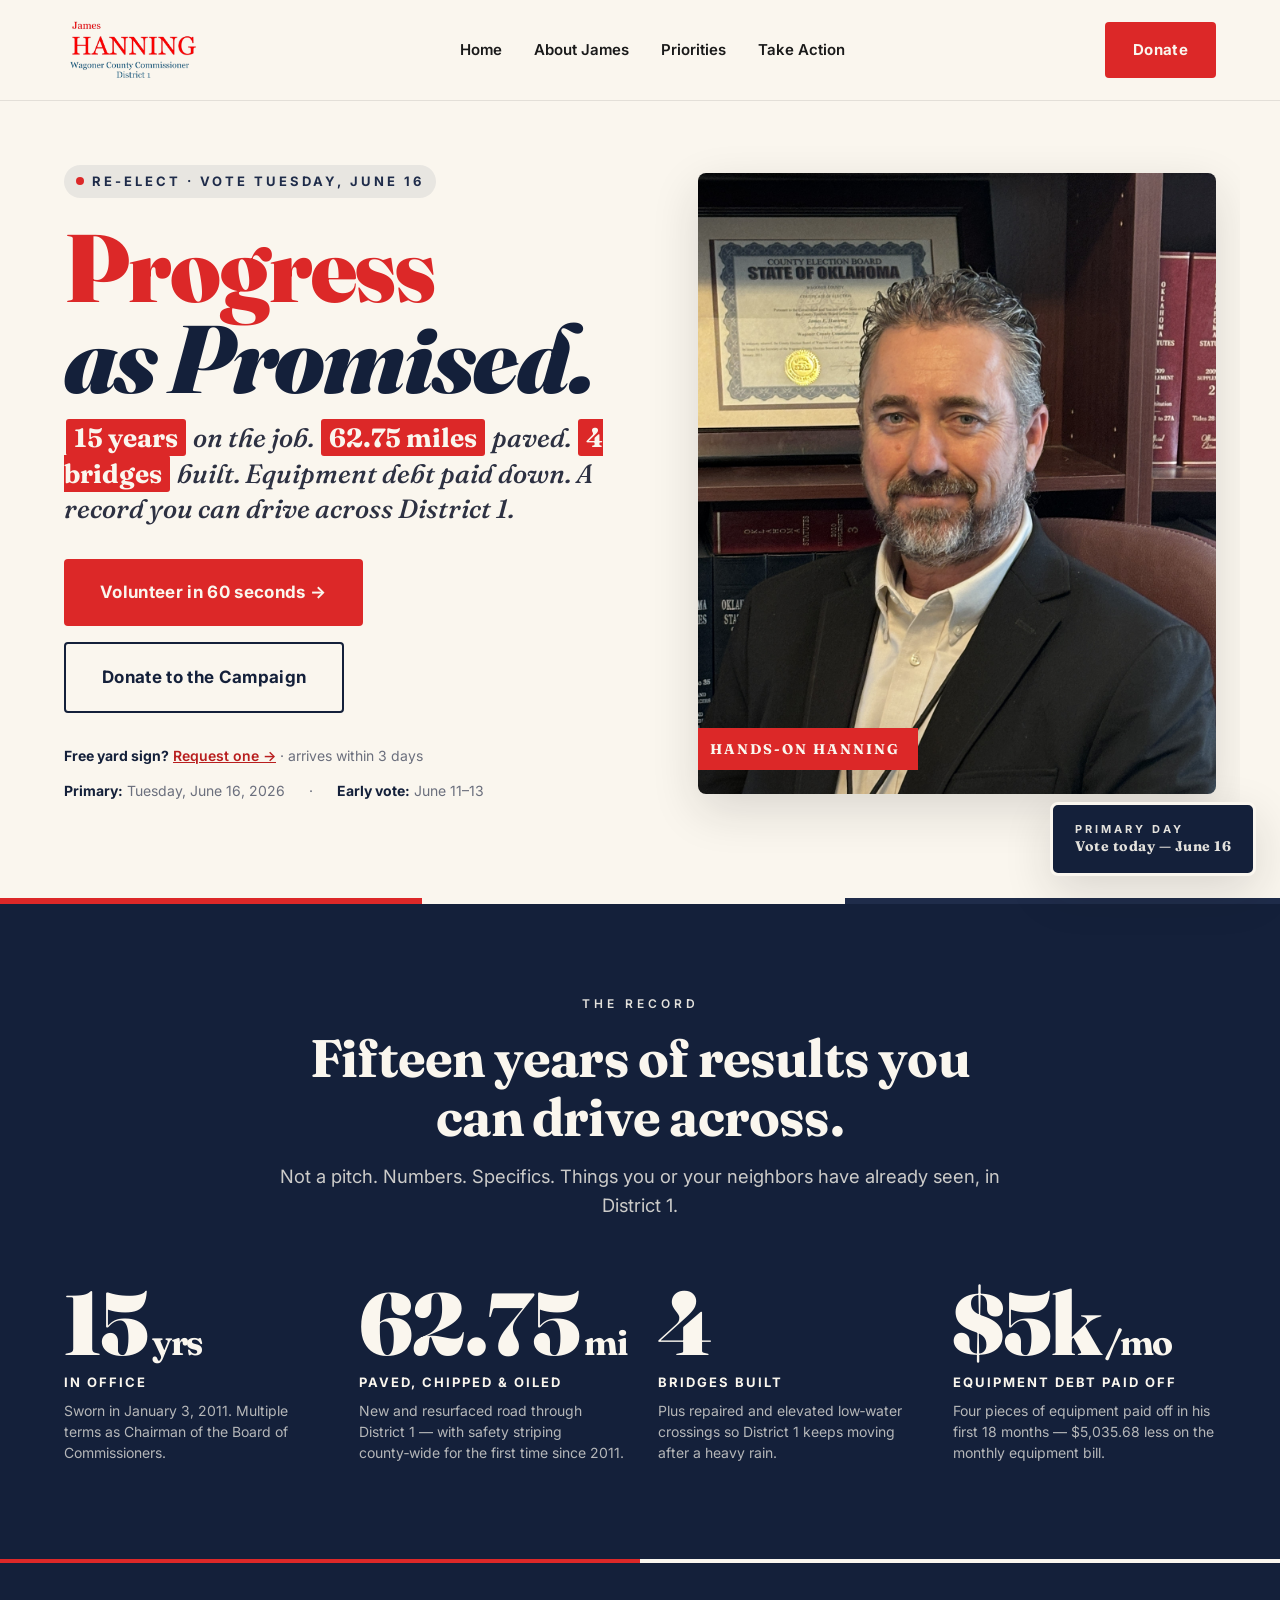
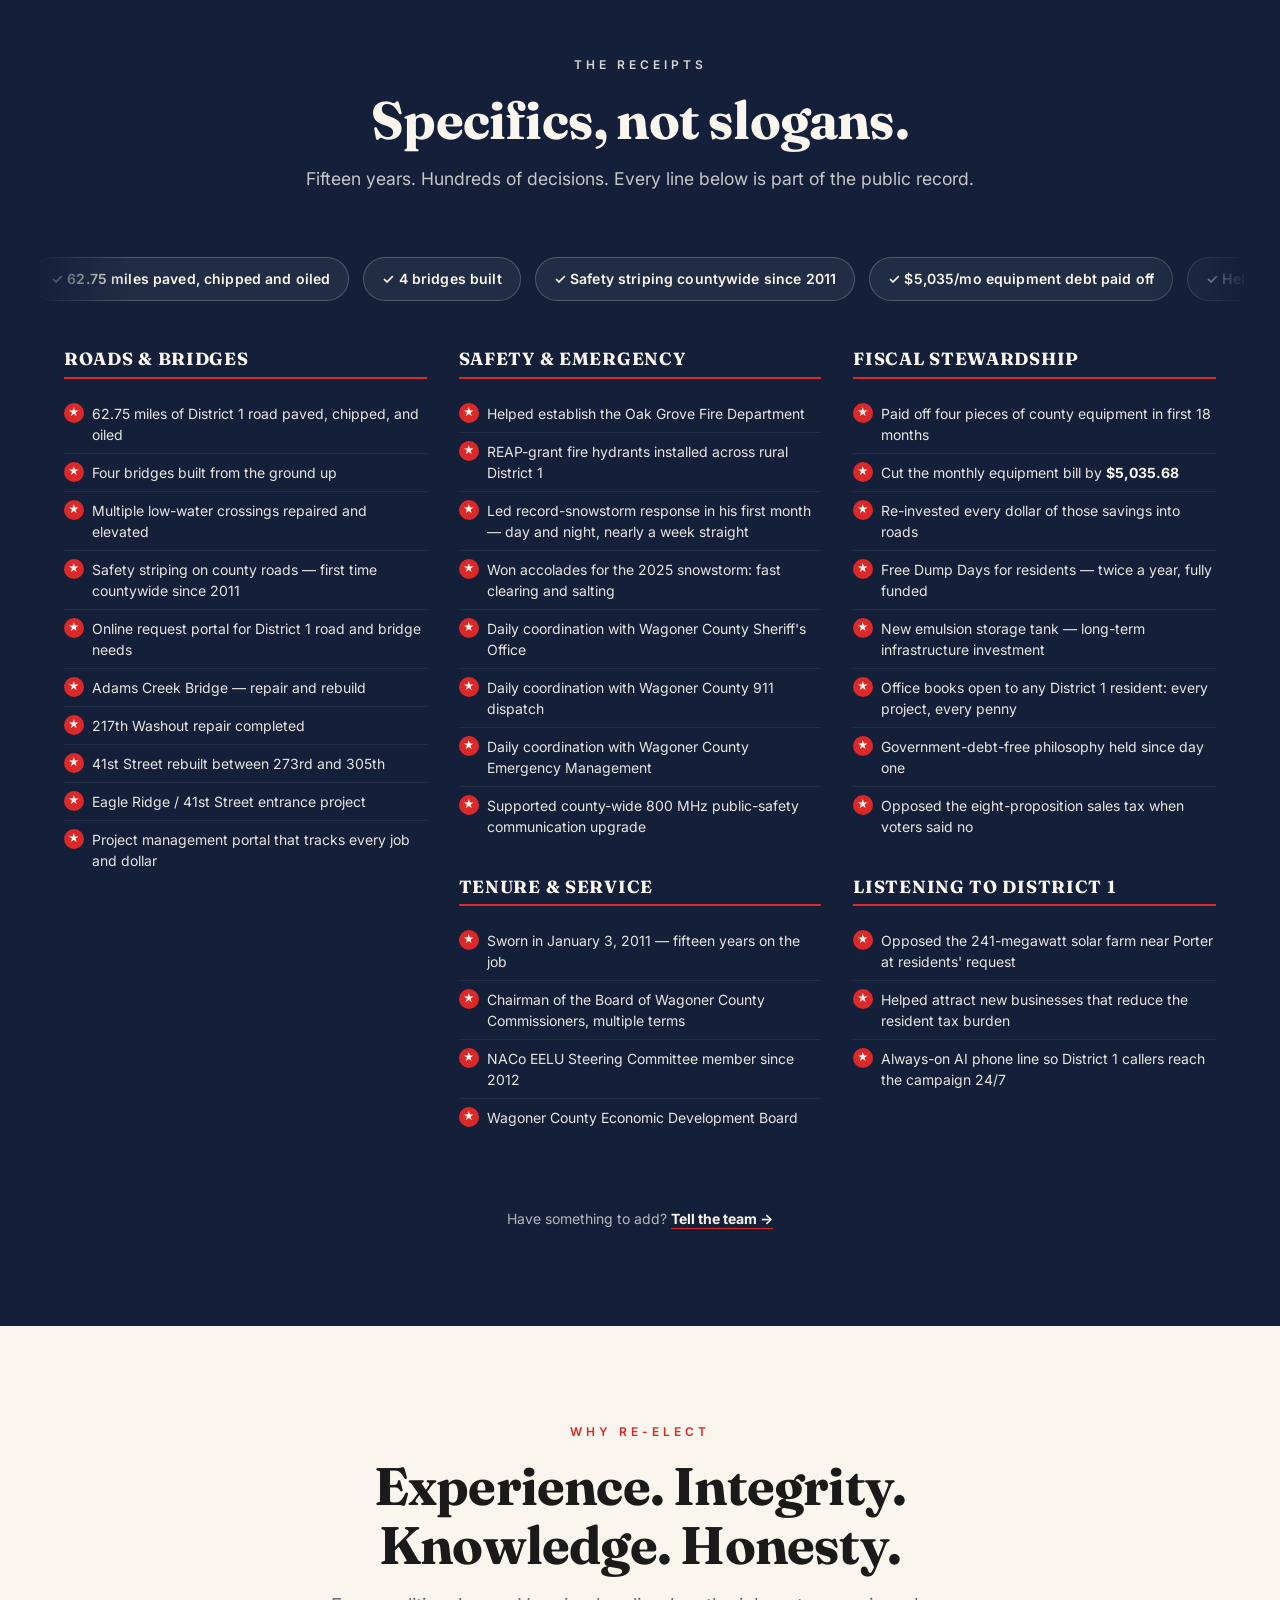
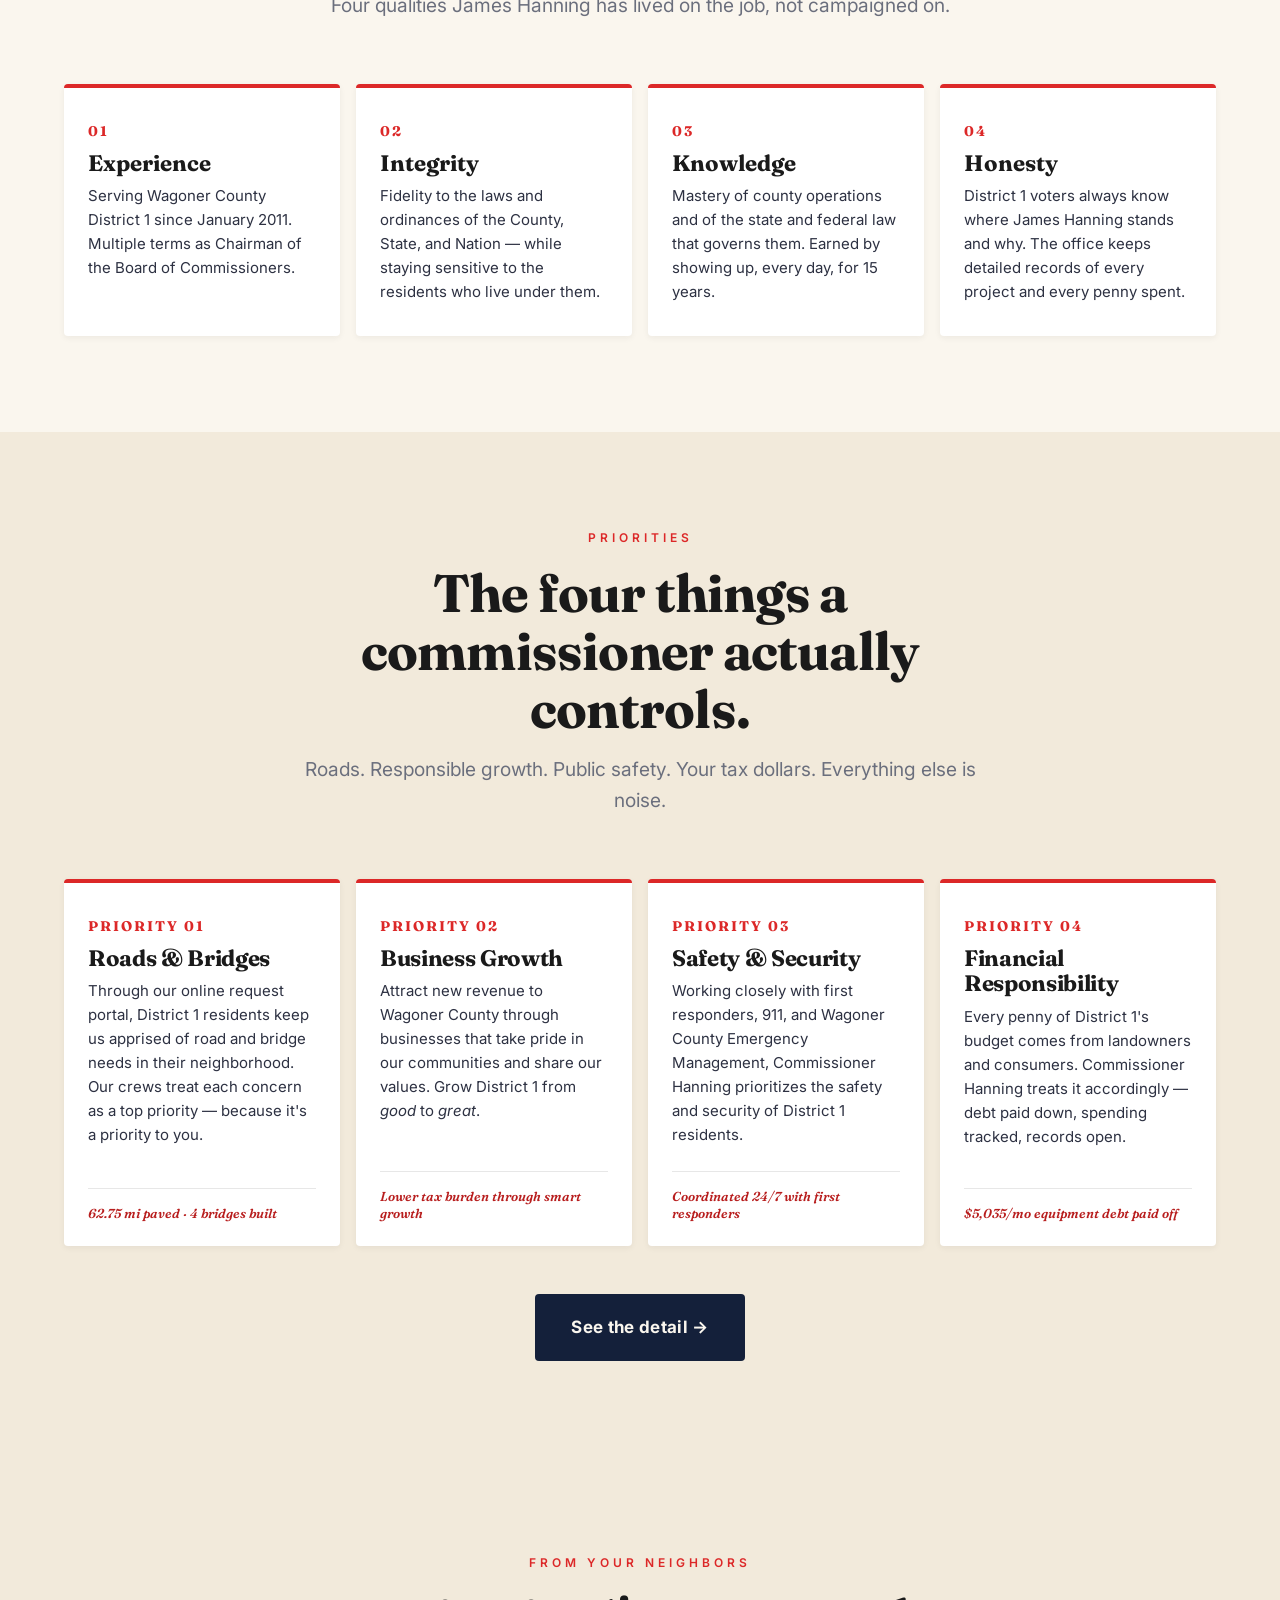
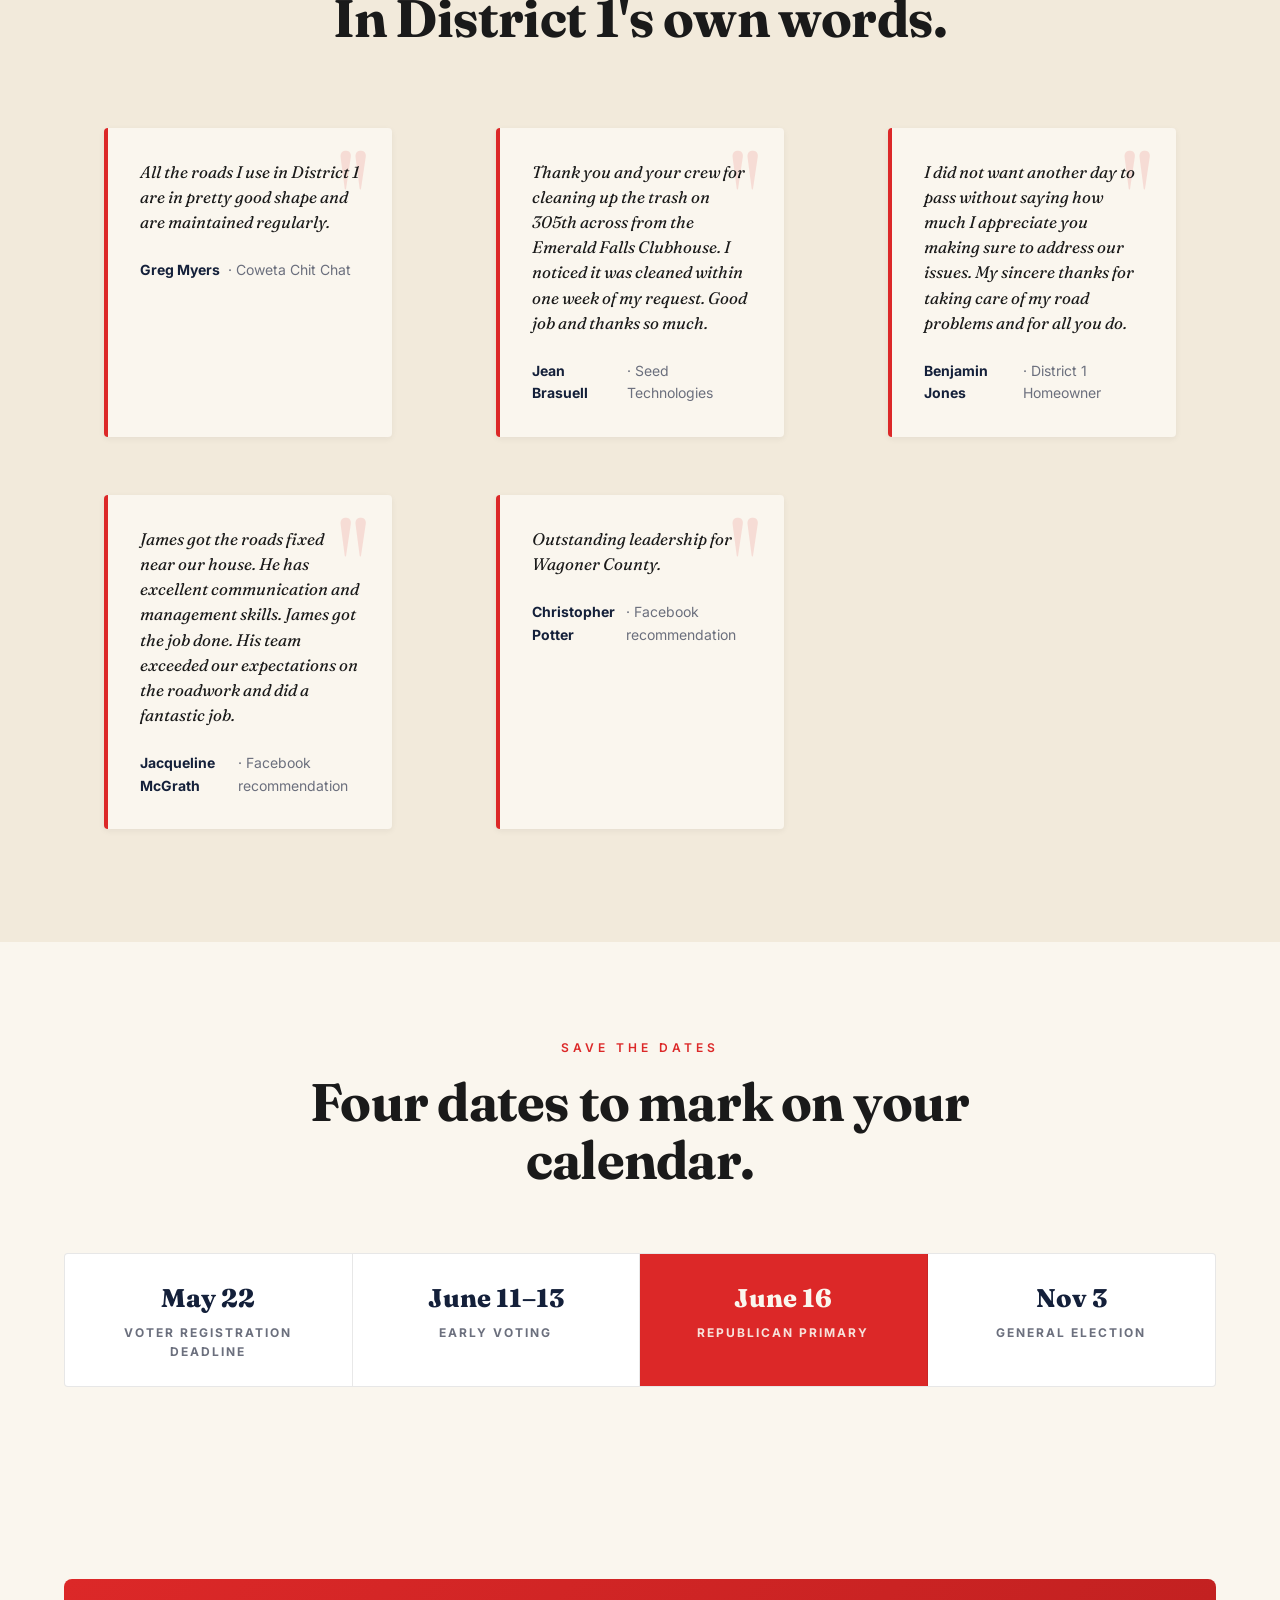
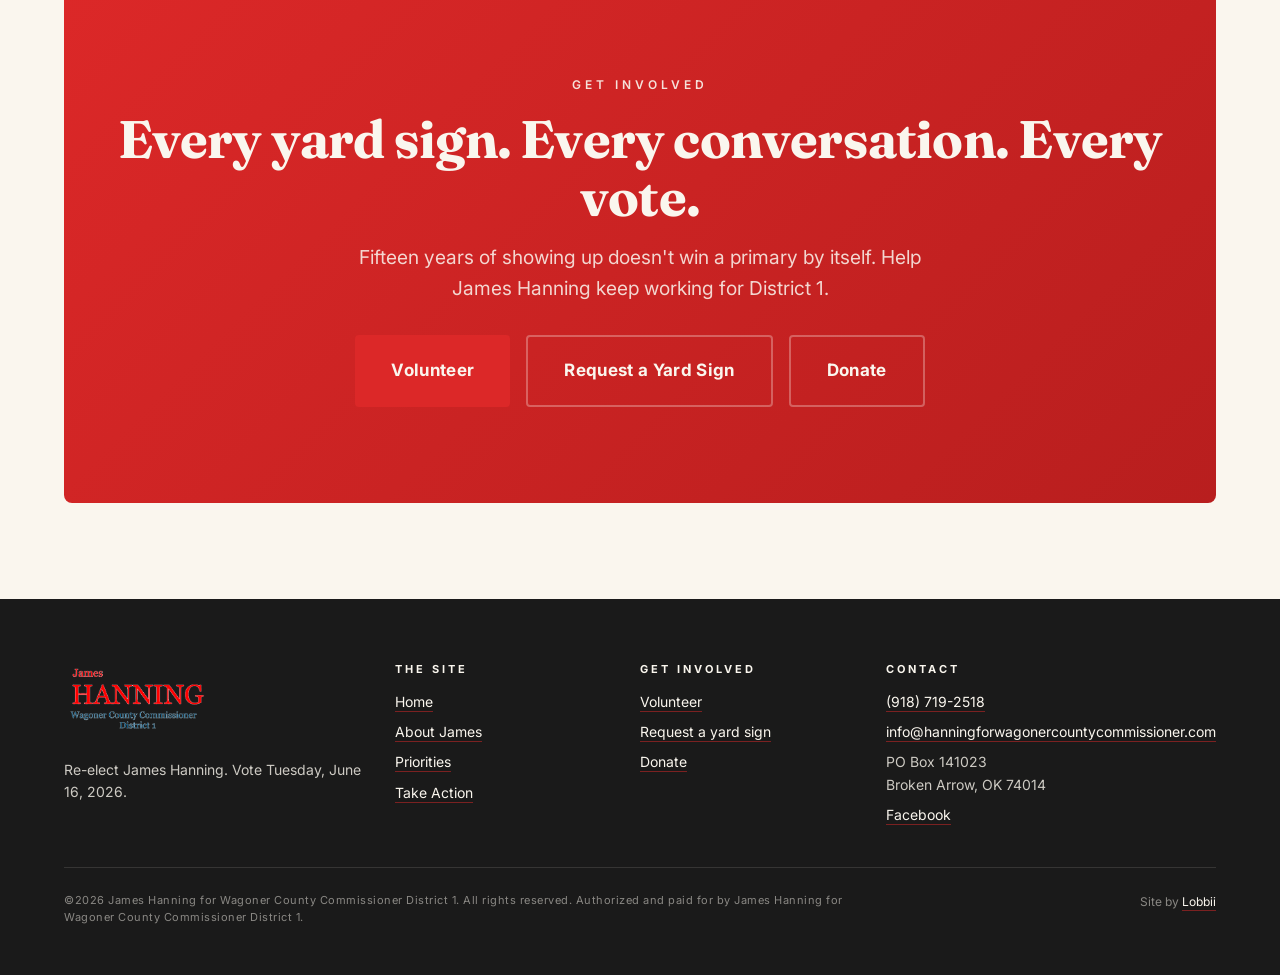
<file: index.html>
<!doctype html>
<html lang="en">
<head>
<meta charset="utf-8">
<meta name="viewport" content="width=device-width,initial-scale=1">
<title>Re-elect James Hanning · Wagoner County Commissioner, District 1</title>
<meta name="description" content="James Hanning has served Wagoner County District 1 since 2011 — 15 years of paved roads, finished bridges, and debt paid down. Vote Tuesday, June 16.">
<meta name="theme-color" content="#C1272D">

<!-- Open Graph / social -->
<meta property="og:type" content="website">
<meta property="og:site_name" content="Hanning for Wagoner County Commissioner, District 1">
<meta property="og:locale" content="en_US">
<meta property="og:title" content="Re-elect James Hanning · Wagoner County Commissioner, District 1">
<meta property="og:description" content="15 years on the job. 62.75 miles paved. 4 bridges built. Equipment debt paid down. Vote Tuesday, June 16, 2026.">
<meta property="og:url" content="https://hanningforwagonercountycommissioner.com/">
<meta property="og:image" content="https://hanningforwagonercountycommissioner.com/assets/img/hanning-portrait.jpg">
<meta property="og:image:alt" content="Commissioner James Hanning, Wagoner County District 1">
<meta property="og:image:width" content="1080">
<meta property="og:image:height" content="1080">
<meta name="twitter:card" content="summary_large_image">
<meta name="twitter:title" content="Re-elect James Hanning · Wagoner County Commissioner, District 1">
<meta name="twitter:description" content="15 years on the job. 62.75 miles paved. 4 bridges built. Vote Tuesday, June 16, 2026.">
<meta name="twitter:image" content="https://hanningforwagonercountycommissioner.com/assets/img/hanning-portrait.jpg">
<link rel="manifest" href="/manifest.json">

<link rel="canonical" href="https://hanningforwagonercountycommissioner.com/">
<meta name="keywords" content="James Hanning, Wagoner County Commissioner, District 1, Wagoner County, Broken Arrow, Coweta, Oklahoma commissioner, June 16 2026 primary, Republican primary Wagoner County, re-elect Hanning, Progress as Promised">
<meta name="author" content="James Hanning for Wagoner County Commissioner District 1">
<link rel="icon" type="image/png" href="/assets/img/logo-2026.png?v=transparent">
<link rel="apple-touch-icon" href="/assets/img/logo-2026.png?v=transparent">
<link rel="preconnect" href="https://fonts.googleapis.com">
<link rel="preconnect" href="https://fonts.gstatic.com" crossorigin>
<link rel="stylesheet" href="https://fonts.googleapis.com/css2?family=Fraunces:ital,opsz,wght@0,9..144,400;0,9..144,600;0,9..144,700;0,9..144,900;1,9..144,500&family=Inter:wght@400;500;600;700&family=Dancing+Script:wght@700&display=swap">
<link rel="stylesheet" href="/assets/css/styles.css?v=20260429f">

<!-- JSON-LD: Person + Organization + Election Event -->
<script type="application/ld+json">
{
  "@context": "https://schema.org",
  "@graph": [
    {
      "@type": "Person",
      "@id": "https://hanningforwagonercountycommissioner.com/#james-hanning",
      "name": "James Hanning",
      "honorificPrefix": "Commissioner",
      "jobTitle": "County Commissioner, District 1",
      "worksFor": {
        "@type": "GovernmentOrganization",
        "name": "Wagoner County, Oklahoma",
        "url": "https://www.wagonercounty.ok.gov/"
      },
      "image": "https://hanningforwagonercountycommissioner.com/assets/img/hanning-portrait.jpg",
      "url": "https://hanningforwagonercountycommissioner.com/",
      "sameAs": [
        "https://www.facebook.com/hanningforwagonerco1"
      ],
      "description": "James Hanning has served as Wagoner County Commissioner for District 1 since January 3, 2011. Multiple terms as Chairman of the Board. Member of the NACo EELU Steering Committee.",
      "address": {
        "@type": "PostalAddress",
        "postOfficeBoxNumber": "141023",
        "addressLocality": "Broken Arrow",
        "addressRegion": "OK",
        "postalCode": "74014",
        "addressCountry": "US"
      },
      "telephone": "+19187192518",
      "email": "info@hanningforwagonercountycommissioner.com"
    },
    {
      "@type": "Organization",
      "@id": "https://hanningforwagonercountycommissioner.com/#committee",
      "name": "James Hanning for Wagoner County Commissioner District 1",
      "alternateName": "Hanning Campaign",
      "url": "https://hanningforwagonercountycommissioner.com/",
      "logo": "https://hanningforwagonercountycommissioner.com/assets/img/logo.png",
      "telephone": "+19187192518",
      "email": "info@hanningforwagonercountycommissioner.com",
      "address": {
        "@type": "PostalAddress",
        "postOfficeBoxNumber": "141023",
        "addressLocality": "Broken Arrow",
        "addressRegion": "OK",
        "postalCode": "74014",
        "addressCountry": "US"
      },
      "sameAs": [
        "https://www.facebook.com/hanningforwagonerco1"
      ]
    },
    {
      "@type": "Event",
      "name": "Wagoner County Republican Primary — Commissioner District 1",
      "startDate": "2026-06-16T07:00:00-05:00",
      "endDate": "2026-06-16T19:00:00-05:00",
      "eventAttendanceMode": "https://schema.org/OfflineEventAttendanceMode",
      "eventStatus": "https://schema.org/EventScheduled",
      "location": {
        "@type": "Place",
        "name": "Wagoner County polling locations",
        "address": {
          "@type": "PostalAddress",
          "addressLocality": "Wagoner County",
          "addressRegion": "OK",
          "addressCountry": "US"
        }
      },
      "description": "Republican primary election for Wagoner County Commissioner, District 1. Polls open 7am to 7pm. Early voting June 11-13.",
      "organizer": {
        "@type": "Organization",
        "name": "Oklahoma State Election Board",
        "url": "https://oklahoma.gov/elections.html"
      }
    },
    {
      "@type": "WebSite",
      "@id": "https://hanningforwagonercountycommissioner.com/#website",
      "url": "https://hanningforwagonercountycommissioner.com/",
      "name": "Hanning for Wagoner County Commissioner, District 1",
      "publisher": { "@id": "https://hanningforwagonercountycommissioner.com/#committee" },
      "inLanguage": "en-US"
    },
    {
      "@type": "WebPage",
      "@id": "https://hanningforwagonercountycommissioner.com/#webpage",
      "url": "https://hanningforwagonercountycommissioner.com/",
      "name": "Re-elect James Hanning · Wagoner County Commissioner, District 1",
      "isPartOf": { "@id": "https://hanningforwagonercountycommissioner.com/#website" },
      "about": { "@id": "https://hanningforwagonercountycommissioner.com/#james-hanning" },
      "primaryImageOfPage": "https://hanningforwagonercountycommissioner.com/assets/img/hanning-portrait.jpg",
      "datePublished": "2026-04-23",
      "dateModified": "2026-04-28",
      "inLanguage": "en-US",
      "description": "Re-elect Commissioner James Hanning. 15 years serving Wagoner County District 1. 62.75 miles of road paved. 4 bridges built. Vote Tuesday, June 16, 2026."
    },
    {
      "@type": "Review",
      "itemReviewed": { "@id": "https://hanningforwagonercountycommissioner.com/#james-hanning" },
      "reviewBody": "All the roads I use in District 1 are in pretty good shape and are maintained regularly.",
      "author": { "@type": "Person", "name": "Greg Myers", "affiliation": "Coweta Chit Chat" }
    },
    {
      "@type": "Review",
      "itemReviewed": { "@id": "https://hanningforwagonercountycommissioner.com/#james-hanning" },
      "reviewBody": "Thank you and your crew for cleaning up the trash on 305th across from the Emerald Falls Clubhouse. I noticed it was cleaned within one week of my request. Good job and thanks so much.",
      "author": { "@type": "Person", "name": "Jean Brasuell", "affiliation": "Seed Technologies" }
    },
    {
      "@type": "Review",
      "itemReviewed": { "@id": "https://hanningforwagonercountycommissioner.com/#james-hanning" },
      "reviewBody": "I did not want another day to pass without saying how much I appreciate you making sure to address our issues. My sincere thanks for taking care of my road problems and for all you do.",
      "author": { "@type": "Person", "name": "Benjamin Jones", "affiliation": "District 1 Homeowner" }
    },
    {
      "@type": "Review",
      "itemReviewed": { "@id": "https://hanningforwagonercountycommissioner.com/#james-hanning" },
      "reviewBody": "James got the roads fixed near our house. He has excellent communication and management skills. James got the job done. His team exceeded our expectations on the roadwork and did a fantastic job.",
      "reviewRating": { "@type": "Rating", "ratingValue": "5", "bestRating": "5" },
      "author": { "@type": "Person", "name": "Jacqueline McGrath" }
    },
    {
      "@type": "Review",
      "itemReviewed": { "@id": "https://hanningforwagonercountycommissioner.com/#james-hanning" },
      "reviewBody": "Outstanding leadership for Wagoner County.",
      "reviewRating": { "@type": "Rating", "ratingValue": "5", "bestRating": "5" },
      "author": { "@type": "Person", "name": "Christopher Potter" }
    }
  ]
}
</script>
</head>
<body>

<!-- NAV -->
<nav class="nav" aria-label="Primary">
  <div class="nav-inner">
    <a class="nav-logo" href="/" aria-label="James Hanning for Wagoner County Commissioner, District 1"><img src="/assets/img/logo-2026.png?v=transparent" alt="James Hanning · Wagoner County Commissioner · District 1"></a>
    <div class="nav-links" id="nav-links">
      <a href="/">Home</a>
      <a href="/about.html">About James</a>
      <a href="/priorities.html">Priorities</a>
      <a href="/take-action.html">Take Action</a>
    </div>
    <div class="nav-cta">
      <a class="btn btn-primary" href="https://donate.stripe.com/aFa8wPct15Y5grP53143S00" rel="noopener">Donate</a>
      <button class="nav-toggle" aria-controls="nav-links" aria-expanded="false" aria-label="Open menu"><span></span></button>
    </div>
  </div>
</nav>

<!-- HERO -->
<header class="hero container">
  <div class="hero-grid">
    <div>
      <span class="hero-eyebrow"><span class="dot"></span>Re-elect · Vote Tuesday, June 16</span>
      <h1 class="hero-title">
        <span class="accent-red">Progress</span><br>
        <span class="accent-navy">as Promised.</span>
      </h1>
      <p class="hero-tagline">
        <strong>15 years</strong> on the job. <strong>62.75 miles</strong> paved. <strong>4 bridges</strong> built. Equipment debt paid down. A record you can drive across District 1.
      </p>
      <div class="hero-ctas">
        <a class="btn btn-primary btn-lg" href="/take-action.html#volunteer">Volunteer in 60 seconds →</a>
        <a class="btn btn-outline btn-lg" href="https://donate.stripe.com/aFa8wPct15Y5grP53143S00" rel="noopener">Donate to the Campaign</a>
      </div>
      <div class="hero-meta">
        <span><strong>Free yard sign?</strong> <a href="/take-action.html#yard-sign" style="color: var(--red-dark); font-weight: 600; text-decoration: underline;">Request one →</a> · arrives within 3 days</span>
      </div>
      <div class="hero-meta" style="margin-top: 12px;">
        <span><strong>Primary:</strong> Tuesday, June 16, 2026</span>
        <span>·</span>
        <span><strong>Early vote:</strong> June 11–13</span>
      </div>
    </div>
    <div class="hero-photo">
      <img src="/assets/img/hanning-portrait.jpg" alt="Commissioner James Hanning, with his certified Oklahoma County Election Board Certificate of Election framed behind him" loading="eager">
      <div class="hero-photo-badge">Hands-on Hanning</div>
    </div>
  </div>
</header>

<!-- RECORD / NUMBERS -->
<section class="record" id="record">
  <div class="container">
    <div class="record-head">
      <p class="eyebrow">The record</p>
      <h2>Fifteen years of results you can drive across.</h2>
      <p class="record-lead">Not a pitch. Numbers. Specifics. Things you or your neighbors have already seen, in District 1.</p>
    </div>
    <div class="record-grid">
      <div>
        <div class="stat-num">15<sub>yrs</sub></div>
        <div class="stat-label">In office</div>
        <div class="stat-detail">Sworn in January 3, 2011. Multiple terms as Chairman of the Board of Commissioners.</div>
      </div>
      <div>
        <div class="stat-num">62.75<sub>mi</sub></div>
        <div class="stat-label">Paved, chipped & oiled</div>
        <div class="stat-detail">New and resurfaced road through District 1 — with safety striping county‑wide for the first time since 2011.</div>
      </div>
      <div>
        <div class="stat-num">4</div>
        <div class="stat-label">Bridges built</div>
        <div class="stat-detail">Plus repaired and elevated low‑water crossings so District 1 keeps moving after a heavy rain.</div>
      </div>
      <div>
        <div class="stat-num">$5k<sub>/mo</sub></div>
        <div class="stat-label">Equipment debt paid off</div>
        <div class="stat-detail">Four pieces of equipment paid off in his first 18 months — $5,035.68 less on the monthly equipment bill.</div>
      </div>
    </div>
  </div>
</section>

<!-- THE RECEIPTS — overwhelming-with-proof scroll -->
<section class="receipts" id="receipts">
  <div class="container">
    <div class="record-head center">
      <p class="eyebrow">The receipts</p>
      <h2>Specifics, not slogans.</h2>
      <p class="record-lead">Fifteen years. Hundreds of decisions. Every line below is part of the public record.</p>
    </div>

    <!-- Auto-scrolling marquee at top — for the overwhelming first impression -->
    <div class="marquee" aria-hidden="true">
      <div class="marquee-track">
        <span class="receipt-pill">✓ 62.75 miles paved, chipped and oiled</span>
        <span class="receipt-pill">✓ 4 bridges built</span>
        <span class="receipt-pill">✓ Safety striping countywide since 2011</span>
        <span class="receipt-pill">✓ $5,035/mo equipment debt paid off</span>
        <span class="receipt-pill">✓ Helped found Oak Grove Fire Dept</span>
        <span class="receipt-pill">✓ Free Dump Days × 2 / yr</span>
        <span class="receipt-pill">✓ Online request portal for residents</span>
        <span class="receipt-pill">✓ NACo EELU committee since 2012</span>
        <span class="receipt-pill">✓ Wagoner Co. Econ Dev Board</span>
        <span class="receipt-pill">✓ Said no to 241-MW Porter solar farm</span>
        <span class="receipt-pill">✓ Said no to 8-prop tax measure</span>
        <span class="receipt-pill">✓ Adams Creek Bridge repair</span>
        <span class="receipt-pill">✓ 217th Washout repair</span>
        <span class="receipt-pill">✓ 41st St. (273rd to 305th)</span>
        <span class="receipt-pill">✓ Eagle Ridge entrance project</span>
        <span class="receipt-pill">✓ REAP-grant fire hydrants</span>
        <span class="receipt-pill">✓ 2025 snowstorm response</span>
        <span class="receipt-pill">✓ Project tracking portal</span>
        <!-- duplicate the set so the marquee loops seamlessly -->
        <span class="receipt-pill">✓ 62.75 miles paved, chipped and oiled</span>
        <span class="receipt-pill">✓ 4 bridges built</span>
        <span class="receipt-pill">✓ Safety striping countywide since 2011</span>
        <span class="receipt-pill">✓ $5,035/mo equipment debt paid off</span>
        <span class="receipt-pill">✓ Helped found Oak Grove Fire Dept</span>
        <span class="receipt-pill">✓ Free Dump Days × 2 / yr</span>
        <span class="receipt-pill">✓ Online request portal for residents</span>
        <span class="receipt-pill">✓ NACo EELU committee since 2012</span>
        <span class="receipt-pill">✓ Wagoner Co. Econ Dev Board</span>
        <span class="receipt-pill">✓ Said no to 241-MW Porter solar farm</span>
      </div>
    </div>

    <!-- Dense, readable list — three columns, every accomplishment we can verify -->
    <div class="receipts-grid">
      <div class="receipts-col">
        <h3 class="receipts-col-head">Roads &amp; Bridges</h3>
        <ul class="receipts-list">
          <li>62.75 miles of District 1 road paved, chipped, and oiled</li>
          <li>Four bridges built from the ground up</li>
          <li>Multiple low-water crossings repaired and elevated</li>
          <li>Safety striping on county roads — first time countywide since 2011</li>
          <li>Online request portal for District 1 road and bridge needs</li>
          <li>Adams Creek Bridge — repair and rebuild</li>
          <li>217th Washout repair completed</li>
          <li>41st Street rebuilt between 273rd and 305th</li>
          <li>Eagle Ridge / 41st Street entrance project</li>
          <li>Project management portal that tracks every job and dollar</li>
        </ul>
      </div>

      <div class="receipts-col">
        <h3 class="receipts-col-head">Safety &amp; Emergency</h3>
        <ul class="receipts-list">
          <li>Helped establish the Oak Grove Fire Department</li>
          <li>REAP-grant fire hydrants installed across rural District 1</li>
          <li>Led record-snowstorm response in his first month — day and night, nearly a week straight</li>
          <li>Won accolades for the 2025 snowstorm: fast clearing and salting</li>
          <li>Daily coordination with Wagoner County Sheriff's Office</li>
          <li>Daily coordination with Wagoner County 911 dispatch</li>
          <li>Daily coordination with Wagoner County Emergency Management</li>
          <li>Supported county-wide 800 MHz public-safety communication upgrade</li>
        </ul>

        <h3 class="receipts-col-head" style="margin-top: var(--s5);">Tenure &amp; Service</h3>
        <ul class="receipts-list">
          <li>Sworn in January 3, 2011 — fifteen years on the job</li>
          <li>Chairman of the Board of Wagoner County Commissioners, multiple terms</li>
          <li>NACo EELU Steering Committee member since 2012</li>
          <li>Wagoner County Economic Development Board</li>
        </ul>
      </div>

      <div class="receipts-col">
        <h3 class="receipts-col-head">Fiscal Stewardship</h3>
        <ul class="receipts-list">
          <li>Paid off four pieces of county equipment in first 18 months</li>
          <li>Cut the monthly equipment bill by <strong>$5,035.68</strong></li>
          <li>Re-invested every dollar of those savings into roads</li>
          <li>Free Dump Days for residents — twice a year, fully funded</li>
          <li>New emulsion storage tank — long-term infrastructure investment</li>
          <li>Office books open to any District 1 resident: every project, every penny</li>
          <li>Government-debt-free philosophy held since day one</li>
          <li>Opposed the eight-proposition sales tax when voters said no</li>
        </ul>

        <h3 class="receipts-col-head" style="margin-top: var(--s5);">Listening to District 1</h3>
        <ul class="receipts-list">
          <li>Opposed the 241-megawatt solar farm near Porter at residents' request</li>
          <li>Helped attract new businesses that reduce the resident tax burden</li>
          <li>Always-on AI phone line so District 1 callers reach the campaign 24/7</li>
        </ul>
      </div>
    </div>

    <p class="receipts-foot">Have something to add? <a href="/take-action.html#volunteer">Tell the team →</a></p>
  </div>
</section>

<!-- WHY RE-ELECT -->
<section class="section">
  <div class="container">
    <div class="record-head center">
      <p class="eyebrow">Why re-elect</p>
      <h2>Experience. Integrity. Knowledge. Honesty.</h2>
      <p class="lead" style="max-width:720px;margin:0 auto;color:var(--muted);">
        Four qualities James Hanning has lived on the job, not campaigned on.
      </p>
    </div>
    <div class="pillars-grid" style="margin-top: var(--s7);">
      <div class="pillar-card">
        <div class="pillar-num">01</div>
        <div class="pillar-title">Experience</div>
        <p class="pillar-body">Serving Wagoner County District 1 since January 2011. Multiple terms as Chairman of the Board of Commissioners.</p>
      </div>
      <div class="pillar-card">
        <div class="pillar-num">02</div>
        <div class="pillar-title">Integrity</div>
        <p class="pillar-body">Fidelity to the laws and ordinances of the County, State, and Nation — while staying sensitive to the residents who live under them.</p>
      </div>
      <div class="pillar-card">
        <div class="pillar-num">03</div>
        <div class="pillar-title">Knowledge</div>
        <p class="pillar-body">Mastery of county operations and of the state and federal law that governs them. Earned by showing up, every day, for 15 years.</p>
      </div>
      <div class="pillar-card">
        <div class="pillar-num">04</div>
        <div class="pillar-title">Honesty</div>
        <p class="pillar-body">District 1 voters always know where James Hanning stands and why. The office keeps detailed records of every project and every penny spent.</p>
      </div>
    </div>
  </div>
</section>

<!-- PRIORITIES -->
<section class="section bg-cream-deep">
  <div class="container">
    <div class="record-head center">
      <p class="eyebrow">Priorities</p>
      <h2>The four things a commissioner actually controls.</h2>
      <p class="lead" style="max-width:720px;margin:0 auto;color:var(--muted);">
        Roads. Responsible growth. Public safety. Your tax dollars. Everything else is noise.
      </p>
    </div>
    <div class="pillars-grid" style="margin-top: var(--s7);">
      <article class="pillar-card pillar-card-priority">
        <div class="pillar-num">PRIORITY 01</div>
        <h3 class="pillar-title">Roads & Bridges</h3>
        <p class="pillar-body">Through our online request portal, District 1 residents keep us apprised of road and bridge needs in their neighborhood. Our crews treat each concern as a top priority — because it's a priority to you.</p>
        <div class="pillar-stat">62.75 mi paved · 4 bridges built</div>
      </article>
      <article class="pillar-card pillar-card-priority">
        <div class="pillar-num">PRIORITY 02</div>
        <h3 class="pillar-title">Business Growth</h3>
        <p class="pillar-body">Attract new revenue to Wagoner County through businesses that take pride in our communities and share our values. Grow District 1 from <em>good</em> to <em>great</em>.</p>
        <div class="pillar-stat">Lower tax burden through smart growth</div>
      </article>
      <article class="pillar-card pillar-card-priority">
        <div class="pillar-num">PRIORITY 03</div>
        <h3 class="pillar-title">Safety & Security</h3>
        <p class="pillar-body">Working closely with first responders, 911, and Wagoner County Emergency Management, Commissioner Hanning prioritizes the safety and security of District 1 residents.</p>
        <div class="pillar-stat">Coordinated 24/7 with first responders</div>
      </article>
      <article class="pillar-card pillar-card-priority">
        <div class="pillar-num">PRIORITY 04</div>
        <h3 class="pillar-title">Financial Responsibility</h3>
        <p class="pillar-body">Every penny of District 1's budget comes from landowners and consumers. Commissioner Hanning treats it accordingly — debt paid down, spending tracked, records open.</p>
        <div class="pillar-stat">$5,035/mo equipment debt paid off</div>
      </article>
    </div>
    <div class="center" style="margin-top: var(--s6);">
      <a class="btn btn-navy btn-lg" href="/priorities.html">See the detail →</a>
    </div>
  </div>
</section>

<!-- TESTIMONIALS -->
<section class="section testimonials">
  <div class="container">
    <div class="record-head center">
      <p class="eyebrow">From your neighbors</p>
      <h2>In District 1's own words.</h2>
    </div>
    <div class="testimonials-grid">
      <figure class="quote">
        <blockquote class="quote-body">All the roads I use in District 1 are in pretty good shape and are maintained regularly.</blockquote>
        <figcaption class="quote-attr"><strong>Greg Myers</strong> · Coweta Chit Chat</figcaption>
      </figure>
      <figure class="quote">
        <blockquote class="quote-body">Thank you and your crew for cleaning up the trash on 305th across from the Emerald Falls Clubhouse. I noticed it was cleaned within one week of my request. Good job and thanks so much.</blockquote>
        <figcaption class="quote-attr"><strong>Jean Brasuell</strong> · Seed Technologies</figcaption>
      </figure>
      <figure class="quote">
        <blockquote class="quote-body">I did not want another day to pass without saying how much I appreciate you making sure to address our issues. My sincere thanks for taking care of my road problems and for all you do.</blockquote>
        <figcaption class="quote-attr"><strong>Benjamin Jones</strong> · District 1 Homeowner</figcaption>
      </figure>
      <figure class="quote">
        <blockquote class="quote-body">James got the roads fixed near our house. He has excellent communication and management skills. James got the job done. His team exceeded our expectations on the roadwork and did a fantastic job.</blockquote>
        <figcaption class="quote-attr"><strong>Jacqueline McGrath</strong> · Facebook recommendation</figcaption>
      </figure>
      <figure class="quote">
        <blockquote class="quote-body">Outstanding leadership for Wagoner County.</blockquote>
        <figcaption class="quote-attr"><strong>Christopher Potter</strong> · Facebook recommendation</figcaption>
      </figure>
    </div>
  </div>
</section>

<!-- IMPORTANT DATES -->
<section class="section">
  <div class="container">
    <div class="record-head center">
      <p class="eyebrow">Save the dates</p>
      <h2>Four dates to mark on your calendar.</h2>
    </div>
    <div class="dates-bar">
      <div class="date-slot">
        <div class="date-value">May 22</div>
        <div class="date-label">Voter registration deadline</div>
      </div>
      <div class="date-slot">
        <div class="date-value">June 11–13</div>
        <div class="date-label">Early voting</div>
      </div>
      <div class="date-slot is-primary">
        <div class="date-value">June 16</div>
        <div class="date-label">Republican primary</div>
      </div>
      <div class="date-slot">
        <div class="date-value">Nov 3</div>
        <div class="date-label">General election</div>
      </div>
    </div>
  </div>
</section>

<!-- CTA -->
<section class="section">
  <div class="container">
    <div class="cta-band">
      <p class="eyebrow" style="color: var(--cream); opacity: 0.9;">Get involved</p>
      <h2>Every yard sign. Every conversation. Every vote.</h2>
      <p class="lead">Fifteen years of showing up doesn't win a primary by itself. Help James Hanning keep working for District 1.</p>
      <div class="btn-row">
        <a class="btn btn-primary btn-lg" href="/take-action.html#volunteer">Volunteer</a>
        <a class="btn btn-ghost btn-lg" href="/take-action.html#yard-sign">Request a Yard Sign</a>
        <a class="btn btn-ghost btn-lg" href="https://donate.stripe.com/aFa8wPct15Y5grP53143S00" rel="noopener">Donate</a>
      </div>
    </div>
  </div>
</section>

<!-- FOOTER -->
<footer class="footer">
  <div class="container">
    <div class="footer-grid">
      <div>
        <img src="/assets/img/logo-2026.png?v=transparent" alt="James Hanning · Wagoner County Commissioner · District 1" class="footer-logo">
        <p style="margin-top: var(--s4);">Re-elect James Hanning. Vote Tuesday, June 16, 2026.</p>
      </div>
      <div>
        <h5>The site</h5>
        <ul>
          <li><a href="/">Home</a></li>
          <li><a href="/about.html">About James</a></li>
          <li><a href="/priorities.html">Priorities</a></li>
          <li><a href="/take-action.html">Take Action</a></li>
        </ul>
      </div>
      <div>
        <h5>Get involved</h5>
        <ul>
          <li><a href="/take-action.html#volunteer">Volunteer</a></li>
          <li><a href="/take-action.html#yard-sign">Request a yard sign</a></li>
          <li><a href="https://donate.stripe.com/aFa8wPct15Y5grP53143S00" rel="noopener">Donate</a></li>
        </ul>
      </div>
      <div>
        <h5>Contact</h5>
        <ul>
          <li><a href="tel:+19187192518">(918) 719-2518</a></li>
          <li><a href="mailto:info@hanningforwagonercountycommissioner.com">info@hanningforwagonercountycommissioner.com</a></li>
          <li>PO Box 141023<br>Broken Arrow, OK 74014</li>
          <li><a href="https://www.facebook.com/hanningforwagonerco1" rel="noopener">Facebook</a></li>
        </ul>
      </div>
    </div>
    <div class="footer-bottom">
      <p class="disclaimer">©2026 James Hanning for Wagoner County Commissioner District 1. All rights reserved. Authorized and paid for by James Hanning for Wagoner County Commissioner District 1.</p>
      <p>Site by <a href="https://lobbii.net" rel="noopener">Lobbii</a></p>
    </div>
  </div>
</footer>

<!-- MOBILE STICKY CTA BAR (visible on small screens only) -->
<nav class="mobile-cta" aria-label="Quick actions">
  <a class="cta-volunteer" href="/take-action.html#volunteer">Volunteer</a>
  <a class="cta-donate" href="https://donate.stripe.com/aFa8wPct15Y5grP53143S00" rel="noopener">Donate</a>
  <a class="cta-yard" href="/take-action.html#yard-sign">Yard Sign</a>
</nav>

<!-- COUNTDOWN (massive, corner) -->
<aside class="countdown" aria-label="Days until the Republican primary on June 16, 2026"></aside>

<script src="/assets/js/main.js?v=20260429c" defer></script>
</body>
</html>
</file>
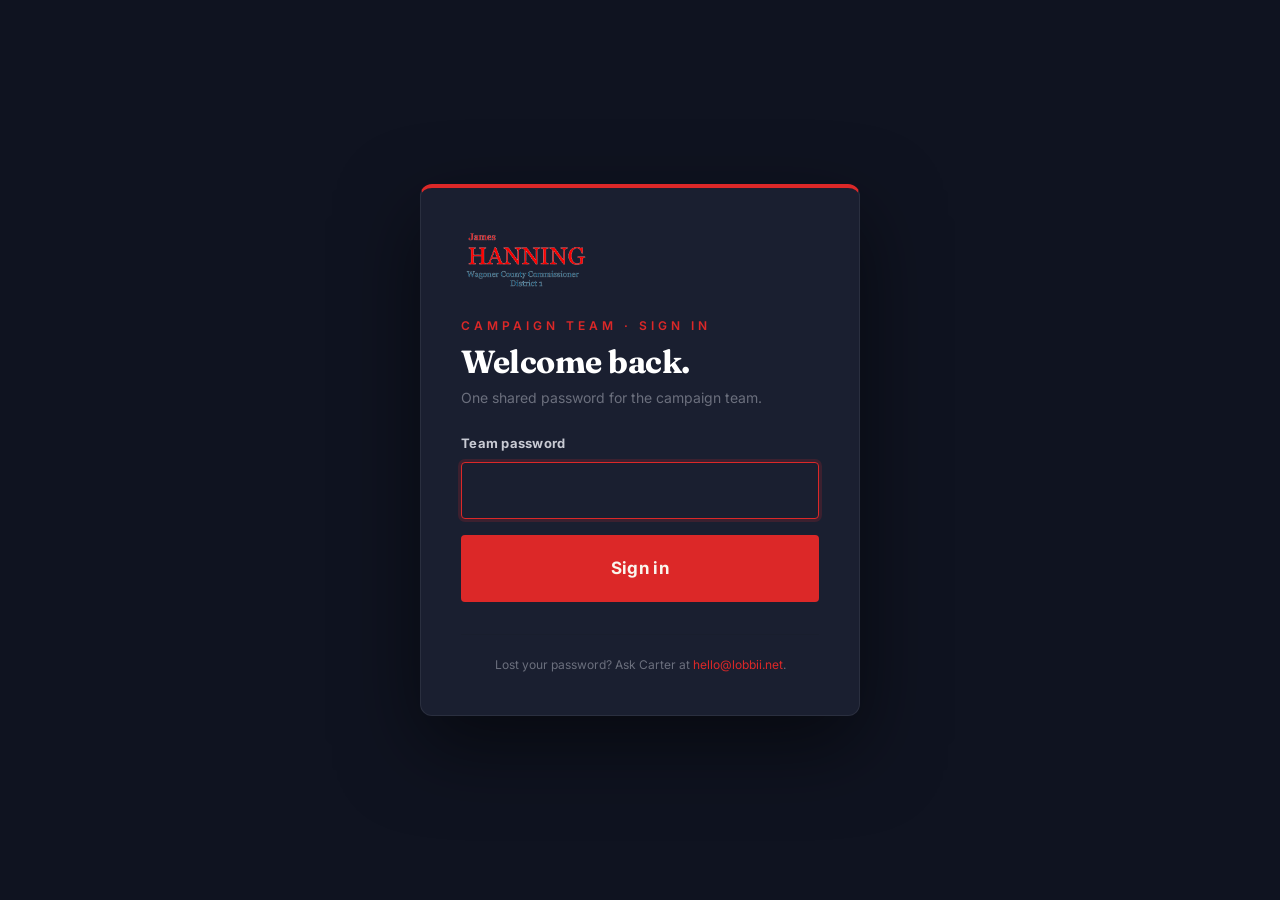
<file: team/index.html>
<!doctype html>
<html lang="en">
<head>
<meta charset="utf-8">
<meta name="viewport" content="width=device-width,initial-scale=1">
<title>Team login · Hanning 2026</title>
<meta name="robots" content="noindex,nofollow">
<meta name="theme-color" content="#C1272D">
<link rel="icon" type="image/png" href="/assets/img/logo-2026.png?v=transparent">
<link rel="preconnect" href="https://fonts.googleapis.com">
<link rel="preconnect" href="https://fonts.gstatic.com" crossorigin>
<link rel="stylesheet" href="https://fonts.googleapis.com/css2?family=Fraunces:ital,opsz,wght@0,9..144,700;0,9..144,900&family=Inter:wght@400;500;600;700&display=swap">
<link rel="stylesheet" href="/assets/css/styles.css?v=20260429f">
<link rel="stylesheet" href="/team/team.css?v=20260429c">
</head>
<body class="team-shell">

<main class="login-card-wrap">
  <form class="login-card" id="login-form" autocomplete="off" novalidate>
    <img src="/assets/img/logo-2026.png?v=transparent" alt="HANNING · Wagoner County · District 1" class="login-logo">
    <p class="eyebrow" style="margin-bottom: 8px;">Campaign team · Sign in</p>
    <h1 style="font-size: 2rem; margin-bottom: 8px;">Welcome back.</h1>
    <p style="color: var(--muted); font-size: 14px; margin-bottom: 24px;">
      One shared password for the campaign team.
    </p>

    <div class="form-group" style="margin-bottom: 16px;">
      <label for="pwd">Team password</label>
      <input class="form-control" id="pwd" name="password" type="password" required autocomplete="current-password" autofocus>
    </div>

    <button type="submit" class="btn btn-primary btn-lg" style="width: 100%;">Sign in</button>
    <p class="form-status" role="status" style="margin-top: 16px;"></p>

    <div style="margin-top: 32px; padding-top: 20px; border-top: 1px solid var(--line); font-size: 12px; color: var(--muted); text-align: center;">
      Lost your password? Ask Carter at <a href="mailto:hello@lobbii.net">hello@lobbii.net</a>.
    </div>
  </form>
</main>

<script>
  (() => {
    const form = document.getElementById('login-form');
    const status = form.querySelector('.form-status');
    const btn = form.querySelector('button[type="submit"]');

    form.addEventListener('submit', async (e) => {
      e.preventDefault();
      const password = form.querySelector('#pwd').value;
      btn.disabled = true; btn.textContent = 'Checking…';
      status.className = 'form-status';
      status.textContent = '';
      try {
        const res = await fetch('/.netlify/functions/team-login', {
          method: 'POST',
          credentials: 'include',
          headers: { 'Content-Type': 'application/json' },
          body: JSON.stringify({ password }),
        });
        if (res.ok) {
          window.location.href = '/team/dashboard.html';
          return;
        }
        if (res.status === 401) {
          status.className = 'form-status is-error';
          status.textContent = 'That password didn\'t work. Try again.';
        } else {
          status.className = 'form-status is-error';
          status.textContent = 'Something went wrong. Try again in a moment.';
        }
      } catch (err) {
        status.className = 'form-status is-error';
        status.textContent = 'Network error. Try again.';
      } finally {
        btn.disabled = false; btn.textContent = 'Sign in';
      }
    });
  })();
</script>
</body>
</html>
</file>
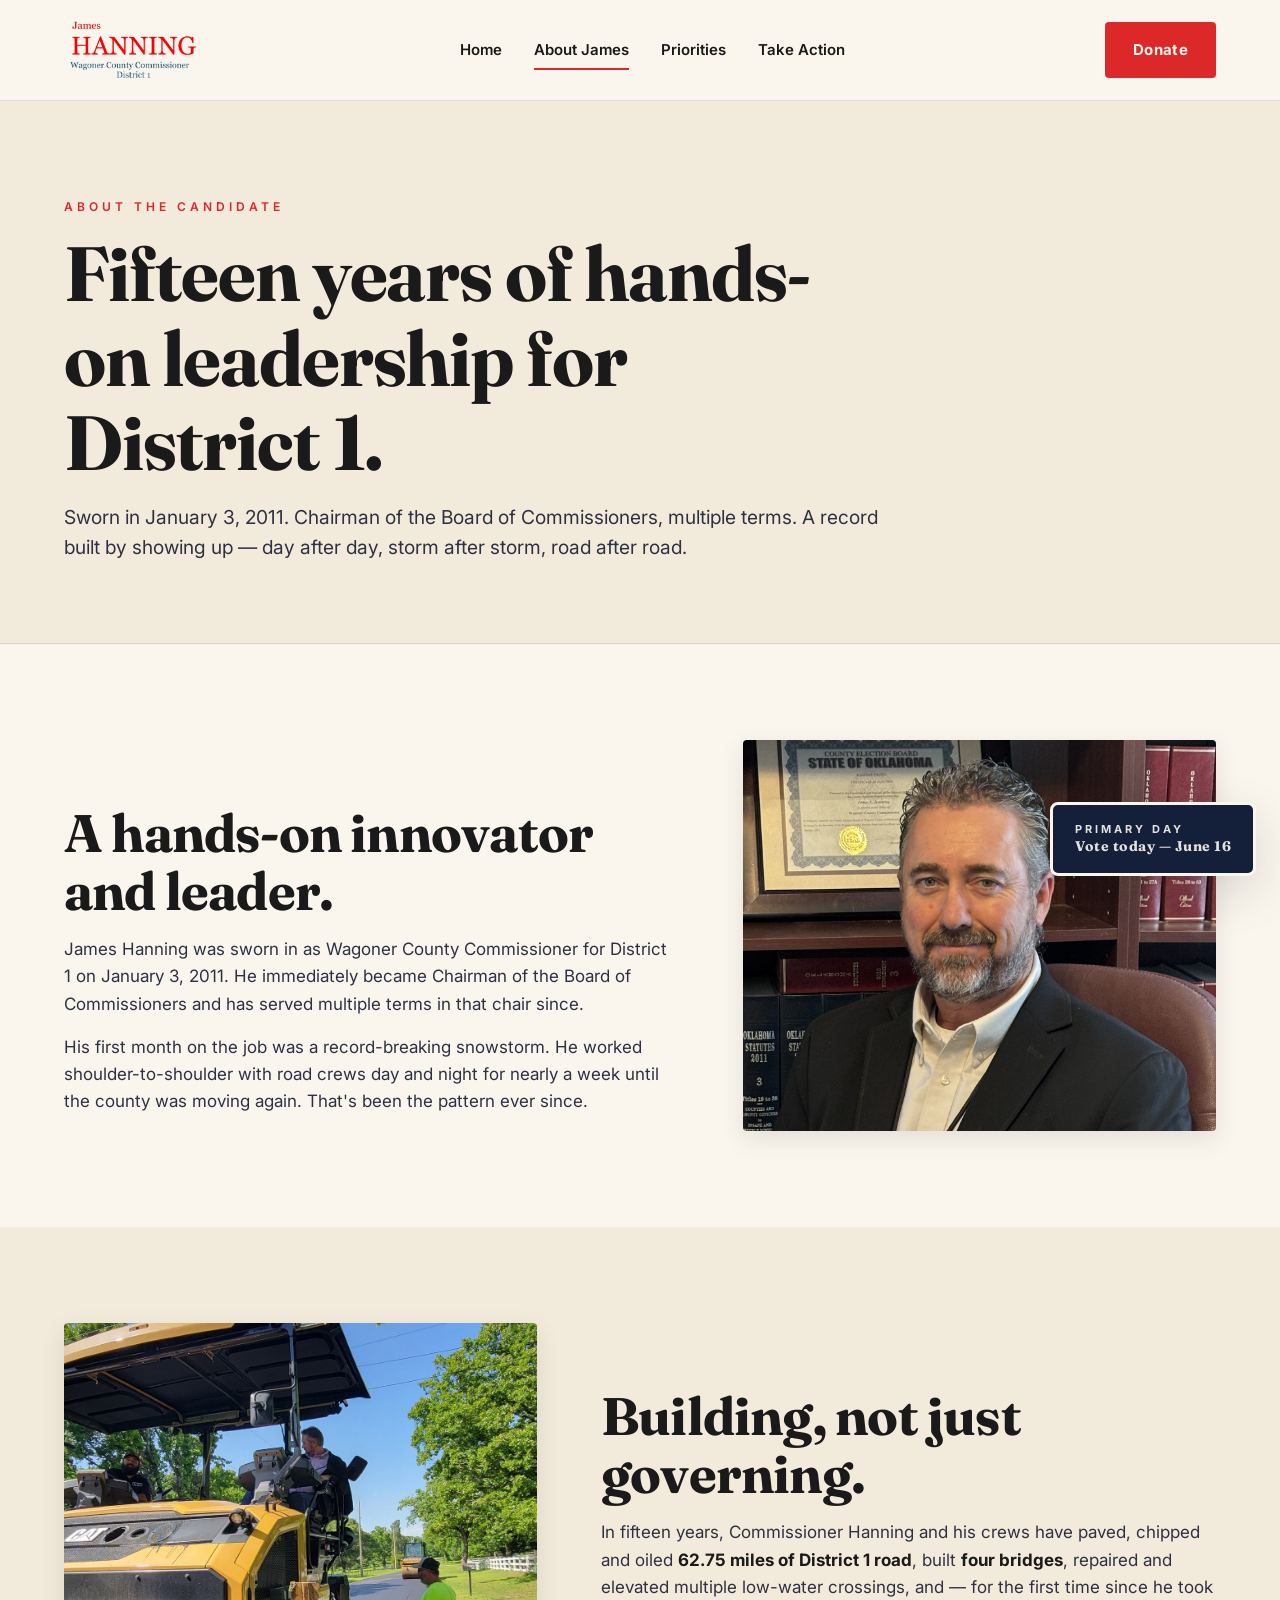
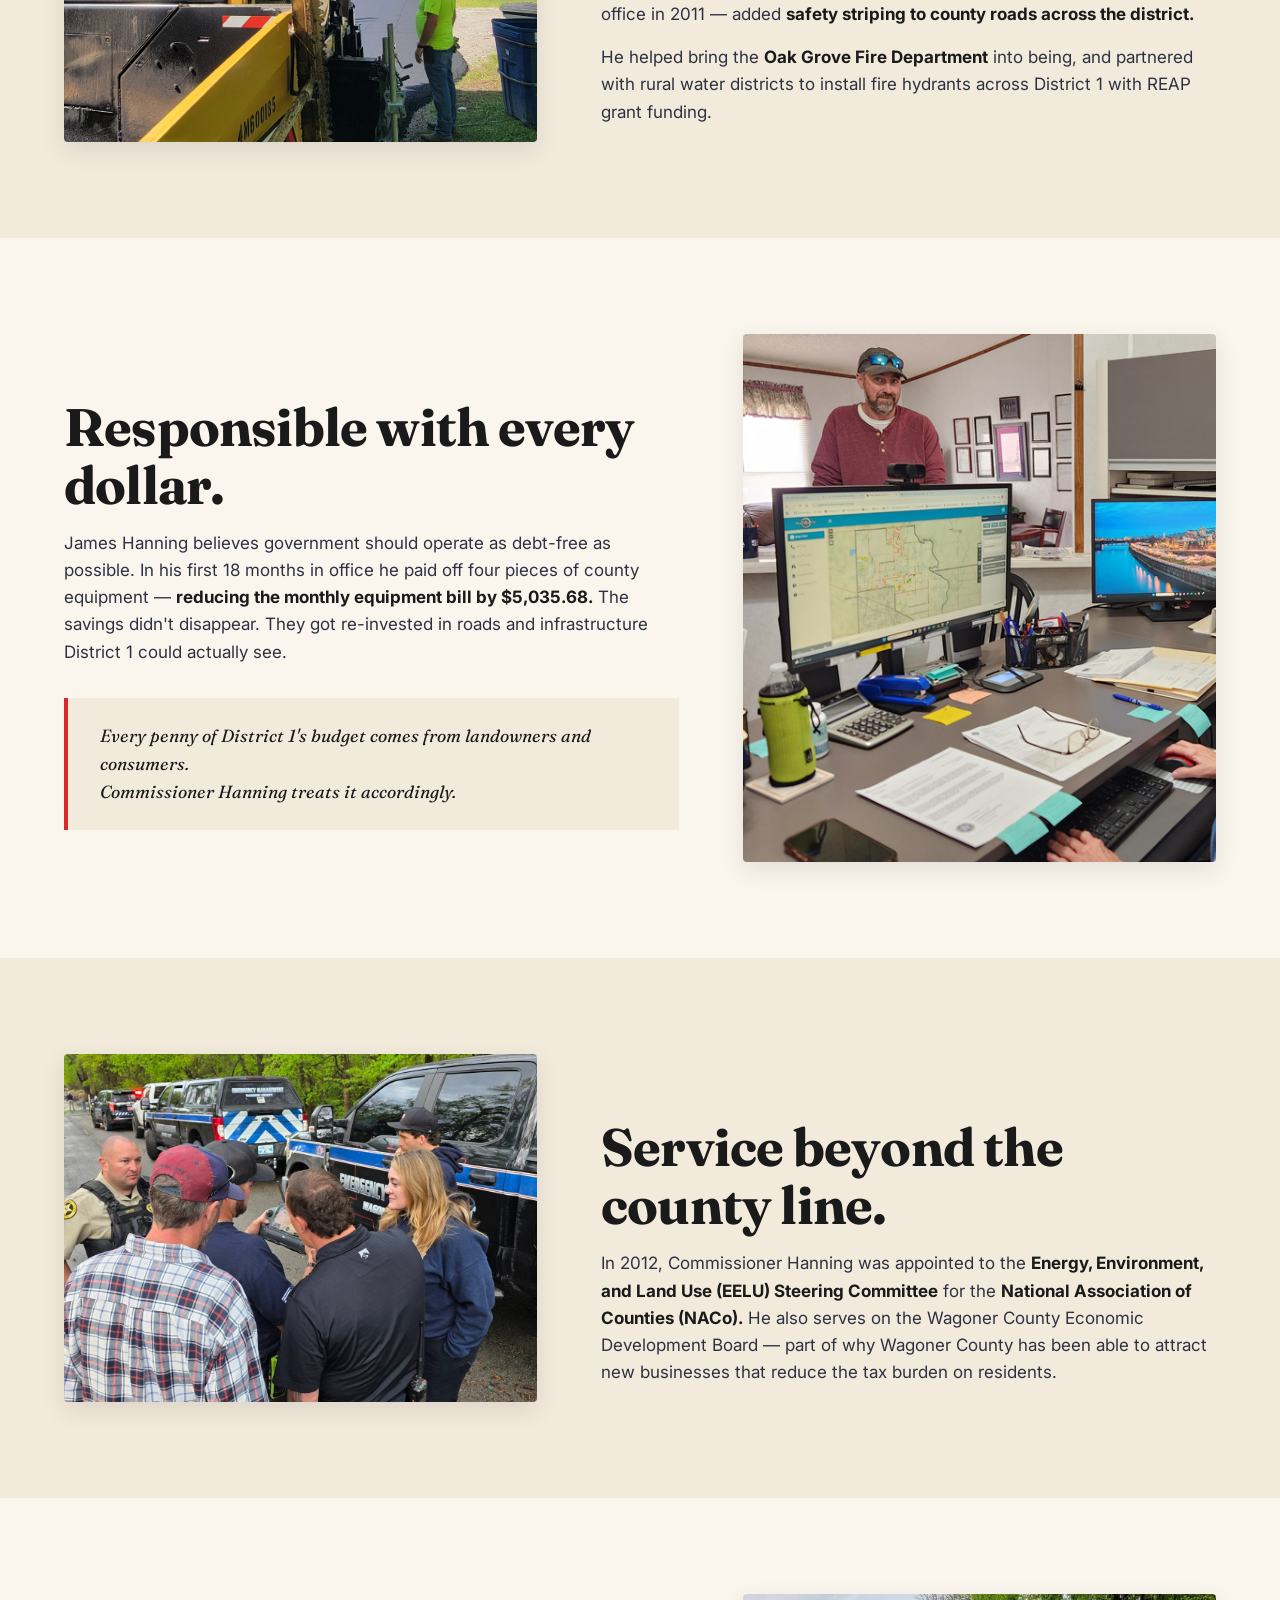
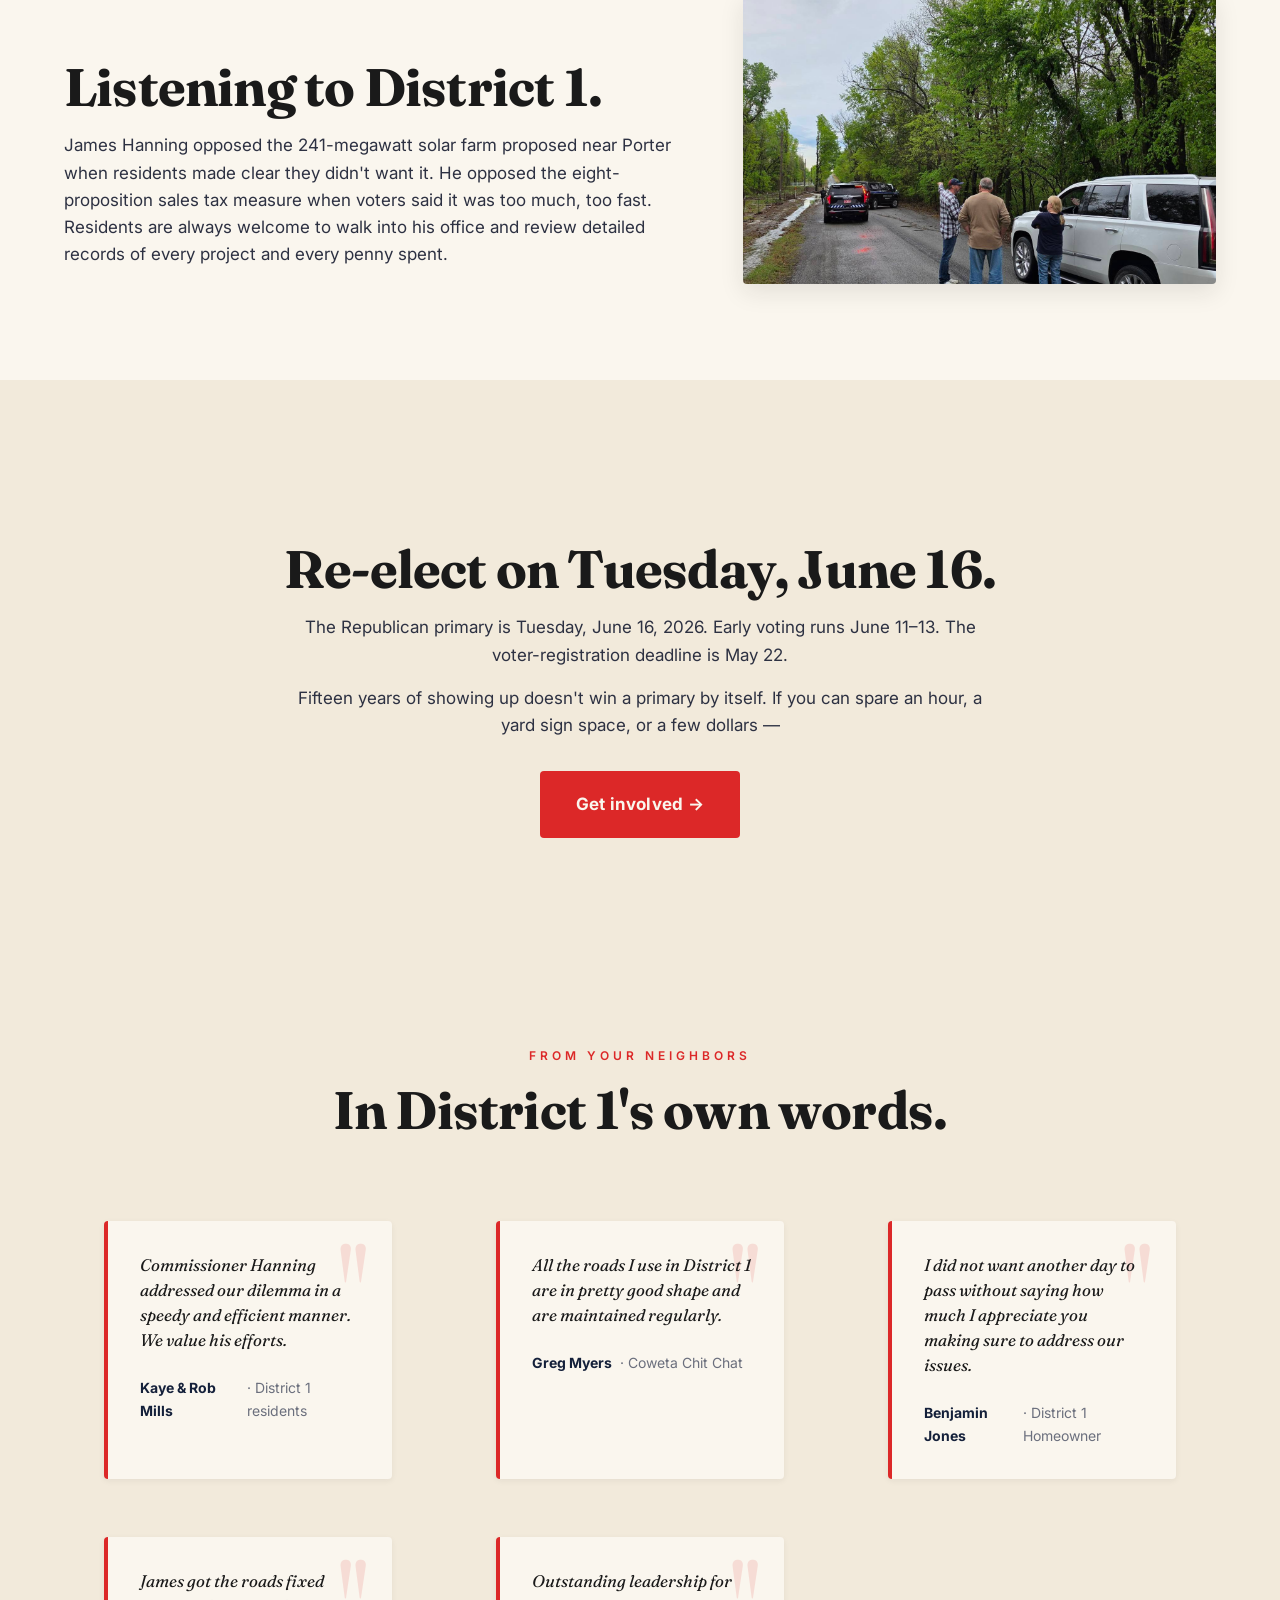
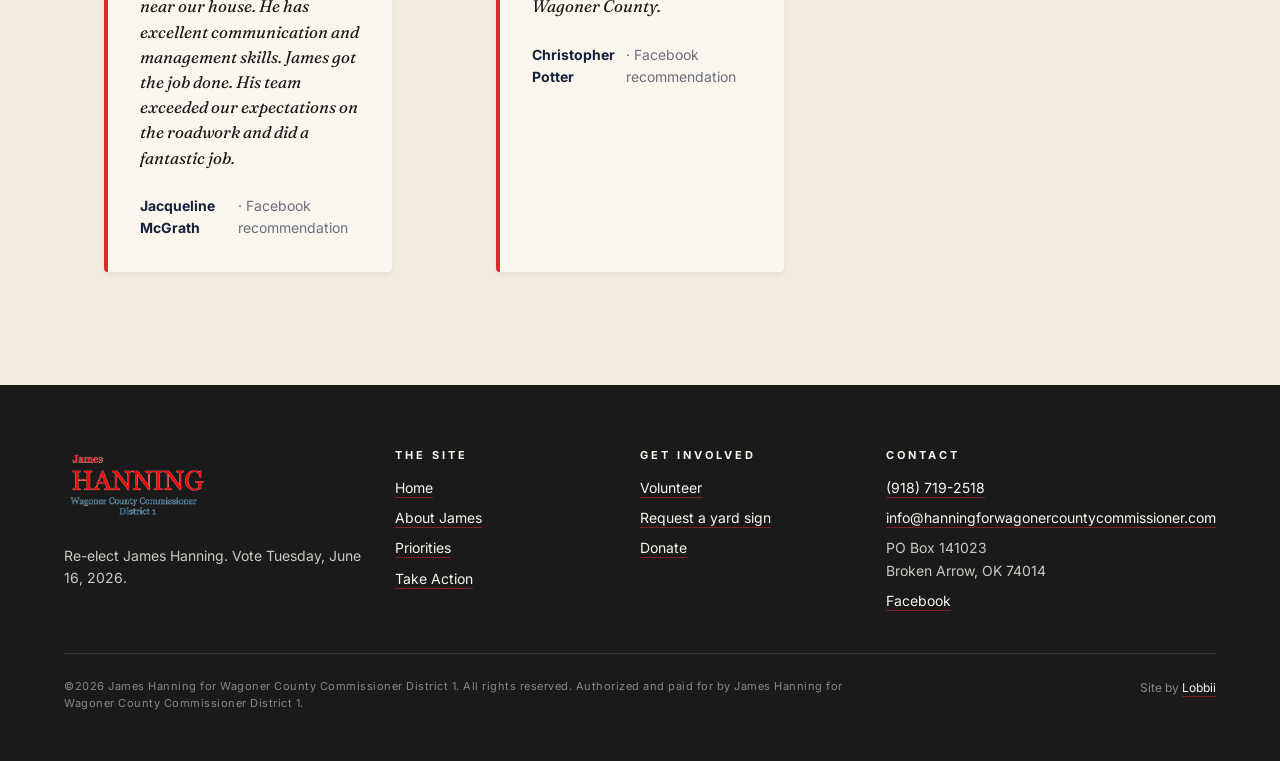
<file: about.html>
<!doctype html>
<html lang="en">
<head>
<meta charset="utf-8">
<meta name="viewport" content="width=device-width,initial-scale=1">
<title>About James Hanning · Wagoner County Commissioner, District 1</title>
<meta name="description" content="James Hanning was sworn in as Wagoner County Commissioner District 1 in January 2011. Fifteen years of delivering roads, bridges, and responsible spending. Vote Tuesday, June 16, 2026.">
<meta name="keywords" content="James Hanning, Hanning bio, Wagoner County Commissioner, District 1, Broken Arrow, Coweta, Oklahoma county commissioner, NACo EELU, hands-on Hanning, Progress as Promised">
<meta name="author" content="James Hanning for Wagoner County Commissioner District 1">
<meta name="theme-color" content="#C1272D">
<link rel="canonical" href="https://hanningforwagonercountycommissioner.com/about.html">

<meta property="og:type" content="profile">
<meta property="og:site_name" content="Hanning for Wagoner County Commissioner, District 1">
<meta property="og:locale" content="en_US">
<meta property="og:title" content="About James Hanning · Wagoner County Commissioner, District 1">
<meta property="og:description" content="15 years of hands-on leadership. Sworn in Jan 3, 2011. Multiple terms as Chairman. NACo EELU committee. Vote Tuesday, June 16, 2026.">
<meta property="og:url" content="https://hanningforwagonercountycommissioner.com/about.html">
<meta property="og:image" content="https://hanningforwagonercountycommissioner.com/assets/img/hanning-portrait.jpg">
<meta property="og:image:alt" content="Commissioner James Hanning, Wagoner County District 1">
<meta name="twitter:card" content="summary_large_image">
<meta name="twitter:title" content="About James Hanning · Wagoner County Commissioner, District 1">
<meta name="twitter:description" content="15 years of hands-on leadership for District 1. Vote June 16, 2026.">
<meta name="twitter:image" content="https://hanningforwagonercountycommissioner.com/assets/img/hanning-portrait.jpg">

<link rel="icon" type="image/png" href="/assets/img/logo-2026.png?v=transparent">
<link rel="apple-touch-icon" href="/assets/img/logo-2026.png?v=transparent">
<link rel="manifest" href="/manifest.json">
<link rel="preconnect" href="https://fonts.googleapis.com">
<link rel="preconnect" href="https://fonts.gstatic.com" crossorigin>
<link rel="stylesheet" href="https://fonts.googleapis.com/css2?family=Fraunces:ital,opsz,wght@0,9..144,400;0,9..144,600;0,9..144,700;0,9..144,900;1,9..144,500&family=Inter:wght@400;500;600;700&family=Dancing+Script:wght@700&display=swap">
<link rel="stylesheet" href="/assets/css/styles.css?v=20260429f">

<script type="application/ld+json">
{
  "@context": "https://schema.org",
  "@graph": [
    {
      "@type": "AboutPage",
      "@id": "https://hanningforwagonercountycommissioner.com/about.html#webpage",
      "url": "https://hanningforwagonercountycommissioner.com/about.html",
      "name": "About James Hanning · Wagoner County Commissioner, District 1",
      "description": "Bio of Commissioner James Hanning. Fifteen years of leadership in Wagoner County District 1.",
      "inLanguage": "en-US",
      "datePublished": "2026-04-23",
      "dateModified": "2026-04-28",
      "primaryImageOfPage": "https://hanningforwagonercountycommissioner.com/assets/img/hanning-portrait.jpg",
      "mainEntity": { "@id": "https://hanningforwagonercountycommissioner.com/#james-hanning" }
    },
    {
      "@type": "BreadcrumbList",
      "itemListElement": [
        { "@type": "ListItem", "position": 1, "name": "Home", "item": "https://hanningforwagonercountycommissioner.com/" },
        { "@type": "ListItem", "position": 2, "name": "About James", "item": "https://hanningforwagonercountycommissioner.com/about.html" }
      ]
    },
    {
      "@type": "Person",
      "@id": "https://hanningforwagonercountycommissioner.com/#james-hanning",
      "name": "James Hanning",
      "honorificPrefix": "Commissioner",
      "jobTitle": "County Commissioner, District 1",
      "image": "https://hanningforwagonercountycommissioner.com/assets/img/hanning-portrait.jpg",
      "url": "https://hanningforwagonercountycommissioner.com/",
      "sameAs": [ "https://www.facebook.com/hanningforwagonerco1" ],
      "memberOf": [
        { "@type": "Organization", "name": "National Association of Counties (NACo) EELU Steering Committee" },
        { "@type": "Organization", "name": "Wagoner County Economic Development Board" }
      ],
      "telephone": "+19187192518",
      "email": "info@hanningforwagonercountycommissioner.com",
      "address": {
        "@type": "PostalAddress",
        "postOfficeBoxNumber": "141023",
        "addressLocality": "Broken Arrow",
        "addressRegion": "OK",
        "postalCode": "74014",
        "addressCountry": "US"
      },
      "description": "Sworn in as Wagoner County District 1 Commissioner on January 3, 2011. Multiple terms as Chairman. Led record snowstorm response, paved 62.75 miles of road, built 4 bridges, paid off $5,035/month in equipment debt."
    }
  ]
}
</script>
</head>
<body>

<nav class="nav" aria-label="Primary">
  <div class="nav-inner">
    <a class="nav-logo" href="/" aria-label="James Hanning for Wagoner County Commissioner, District 1"><img src="/assets/img/logo-2026.png?v=transparent" alt="James Hanning · Wagoner County Commissioner · District 1"></a>
    <div class="nav-links" id="nav-links">
      <a href="/">Home</a>
      <a href="/about.html">About James</a>
      <a href="/priorities.html">Priorities</a>
      <a href="/take-action.html">Take Action</a>
    </div>
    <div class="nav-cta">
      <a class="btn btn-primary" href="https://donate.stripe.com/aFa8wPct15Y5grP53143S00" rel="noopener">Donate</a>
      <button class="nav-toggle" aria-controls="nav-links" aria-expanded="false" aria-label="Open menu"><span></span></button>
    </div>
  </div>
</nav>

<header class="page-head">
  <div class="container">
    <div style="max-width: 820px;">
      <p class="eyebrow">About the candidate</p>
      <h1>Fifteen years of hands-on leadership for District 1.</h1>
      <p class="lead">Sworn in January 3, 2011. Chairman of the Board of Commissioners, multiple terms. A record built by showing up — day after day, storm after storm, road after road.</p>
    </div>
  </div>
</header>

<!-- Section 1: text LEFT / photo RIGHT -->
<section class="section">
  <div class="container">
    <div class="two-col is-centered">
      <div class="prose">
        <h2>A hands-on innovator and leader.</h2>
        <p>
          James Hanning was sworn in as Wagoner County Commissioner for District 1 on January 3, 2011.
          He immediately became Chairman of the Board of Commissioners and has served multiple terms in that chair since.
        </p>
        <p>
          His first month on the job was a record-breaking snowstorm. He worked shoulder-to-shoulder with road crews
          day and night for nearly a week until the county was moving again. That's been the pattern ever since.
        </p>
      </div>
      <aside>
        <div class="aside-frame"><img src="/assets/img/hanning-portrait.jpg" alt="Commissioner James Hanning, with his Oklahoma County Election Board Certificate of Election framed behind him" loading="lazy"></div>
      </aside>
    </div>
  </div>
</section>

<!-- Section 2: photo LEFT / text RIGHT -->
<section class="section bg-cream-deep">
  <div class="container">
    <div class="two-col is-flipped is-centered">
      <aside>
        <div class="aside-frame is-wide"><img src="/assets/img/paver-dist1.jpg" alt="Commissioner Hanning at the controls of a CAT paver labeled 'Property of Dist 1, Wagoner Co.' on a District 1 road project" loading="lazy"></div>
      </aside>
      <div class="prose">
        <h2>Building, not just governing.</h2>
        <p>
          In fifteen years, Commissioner Hanning and his crews have paved, chipped and oiled
          <strong>62.75 miles of District 1 road</strong>, built <strong>four bridges</strong>, repaired and elevated
          multiple low-water crossings, and — for the first time since he took office in 2011 — added
          <strong>safety striping to county roads across the district.</strong>
        </p>
        <p>
          He helped bring the <strong>Oak Grove Fire Department</strong> into being, and partnered with rural water
          districts to install fire hydrants across District 1 with REAP grant funding.
        </p>
      </div>
    </div>
  </div>
</section>

<!-- Section 3: text LEFT / photo RIGHT -->
<section class="section">
  <div class="container">
    <div class="two-col is-centered">
      <div class="prose">
        <h2>Responsible with every dollar.</h2>
        <p>
          James Hanning believes government should operate as debt-free as possible. In his first 18 months in
          office he paid off four pieces of county equipment — <strong>reducing the monthly equipment bill by
          $5,035.68.</strong> The savings didn't disappear. They got re-invested in roads and infrastructure District 1
          could actually see.
        </p>
        <blockquote>
          Every penny of District 1's budget comes from landowners and consumers.<br>
          Commissioner Hanning treats it accordingly.
        </blockquote>
      </div>
      <aside>
        <div class="aside-frame"><img src="/assets/img/office.jpg?v=2" alt="Commissioner James Hanning at his desk reviewing District 1 records and maps" loading="lazy" style="object-position: 22% top;"></div>
      </aside>
    </div>
  </div>
</section>

<!-- Section 4: photo LEFT / text RIGHT -->
<section class="section bg-cream-deep">
  <div class="container">
    <div class="two-col is-flipped is-centered">
      <aside>
        <div class="aside-frame"><img src="/assets/img/em-team.jpg" alt="Commissioner Hanning coordinating with Wagoner County Emergency Management and the Sheriff's Office" loading="lazy"></div>
      </aside>
      <div class="prose">
        <h2>Service beyond the county line.</h2>
        <p>
          In 2012, Commissioner Hanning was appointed to the <strong>Energy, Environment, and Land Use (EELU)
          Steering Committee</strong> for the <strong>National Association of Counties (NACo).</strong> He also serves
          on the Wagoner County Economic Development Board — part of why Wagoner County has been able to attract
          new businesses that reduce the tax burden on residents.
        </p>
      </div>
    </div>
  </div>
</section>

<!-- Section 5: text LEFT / photo RIGHT -->
<section class="section">
  <div class="container">
    <div class="two-col is-centered">
      <div class="prose">
        <h2>Listening to District 1.</h2>
        <p>
          James Hanning opposed the 241-megawatt solar farm proposed near Porter when residents made clear they didn't
          want it. He opposed the eight-proposition sales tax measure when voters said it was too much, too fast.
          Residents are always welcome to walk into his office and review detailed records of every project and every
          penny spent.
        </p>
      </div>
      <aside>
        <div class="aside-frame"><img src="/assets/img/storm-response.jpg" alt="Commissioner Hanning surveying storm damage in District 1 after a severe weather event" loading="lazy"></div>
      </aside>
    </div>
  </div>
</section>

<!-- Section 6: full-width closing CTA -->
<section class="section bg-cream-deep">
  <div class="container-narrow">
    <div class="prose center" style="max-width: 720px; margin: 0 auto; text-align: center;">
      <h2>Re-elect on Tuesday, June 16.</h2>
      <p>
        The Republican primary is Tuesday, June 16, 2026. Early voting runs June 11–13. The voter-registration
        deadline is May 22.
      </p>
      <p>
        Fifteen years of showing up doesn't win a primary by itself. If you can spare an hour, a yard sign space,
        or a few dollars —
      </p>
      <p style="margin-top: var(--s5);">
        <a href="/take-action.html" class="btn btn-primary btn-lg">Get involved →</a>
      </p>
    </div>
  </div>
</section>

<section class="section bg-cream-deep">
  <div class="container">
    <div class="record-head center">
      <p class="eyebrow">From your neighbors</p>
      <h2>In District 1's own words.</h2>
    </div>
    <div class="testimonials-grid">
      <figure class="quote">
        <blockquote class="quote-body">Commissioner Hanning addressed our dilemma in a speedy and efficient manner. We value his efforts.</blockquote>
        <figcaption class="quote-attr"><strong>Kaye & Rob Mills</strong> · District 1 residents</figcaption>
      </figure>
      <figure class="quote">
        <blockquote class="quote-body">All the roads I use in District 1 are in pretty good shape and are maintained regularly.</blockquote>
        <figcaption class="quote-attr"><strong>Greg Myers</strong> · Coweta Chit Chat</figcaption>
      </figure>
      <figure class="quote">
        <blockquote class="quote-body">I did not want another day to pass without saying how much I appreciate you making sure to address our issues.</blockquote>
        <figcaption class="quote-attr"><strong>Benjamin Jones</strong> · District 1 Homeowner</figcaption>
      </figure>
      <figure class="quote">
        <blockquote class="quote-body">James got the roads fixed near our house. He has excellent communication and management skills. James got the job done. His team exceeded our expectations on the roadwork and did a fantastic job.</blockquote>
        <figcaption class="quote-attr"><strong>Jacqueline McGrath</strong> · Facebook recommendation</figcaption>
      </figure>
      <figure class="quote">
        <blockquote class="quote-body">Outstanding leadership for Wagoner County.</blockquote>
        <figcaption class="quote-attr"><strong>Christopher Potter</strong> · Facebook recommendation</figcaption>
      </figure>
    </div>
  </div>
</section>

<footer class="footer">
  <div class="container">
    <div class="footer-grid">
      <div>
        <img src="/assets/img/logo-2026.png?v=transparent" alt="James Hanning · Wagoner County Commissioner · District 1" class="footer-logo">
        <p style="margin-top: var(--s4);">Re-elect James Hanning. Vote Tuesday, June 16, 2026.</p>
      </div>
      <div>
        <h5>The site</h5>
        <ul>
          <li><a href="/">Home</a></li>
          <li><a href="/about.html">About James</a></li>
          <li><a href="/priorities.html">Priorities</a></li>
          <li><a href="/take-action.html">Take Action</a></li>
        </ul>
      </div>
      <div>
        <h5>Get involved</h5>
        <ul>
          <li><a href="/take-action.html#volunteer">Volunteer</a></li>
          <li><a href="/take-action.html#yard-sign">Request a yard sign</a></li>
          <li><a href="https://donate.stripe.com/aFa8wPct15Y5grP53143S00" rel="noopener">Donate</a></li>
        </ul>
      </div>
      <div>
        <h5>Contact</h5>
        <ul>
          <li><a href="tel:+19187192518">(918) 719-2518</a></li>
          <li><a href="mailto:info@hanningforwagonercountycommissioner.com">info@hanningforwagonercountycommissioner.com</a></li>
          <li>PO Box 141023<br>Broken Arrow, OK 74014</li>
          <li><a href="https://www.facebook.com/hanningforwagonerco1" rel="noopener">Facebook</a></li>
        </ul>
      </div>
    </div>
    <div class="footer-bottom">
      <p class="disclaimer">©2026 James Hanning for Wagoner County Commissioner District 1. All rights reserved. Authorized and paid for by James Hanning for Wagoner County Commissioner District 1.</p>
      <p>Site by <a href="https://lobbii.net" rel="noopener">Lobbii</a></p>
    </div>
  </div>
</footer>

<nav class="mobile-cta" aria-label="Quick actions">
  <a class="cta-volunteer" href="/take-action.html#volunteer">Volunteer</a>
  <a class="cta-donate" href="https://donate.stripe.com/aFa8wPct15Y5grP53143S00" rel="noopener">Donate</a>
  <a class="cta-yard" href="/take-action.html#yard-sign">Yard Sign</a>
</nav>

<aside class="countdown" aria-label="Days until the Republican primary on June 16, 2026"></aside>

<script src="/assets/js/main.js?v=20260429c" defer></script>
</body>
</html>
</file>
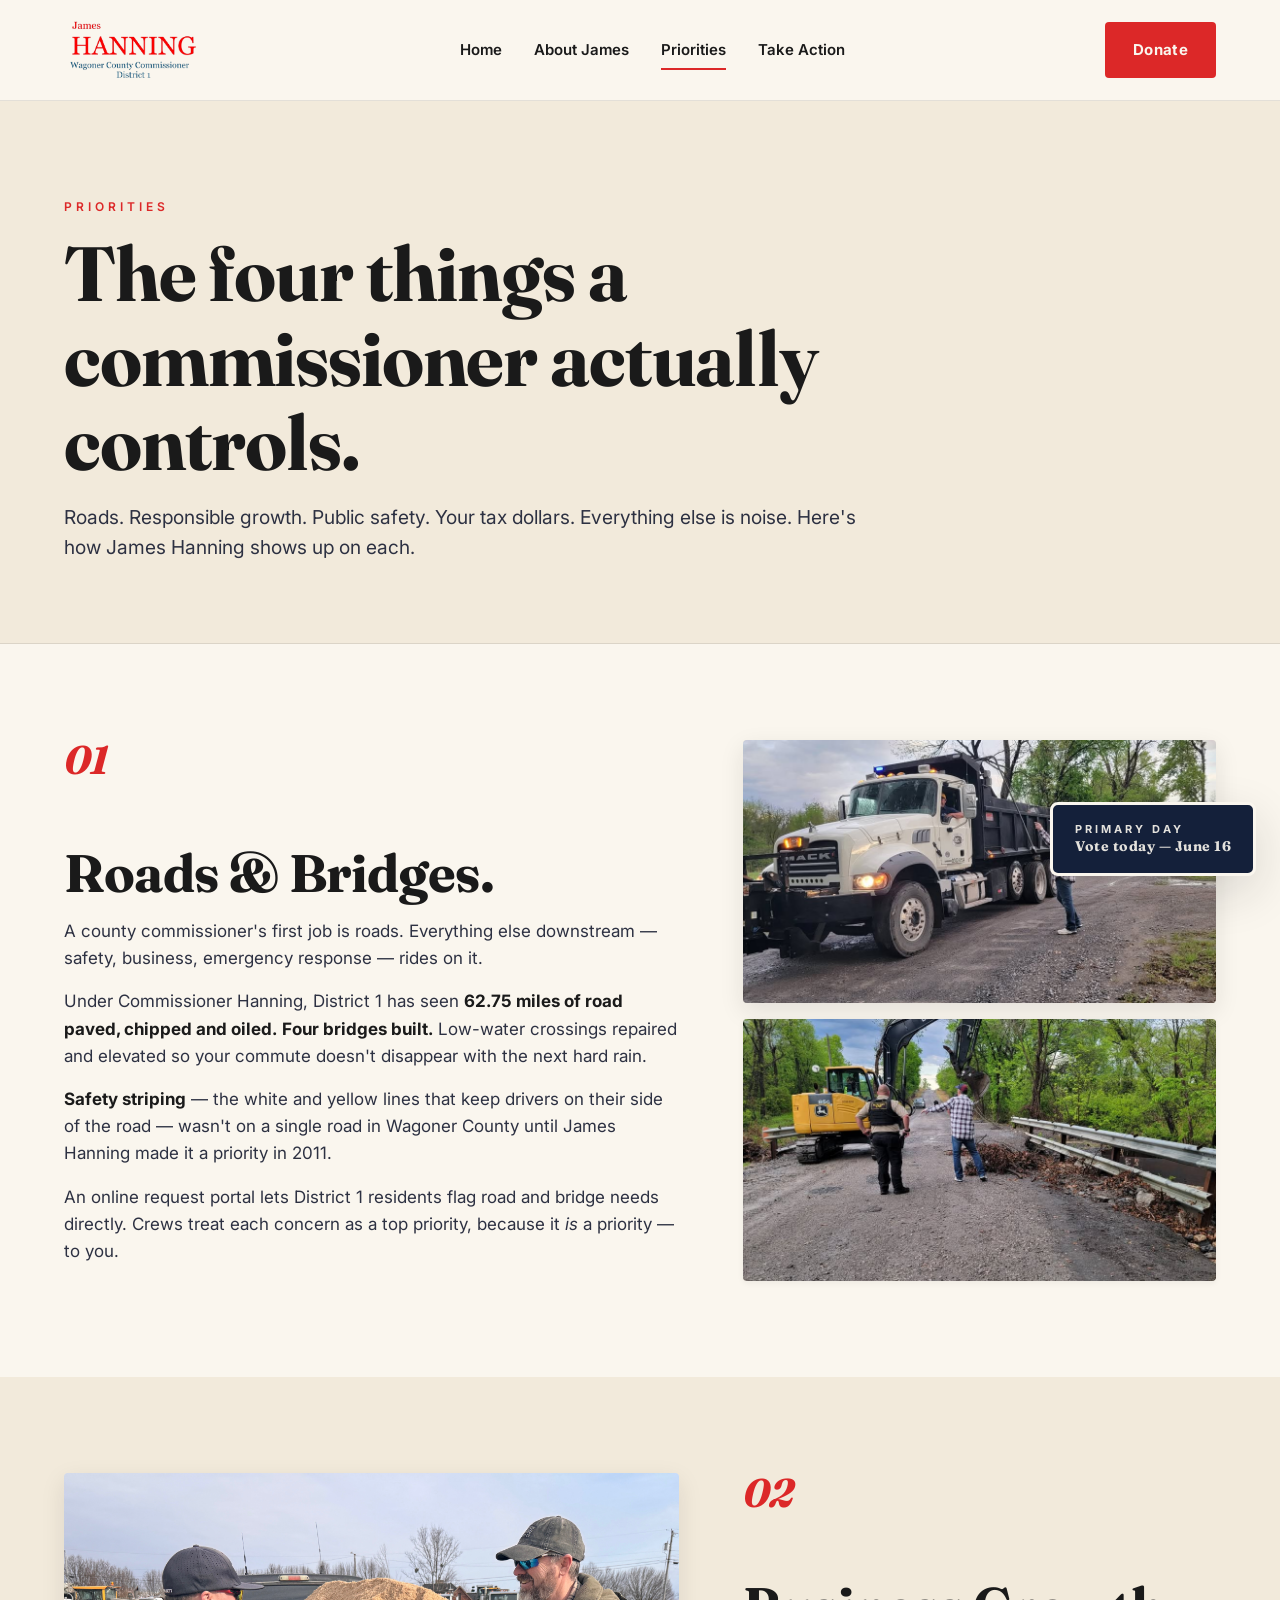
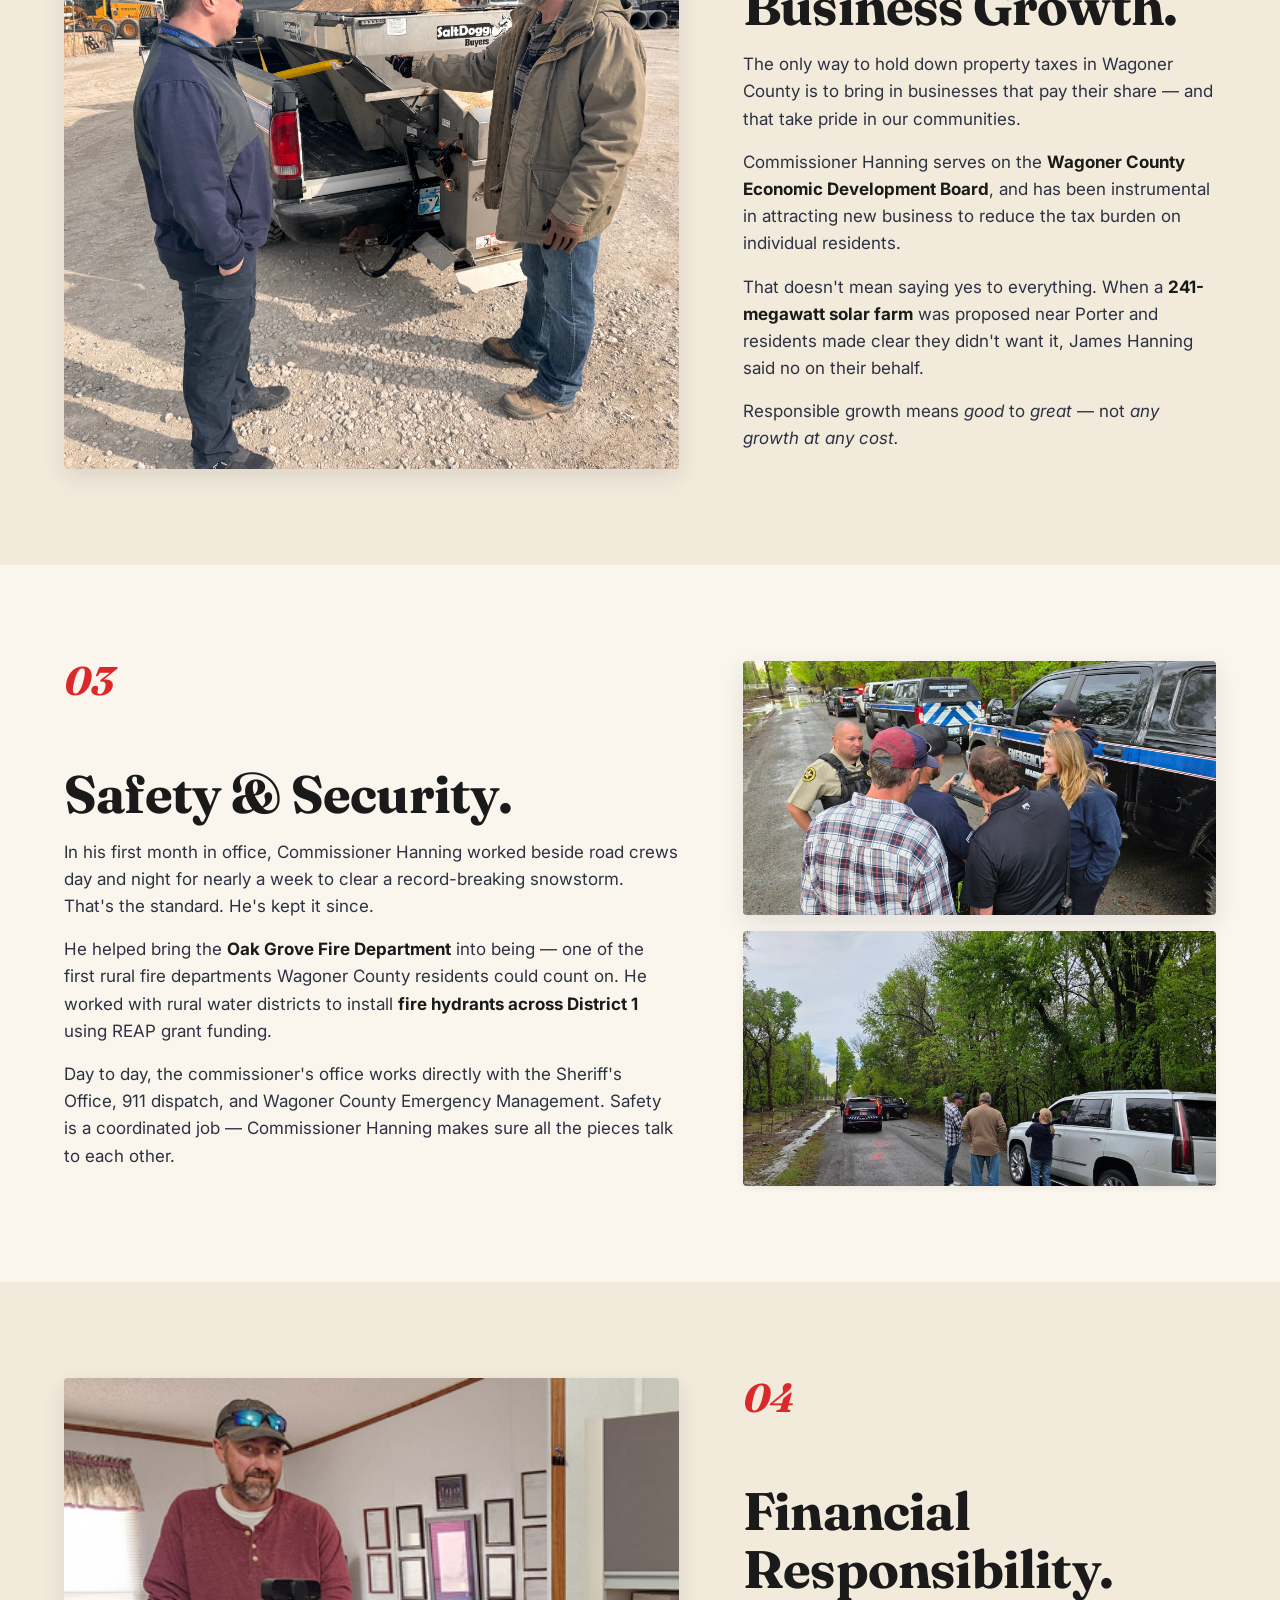
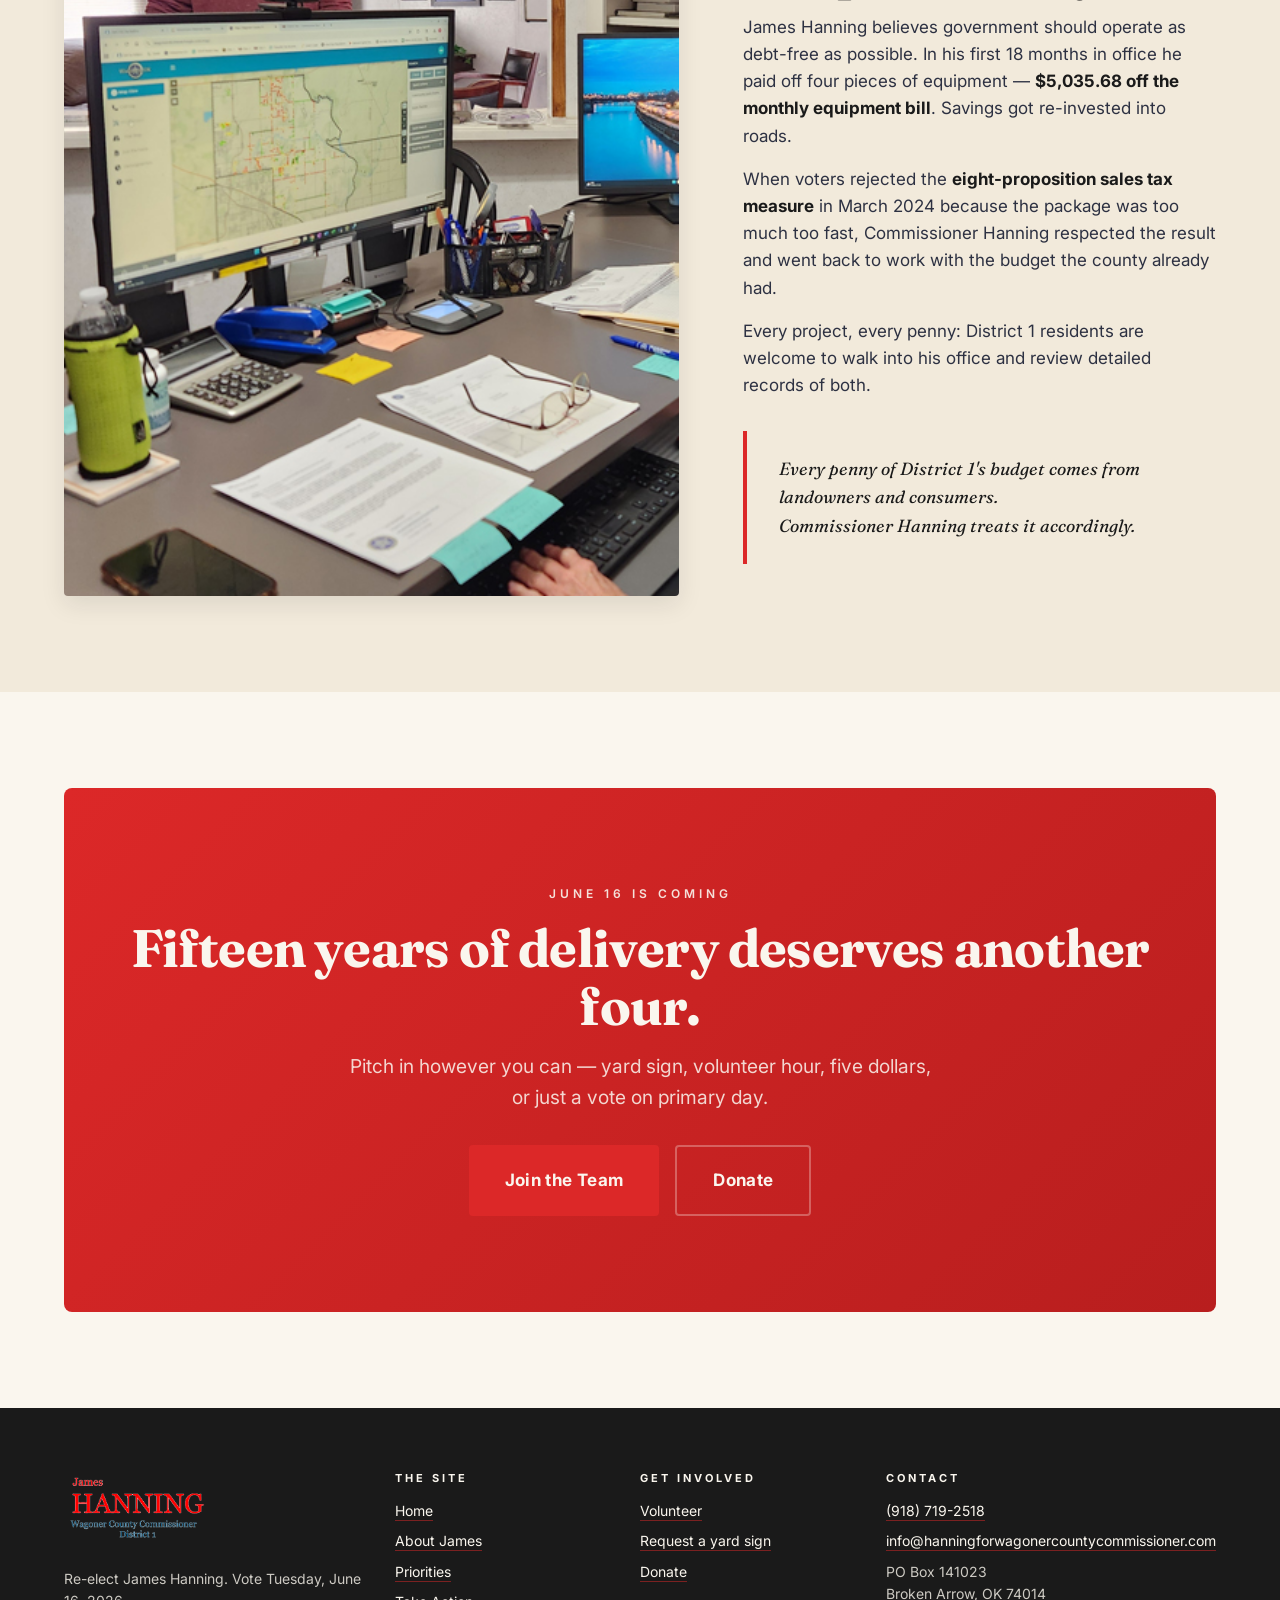
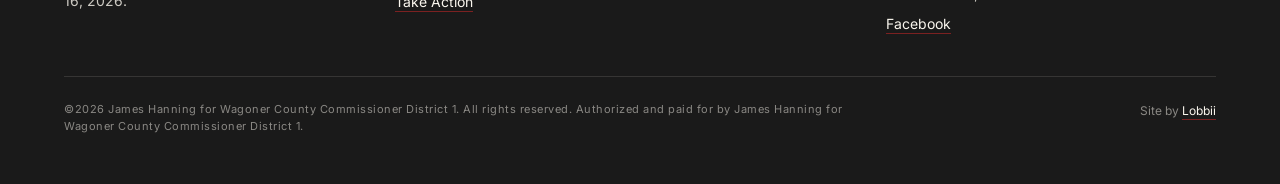
<file: priorities.html>
<!doctype html>
<html lang="en">
<head>
<meta charset="utf-8">
<meta name="viewport" content="width=device-width,initial-scale=1">
<title>Priorities · Hanning for Wagoner County Commissioner, District 1</title>
<meta name="description" content="Roads and bridges. Responsible business growth. Safety and security. Every penny tracked. The four things a Wagoner County District 1 Commissioner actually controls — and how James Hanning shows up on each.">
<meta name="keywords" content="Wagoner County roads, District 1 priorities, Hanning priorities, county commissioner roads, county bridges, Oak Grove Fire Department, REAP grant, 241 megawatt solar farm Porter, Wagoner County safety, Wagoner County budget">
<meta name="author" content="James Hanning for Wagoner County Commissioner District 1">
<meta name="theme-color" content="#C1272D">
<link rel="canonical" href="https://hanningforwagonercountycommissioner.com/priorities.html">

<meta property="og:type" content="article">
<meta property="og:site_name" content="Hanning for Wagoner County Commissioner, District 1">
<meta property="og:locale" content="en_US">
<meta property="og:title" content="Priorities · Hanning for Wagoner County Commissioner, District 1">
<meta property="og:description" content="Roads. Responsible growth. Public safety. Every penny tracked. How James Hanning shows up for District 1.">
<meta property="og:url" content="https://hanningforwagonercountycommissioner.com/priorities.html">
<meta property="og:image" content="https://hanningforwagonercountycommissioner.com/assets/img/dump-truck-direction.jpg">
<meta property="og:image:alt" content="Commissioner Hanning directing a Mack dump truck on a District 1 road project">
<meta name="twitter:card" content="summary_large_image">
<meta name="twitter:title" content="Priorities · Hanning for Wagoner County Commissioner, District 1">
<meta name="twitter:description" content="Roads. Growth. Safety. Stewardship. How James Hanning shows up for District 1.">
<meta name="twitter:image" content="https://hanningforwagonercountycommissioner.com/assets/img/dump-truck-direction.jpg">

<link rel="icon" type="image/png" href="/assets/img/logo-2026.png?v=transparent">
<link rel="apple-touch-icon" href="/assets/img/logo-2026.png?v=transparent">
<link rel="manifest" href="/manifest.json">
<link rel="preconnect" href="https://fonts.googleapis.com">
<link rel="preconnect" href="https://fonts.gstatic.com" crossorigin>
<link rel="stylesheet" href="https://fonts.googleapis.com/css2?family=Fraunces:ital,opsz,wght@0,9..144,400;0,9..144,600;0,9..144,700;0,9..144,900;1,9..144,500&family=Inter:wght@400;500;600;700&family=Dancing+Script:wght@700&display=swap">
<link rel="stylesheet" href="/assets/css/styles.css?v=20260429f">

<script type="application/ld+json">
{
  "@context": "https://schema.org",
  "@graph": [
    {
      "@type": "WebPage",
      "@id": "https://hanningforwagonercountycommissioner.com/priorities.html#webpage",
      "url": "https://hanningforwagonercountycommissioner.com/priorities.html",
      "name": "Priorities · Hanning for Wagoner County Commissioner, District 1",
      "description": "Roads, business growth, safety, and financial responsibility — the four priorities of Wagoner County District 1 Commissioner James Hanning.",
      "inLanguage": "en-US",
      "datePublished": "2026-04-23",
      "dateModified": "2026-04-28"
    },
    {
      "@type": "BreadcrumbList",
      "itemListElement": [
        { "@type": "ListItem", "position": 1, "name": "Home", "item": "https://hanningforwagonercountycommissioner.com/" },
        { "@type": "ListItem", "position": 2, "name": "Priorities", "item": "https://hanningforwagonercountycommissioner.com/priorities.html" }
      ]
    },
    {
      "@type": "ItemList",
      "name": "Commissioner Hanning's four priorities for District 1",
      "itemListElement": [
        { "@type": "ListItem", "position": 1, "name": "Roads & Bridges", "url": "https://hanningforwagonercountycommissioner.com/priorities.html#roads", "description": "62.75 miles of road paved, chipped and oiled. Four bridges built. Safety striping countywide since 2011. Online request portal for residents." },
        { "@type": "ListItem", "position": 2, "name": "Business Growth", "url": "https://hanningforwagonercountycommissioner.com/priorities.html#business", "description": "Wagoner County Economic Development Board. Attracting new businesses to reduce tax burden. Said no to 241-MW Porter solar farm at residents' request." },
        { "@type": "ListItem", "position": 3, "name": "Safety & Security", "url": "https://hanningforwagonercountycommissioner.com/priorities.html#safety", "description": "Oak Grove Fire Department. REAP-funded fire hydrants across District 1. Direct coordination with Sheriff's Office, 911, and Wagoner County Emergency Management." },
        { "@type": "ListItem", "position": 4, "name": "Financial Responsibility", "url": "https://hanningforwagonercountycommissioner.com/priorities.html#financial", "description": "Paid off four pieces of county equipment in his first 18 months — $5,035.68/mo savings reinvested into roads. Records open to any resident who walks in." }
      ]
    }
  ]
}
</script>
</head>
<body>

<nav class="nav" aria-label="Primary">
  <div class="nav-inner">
    <a class="nav-logo" href="/" aria-label="James Hanning for Wagoner County Commissioner, District 1"><img src="/assets/img/logo-2026.png?v=transparent" alt="James Hanning · Wagoner County Commissioner · District 1"></a>
    <div class="nav-links" id="nav-links">
      <a href="/">Home</a>
      <a href="/about.html">About James</a>
      <a href="/priorities.html">Priorities</a>
      <a href="/take-action.html">Take Action</a>
    </div>
    <div class="nav-cta">
      <a class="btn btn-primary" href="https://donate.stripe.com/aFa8wPct15Y5grP53143S00" rel="noopener">Donate</a>
      <button class="nav-toggle" aria-controls="nav-links" aria-expanded="false" aria-label="Open menu"><span></span></button>
    </div>
  </div>
</nav>

<header class="page-head">
  <div class="container">
    <div style="max-width: 820px;">
      <p class="eyebrow">Priorities</p>
      <h1>The four things a commissioner actually controls.</h1>
      <p class="lead">Roads. Responsible growth. Public safety. Your tax dollars. Everything else is noise. Here's how James Hanning shows up on each.</p>
    </div>
  </div>
</header>

<!-- Priority 1: Roads -->
<section class="section">
  <div class="container">
    <div class="two-col" id="roads">
      <div class="prose">
        <p class="chapter-mark"><span class="chapter-num">01</span></p>
        <h2>Roads & Bridges.</h2>
        <p>
          A county commissioner's first job is roads. Everything else downstream — safety, business, emergency
          response — rides on it.
        </p>
        <p>
          Under Commissioner Hanning, District 1 has seen <strong>62.75 miles of road paved, chipped and oiled.</strong>
          <strong>Four bridges built.</strong> Low-water crossings repaired and elevated so your commute doesn't
          disappear with the next hard rain.
        </p>
        <p>
          <strong>Safety striping</strong> — the white and yellow lines that keep drivers on their side of the road —
          wasn't on a single road in Wagoner County until James Hanning made it a priority in 2011.
        </p>
        <p>
          An online request portal lets District 1 residents flag road and bridge needs directly. Crews treat each
          concern as a top priority, because it <em>is</em> a priority — to you.
        </p>
      </div>
      <aside>
        <div class="aside-frame"><img src="/assets/img/dump-truck-direction.jpg" alt="Commissioner Hanning directing a Mack dump truck on a District 1 road project" loading="lazy"></div>
        <div class="aside-frame"><img src="/assets/img/bridge-repair-1.jpg" alt="Commissioner Hanning coordinating with the Sheriff's Office at a bridge repair site" loading="lazy"></div>
      </aside>
    </div>
  </div>
</section>

<!-- Priority 2: Business Growth -->
<section class="section bg-cream-deep">
  <div class="container">
    <div class="two-col" id="business">
      <aside>
        <div class="aside-frame"><img src="/assets/img/emergency-mgt.jpg" alt="Commissioner Hanning at a Wagoner County operations yard reviewing equipment with a county worker" loading="lazy"></div>
      </aside>
      <div class="prose">
        <p class="chapter-mark"><span class="chapter-num">02</span></p>
        <h2>Business Growth.</h2>
        <p>
          The only way to hold down property taxes in Wagoner County is to bring in businesses that pay their share —
          and that take pride in our communities.
        </p>
        <p>
          Commissioner Hanning serves on the <strong>Wagoner County Economic Development Board</strong>, and has been
          instrumental in attracting new business to reduce the tax burden on individual residents.
        </p>
        <p>
          That doesn't mean saying yes to everything. When a <strong>241-megawatt solar farm</strong> was proposed
          near Porter and residents made clear they didn't want it, James Hanning said no on their behalf.
        </p>
        <p>
          Responsible growth means <em>good</em> to <em>great</em> — not <em>any growth at any cost.</em>
        </p>
      </div>
    </div>
  </div>
</section>

<!-- Priority 3: Safety -->
<section class="section">
  <div class="container">
    <div class="two-col" id="safety">
      <div class="prose">
        <p class="chapter-mark"><span class="chapter-num">03</span></p>
        <h2>Safety & Security.</h2>
        <p>
          In his first month in office, Commissioner Hanning worked beside road crews day and night for nearly a week
          to clear a record-breaking snowstorm. That's the standard. He's kept it since.
        </p>
        <p>
          He helped bring the <strong>Oak Grove Fire Department</strong> into being — one of the first rural fire
          departments Wagoner County residents could count on. He worked with rural water districts to install
          <strong>fire hydrants across District 1</strong> using REAP grant funding.
        </p>
        <p>
          Day to day, the commissioner's office works directly with the Sheriff's Office, 911 dispatch, and Wagoner
          County Emergency Management. Safety is a coordinated job — Commissioner Hanning makes sure all the pieces
          talk to each other.
        </p>
      </div>
      <aside>
        <div class="aside-frame"><img src="/assets/img/em-team.jpg" alt="Commissioner Hanning coordinating with Wagoner County Emergency Management and the Sheriff" loading="lazy"></div>
        <div class="aside-frame"><img src="/assets/img/storm-response.jpg" alt="Commissioner Hanning surveying storm damage in District 1" loading="lazy"></div>
      </aside>
    </div>
  </div>
</section>

<!-- Priority 4: Financial Responsibility -->
<section class="section bg-cream-deep">
  <div class="container">
    <div class="two-col" id="financial">
      <aside>
        <div class="aside-frame"><img src="/assets/img/office.jpg?v=2" alt="Commissioner James Hanning at his office reviewing District 1 records and maps" loading="lazy" style="object-position: 22% top;"></div>
      </aside>
      <div class="prose">
        <p class="chapter-mark"><span class="chapter-num">04</span></p>
        <h2>Financial Responsibility.</h2>
        <p>
          James Hanning believes government should operate as debt-free as possible.
          In his first 18 months in office he paid off four pieces of equipment —
          <strong>$5,035.68 off the monthly equipment bill</strong>. Savings got re-invested into roads.
        </p>
        <p>
          When voters rejected the <strong>eight-proposition sales tax measure</strong> in March 2024 because the
          package was too much too fast, Commissioner Hanning respected the result and went back to work with
          the budget the county already had.
        </p>
        <p>
          Every project, every penny: District 1 residents are welcome to walk into his office and review detailed
          records of both.
        </p>
        <blockquote>
          Every penny of District 1's budget comes from landowners and consumers.<br>
          Commissioner Hanning treats it accordingly.
        </blockquote>
      </div>
    </div>
  </div>
</section>

<section class="section">
  <div class="container">
    <div class="cta-band">
      <p class="eyebrow" style="color: var(--cream); opacity: 0.9;">June 16 is coming</p>
      <h2>Fifteen years of delivery deserves another four.</h2>
      <p class="lead">Pitch in however you can — yard sign, volunteer hour, five dollars, or just a vote on primary day.</p>
      <div class="btn-row">
        <a class="btn btn-primary btn-lg" href="/take-action.html#volunteer">Join the Team</a>
        <a class="btn btn-ghost btn-lg" href="https://donate.stripe.com/aFa8wPct15Y5grP53143S00" rel="noopener">Donate</a>
      </div>
    </div>
  </div>
</section>

<footer class="footer">
  <div class="container">
    <div class="footer-grid">
      <div>
        <img src="/assets/img/logo-2026.png?v=transparent" alt="James Hanning · Wagoner County Commissioner · District 1" class="footer-logo">
        <p style="margin-top: var(--s4);">Re-elect James Hanning. Vote Tuesday, June 16, 2026.</p>
      </div>
      <div>
        <h5>The site</h5>
        <ul>
          <li><a href="/">Home</a></li>
          <li><a href="/about.html">About James</a></li>
          <li><a href="/priorities.html">Priorities</a></li>
          <li><a href="/take-action.html">Take Action</a></li>
        </ul>
      </div>
      <div>
        <h5>Get involved</h5>
        <ul>
          <li><a href="/take-action.html#volunteer">Volunteer</a></li>
          <li><a href="/take-action.html#yard-sign">Request a yard sign</a></li>
          <li><a href="https://donate.stripe.com/aFa8wPct15Y5grP53143S00" rel="noopener">Donate</a></li>
        </ul>
      </div>
      <div>
        <h5>Contact</h5>
        <ul>
          <li><a href="tel:+19187192518">(918) 719-2518</a></li>
          <li><a href="mailto:info@hanningforwagonercountycommissioner.com">info@hanningforwagonercountycommissioner.com</a></li>
          <li>PO Box 141023<br>Broken Arrow, OK 74014</li>
          <li><a href="https://www.facebook.com/hanningforwagonerco1" rel="noopener">Facebook</a></li>
        </ul>
      </div>
    </div>
    <div class="footer-bottom">
      <p class="disclaimer">©2026 James Hanning for Wagoner County Commissioner District 1. All rights reserved. Authorized and paid for by James Hanning for Wagoner County Commissioner District 1.</p>
      <p>Site by <a href="https://lobbii.net" rel="noopener">Lobbii</a></p>
    </div>
  </div>
</footer>

<nav class="mobile-cta" aria-label="Quick actions">
  <a class="cta-volunteer" href="/take-action.html#volunteer">Volunteer</a>
  <a class="cta-donate" href="https://donate.stripe.com/aFa8wPct15Y5grP53143S00" rel="noopener">Donate</a>
  <a class="cta-yard" href="/take-action.html#yard-sign">Yard Sign</a>
</nav>

<aside class="countdown" aria-label="Days until the Republican primary on June 16, 2026"></aside>

<script src="/assets/js/main.js?v=20260429c" defer></script>
</body>
</html>
</file>
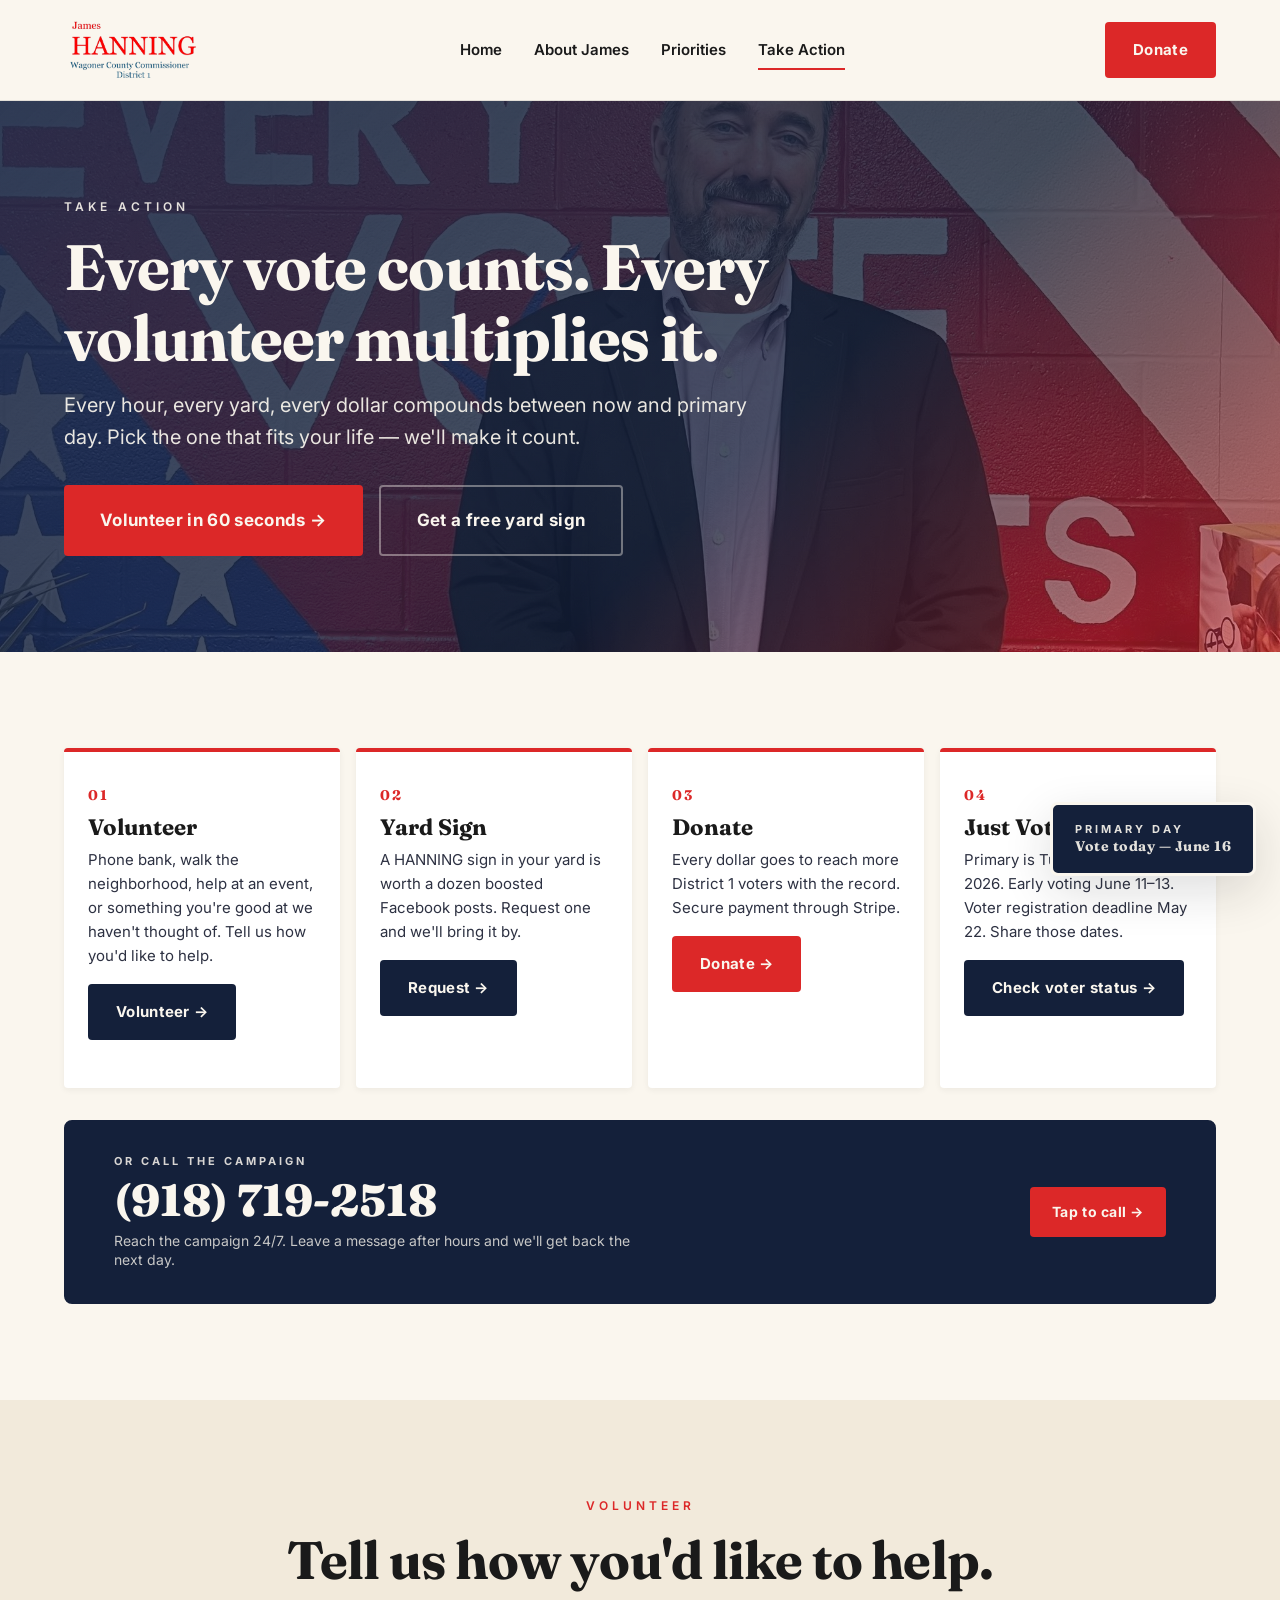
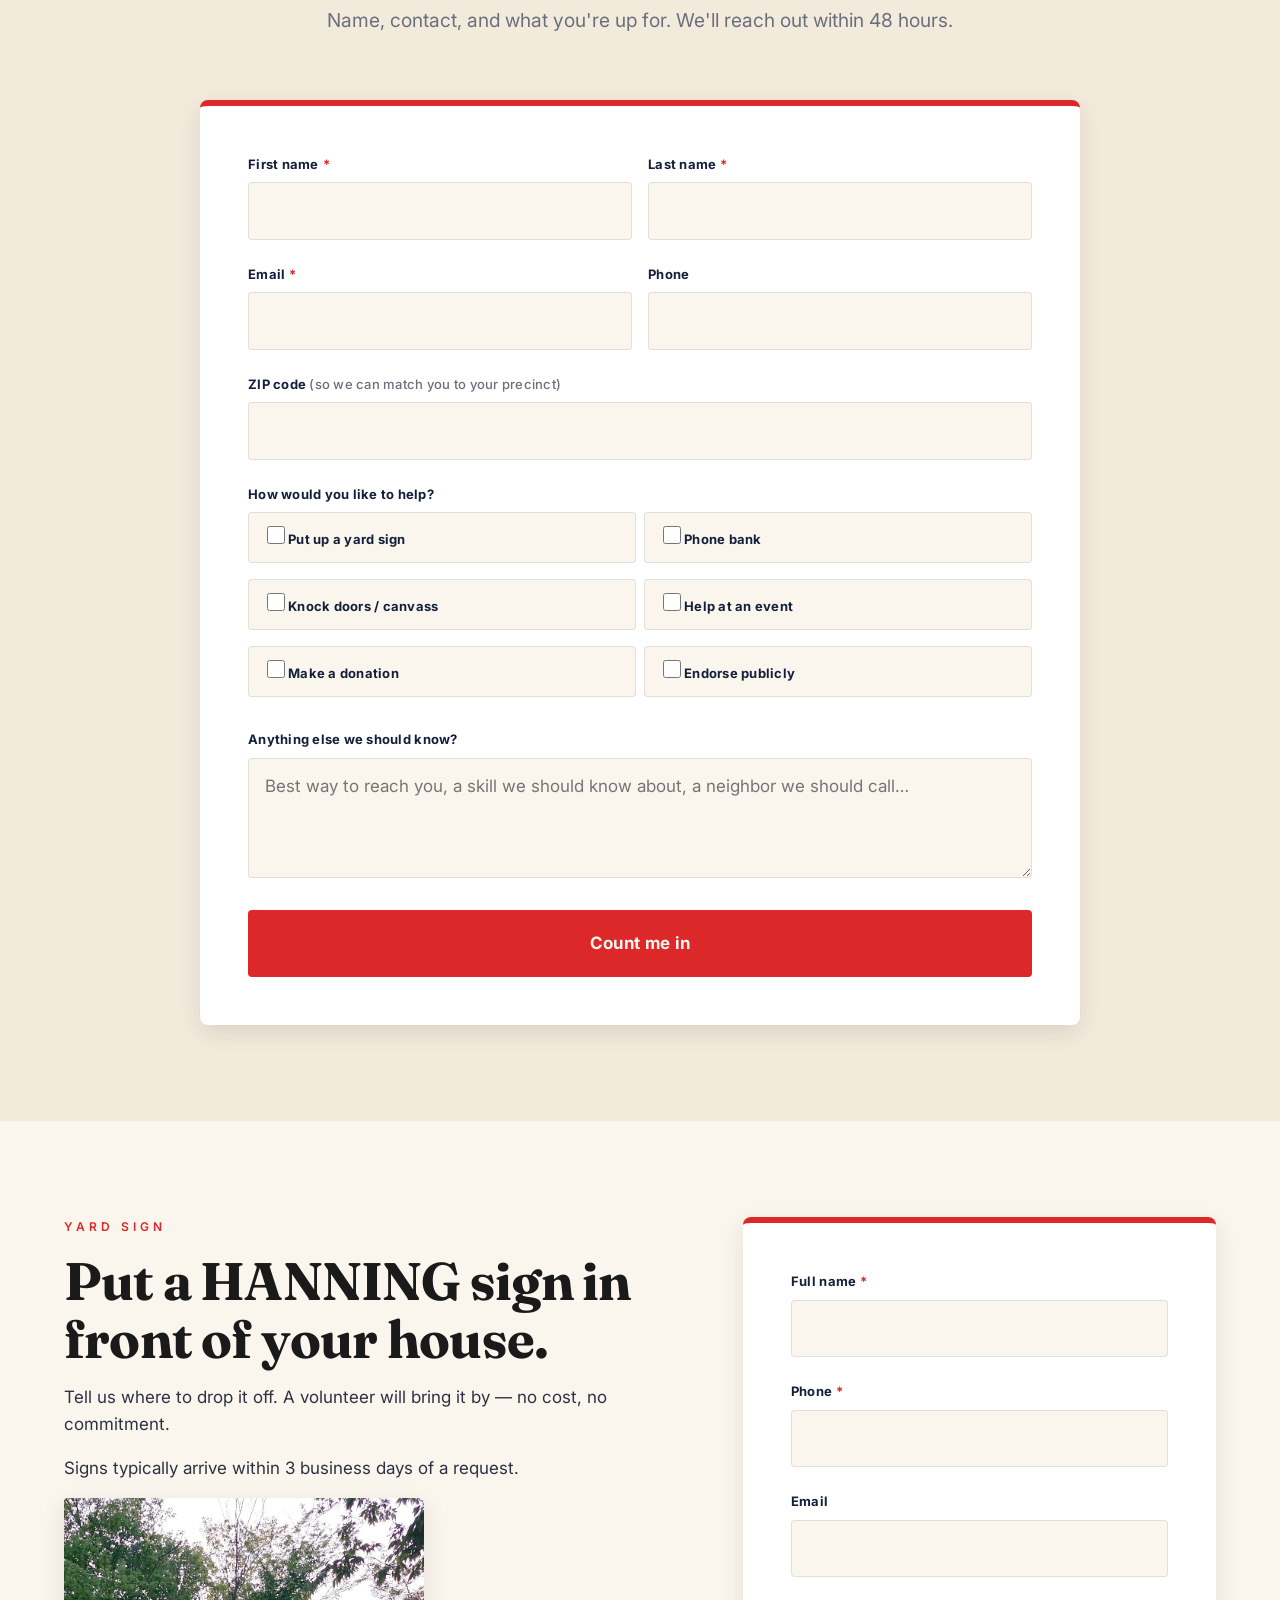
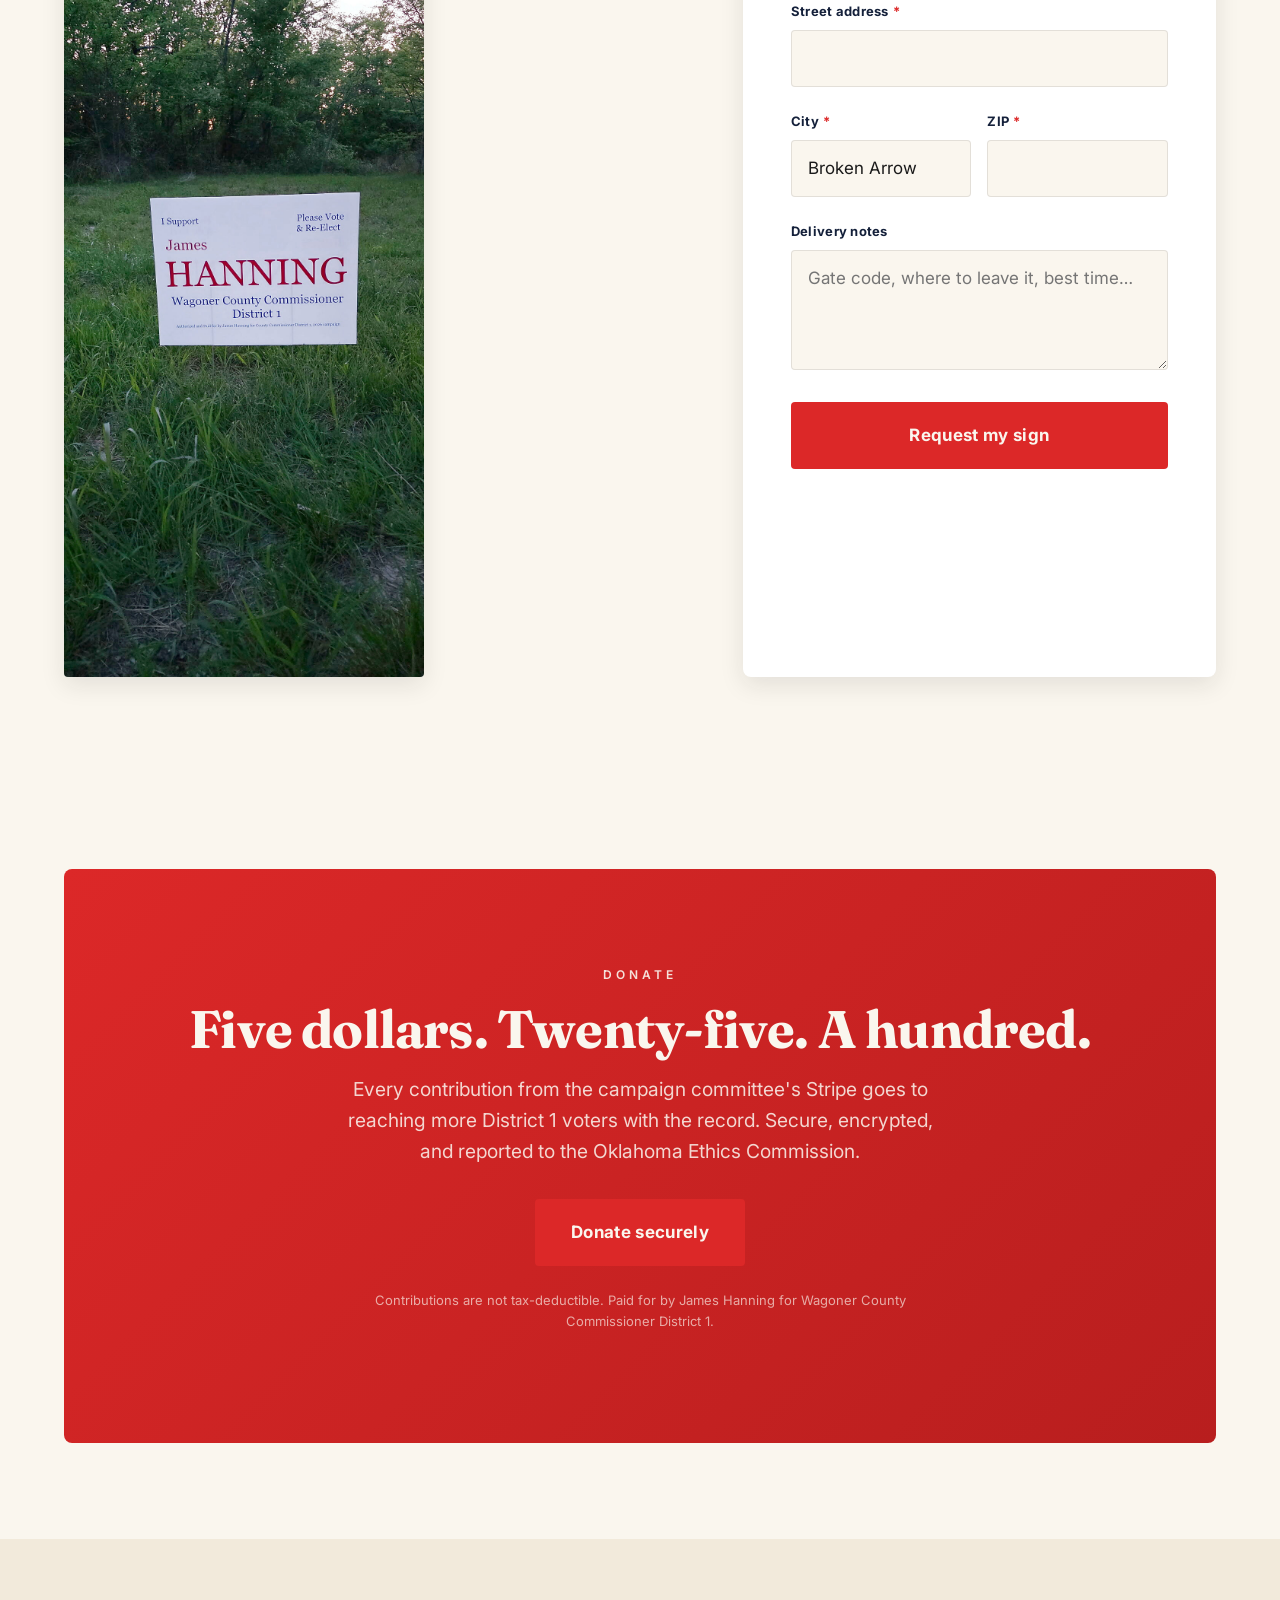
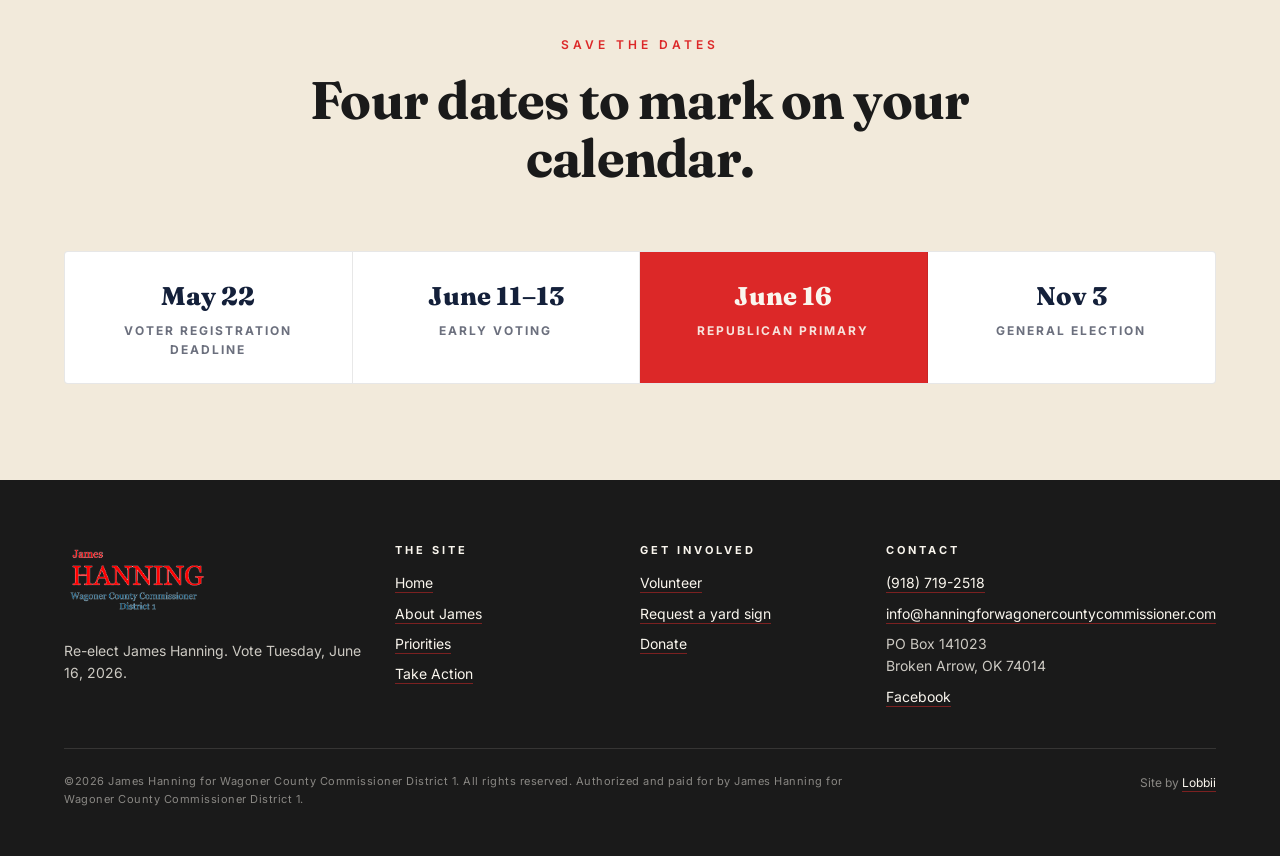
<file: take-action.html>
<!doctype html>
<html lang="en">
<head>
<meta charset="utf-8">
<meta name="viewport" content="width=device-width,initial-scale=1">
<title>Take Action · Hanning for Wagoner County Commissioner, District 1</title>
<meta name="description" content="Volunteer, request a yard sign, donate, or call (918) 719-2518. Help re-elect Commissioner James Hanning to Wagoner County District 1 on Tuesday, June 16, 2026.">
<meta name="keywords" content="Hanning yard sign, volunteer Hanning campaign, donate Hanning, Wagoner County phone bank, Broken Arrow yard signs, June 16 2026 primary, Wagoner County volunteers, Republican primary yard sign">
<meta name="author" content="James Hanning for Wagoner County Commissioner District 1">
<meta name="theme-color" content="#C1272D">
<link rel="canonical" href="https://hanningforwagonercountycommissioner.com/take-action.html">

<meta property="og:type" content="website">
<meta property="og:site_name" content="Hanning for Wagoner County Commissioner, District 1">
<meta property="og:locale" content="en_US">
<meta property="og:title" content="Take Action · Hanning for Wagoner County Commissioner, District 1">
<meta property="og:description" content="Every vote counts. Every volunteer multiplies it. Volunteer in 60 seconds, request a free yard sign, donate, or call (918) 719-2518.">
<meta property="og:url" content="https://hanningforwagonercountycommissioner.com/take-action.html">
<meta property="og:image" content="https://hanningforwagonercountycommissioner.com/assets/img/every-vote-counts.jpg">
<meta property="og:image:alt" content="Commissioner James Hanning at the EVERY VOTE COUNTS wall">
<meta name="twitter:card" content="summary_large_image">
<meta name="twitter:title" content="Take Action · Re-elect James Hanning">
<meta name="twitter:description" content="Volunteer, free yard sign, donate, or call (918) 719-2518. Vote June 16, 2026.">
<meta name="twitter:image" content="https://hanningforwagonercountycommissioner.com/assets/img/every-vote-counts.jpg">

<link rel="icon" type="image/png" href="/assets/img/logo-2026.png?v=transparent">
<link rel="apple-touch-icon" href="/assets/img/logo-2026.png?v=transparent">
<link rel="manifest" href="/manifest.json">
<link rel="preconnect" href="https://fonts.googleapis.com">
<link rel="preconnect" href="https://fonts.gstatic.com" crossorigin>
<link rel="stylesheet" href="https://fonts.googleapis.com/css2?family=Fraunces:ital,opsz,wght@0,9..144,400;0,9..144,600;0,9..144,700;0,9..144,900;1,9..144,500&family=Inter:wght@400;500;600;700&family=Dancing+Script:wght@700&display=swap">
<link rel="stylesheet" href="/assets/css/styles.css?v=20260429f">

<script type="application/ld+json">
{
  "@context": "https://schema.org",
  "@graph": [
    {
      "@type": "WebPage",
      "@id": "https://hanningforwagonercountycommissioner.com/take-action.html#webpage",
      "url": "https://hanningforwagonercountycommissioner.com/take-action.html",
      "name": "Take Action · Hanning for Wagoner County Commissioner, District 1",
      "description": "Volunteer, request a yard sign, donate, or call the campaign at (918) 719-2518. Help re-elect James Hanning on June 16, 2026.",
      "inLanguage": "en-US",
      "datePublished": "2026-04-23",
      "dateModified": "2026-04-28"
    },
    {
      "@type": "BreadcrumbList",
      "itemListElement": [
        { "@type": "ListItem", "position": 1, "name": "Home", "item": "https://hanningforwagonercountycommissioner.com/" },
        { "@type": "ListItem", "position": 2, "name": "Take Action", "item": "https://hanningforwagonercountycommissioner.com/take-action.html" }
      ]
    },
    {
      "@type": "ContactPage",
      "@id": "https://hanningforwagonercountycommissioner.com/take-action.html#contactpage",
      "url": "https://hanningforwagonercountycommissioner.com/take-action.html",
      "name": "Contact the Hanning Campaign",
      "mainEntity": {
        "@type": "Organization",
        "name": "James Hanning for Wagoner County Commissioner District 1",
        "telephone": "+19187192518",
        "email": "info@hanningforwagonercountycommissioner.com",
        "address": {
          "@type": "PostalAddress",
          "postOfficeBoxNumber": "141023",
          "addressLocality": "Broken Arrow",
          "addressRegion": "OK",
          "postalCode": "74014",
          "addressCountry": "US"
        }
      }
    }
  ]
}
</script>
</head>
<body>

<nav class="nav" aria-label="Primary">
  <div class="nav-inner">
    <a class="nav-logo" href="/" aria-label="James Hanning for Wagoner County Commissioner, District 1"><img src="/assets/img/logo-2026.png?v=transparent" alt="James Hanning · Wagoner County Commissioner · District 1"></a>
    <div class="nav-links" id="nav-links">
      <a href="/">Home</a>
      <a href="/about.html">About James</a>
      <a href="/priorities.html">Priorities</a>
      <a href="/take-action.html">Take Action</a>
    </div>
    <div class="nav-cta">
      <a class="btn btn-primary" href="https://donate.stripe.com/aFa8wPct15Y5grP53143S00" rel="noopener">Donate</a>
      <button class="nav-toggle" aria-controls="nav-links" aria-expanded="false" aria-label="Open menu"><span></span></button>
    </div>
  </div>
</nav>

<header class="page-head" style="background-image: linear-gradient(135deg, rgba(31,44,74,0.92) 0%, rgba(20,32,58,0.78) 60%, rgba(193,39,45,0.55) 100%), url('/assets/img/every-vote-counts.jpg'); background-size: cover; background-position: center 30%; color: var(--cream); padding: var(--s8) 0; border-bottom: 0;">
  <div class="container">
    <div style="max-width: 820px;">
      <p class="eyebrow" style="color: var(--cream); opacity: 0.9;">Take action</p>
      <h1 style="color: var(--cream); font-size: clamp(2.4rem, 5.5vw, 4rem); margin-bottom: var(--s3);">Every vote counts. Every volunteer multiplies it.</h1>
      <p class="lead" style="color: rgba(250,246,238,0.92); font-size: 1.25rem; max-width: 700px;">
        Every hour, every yard, every dollar compounds between now and primary day. Pick the one that fits your life — we'll make it count.
      </p>
      <div style="margin-top: var(--s5); display: flex; flex-wrap: wrap; gap: var(--s3);">
        <a href="#volunteer" class="btn btn-primary btn-lg">Volunteer in 60 seconds →</a>
        <a href="#yard-sign" class="btn btn-ghost btn-lg" style="color: var(--cream); border-color: rgba(250,246,238,0.4);">Get a free yard sign</a>
      </div>
    </div>
  </div>
</header>

<!-- THREE PATHS CARDS -->
<section class="section">
  <div class="container">
    <div class="pillars-grid">
      <div class="pillar-card">
        <div class="pillar-num">01</div>
        <div class="pillar-title">Volunteer</div>
        <p class="pillar-body">Phone bank, walk the neighborhood, help at an event, or something you're good at we haven't thought of. Tell us how you'd like to help.</p>
        <p style="margin-top: var(--s3);"><a href="#volunteer" class="btn btn-navy">Volunteer →</a></p>
      </div>
      <div class="pillar-card">
        <div class="pillar-num">02</div>
        <div class="pillar-title">Yard Sign</div>
        <p class="pillar-body">A HANNING sign in your yard is worth a dozen boosted Facebook posts. Request one and we'll bring it by.</p>
        <p style="margin-top: var(--s3);"><a href="#yard-sign" class="btn btn-navy">Request →</a></p>
      </div>
      <div class="pillar-card">
        <div class="pillar-num">03</div>
        <div class="pillar-title">Donate</div>
        <p class="pillar-body">Every dollar goes to reach more District 1 voters with the record. Secure payment through Stripe.</p>
        <p style="margin-top: var(--s3);"><a href="https://donate.stripe.com/aFa8wPct15Y5grP53143S00" class="btn btn-primary" rel="noopener">Donate →</a></p>
      </div>
      <div class="pillar-card">
        <div class="pillar-num">04</div>
        <div class="pillar-title">Just Vote</div>
        <p class="pillar-body">Primary is Tuesday, June 16, 2026. Early voting June 11–13. Voter registration deadline May 22. Share those dates.</p>
        <p style="margin-top: var(--s3);"><a href="https://oklahoma.gov/elections.html" class="btn btn-navy" rel="noopener">Check voter status →</a></p>
      </div>
    </div>

    <!-- Phone callout — full-width banner below the 4 cards -->
    <a class="phone-banner" href="tel:+19187192518">
      <div class="phone-banner-body">
        <div class="phone-banner-eyebrow">Or call the campaign</div>
        <div class="phone-banner-number">(918) 719-2518</div>
        <div class="phone-banner-note">Reach the campaign 24/7. Leave a message after hours and we'll get back the next day.</div>
      </div>
      <div class="phone-banner-cta">Tap to call →</div>
    </a>
  </div>
</section>

<!-- VOLUNTEER FORM -->
<section class="section bg-cream-deep" id="volunteer">
  <div class="container">
    <div class="container-narrow" style="padding: 0;">
      <div class="record-head">
        <p class="eyebrow">Volunteer</p>
        <h2>Tell us how you'd like to help.</h2>
        <p class="lead" style="color: var(--muted);">Name, contact, and what you're up for. We'll reach out within 48 hours.</p>
      </div>

      <form class="form-card"
            data-endpoint="/.netlify/functions/submit-volunteer"
            data-success="Thanks — James will be in touch within 48 hours. Keep an eye on your email and phone.">
        <div class="form-grid-2">
          <div class="form-group">
            <label for="v-first">First name<span class="req">*</span></label>
            <input class="form-control" id="v-first" type="text" name="first_name" required autocomplete="given-name">
          </div>
          <div class="form-group">
            <label for="v-last">Last name<span class="req">*</span></label>
            <input class="form-control" id="v-last" type="text" name="last_name" required autocomplete="family-name">
          </div>
        </div>
        <div class="form-grid-2">
          <div class="form-group">
            <label for="v-email">Email<span class="req">*</span></label>
            <input class="form-control" id="v-email" type="email" name="email" required autocomplete="email">
          </div>
          <div class="form-group">
            <label for="v-phone">Phone</label>
            <input class="form-control" id="v-phone" type="tel" name="phone" autocomplete="tel">
          </div>
        </div>
        <div class="form-group">
          <label for="v-zip">ZIP code <span style="font-weight: 500; color: var(--muted);">(so we can match you to your precinct)</span></label>
          <input class="form-control" id="v-zip" type="text" name="zip" inputmode="numeric" pattern="[0-9]{5}" maxlength="5" autocomplete="postal-code">
        </div>
        <div class="form-group">
          <label>How would you like to help?</label>
          <div class="checks">
            <label class="check"><input type="checkbox" name="interests" value="yard_sign"><span>Put up a yard sign</span></label>
            <label class="check"><input type="checkbox" name="interests" value="phone_bank"><span>Phone bank</span></label>
            <label class="check"><input type="checkbox" name="interests" value="canvass"><span>Knock doors / canvass</span></label>
            <label class="check"><input type="checkbox" name="interests" value="event"><span>Help at an event</span></label>
            <label class="check"><input type="checkbox" name="interests" value="donate"><span>Make a donation</span></label>
            <label class="check"><input type="checkbox" name="interests" value="endorse"><span>Endorse publicly</span></label>
          </div>
        </div>
        <div class="form-group">
          <label for="v-note">Anything else we should know?</label>
          <textarea class="form-control" id="v-note" name="note" rows="3" placeholder="Best way to reach you, a skill we should know about, a neighbor we should call…"></textarea>
        </div>
        <!-- Honeypot -->
        <div class="hp" aria-hidden="true">
          <label for="v-hp">Website</label>
          <input type="text" id="v-hp" name="website" tabindex="-1" autocomplete="off">
        </div>
        <button type="submit" class="btn btn-primary btn-lg" style="width: 100%;">Count me in</button>
        <p class="form-status" role="status"></p>
      </form>
    </div>
  </div>
</section>

<!-- YARD SIGN FORM -->
<section class="section" id="yard-sign">
  <div class="container">
    <div class="two-col">
      <div>
        <p class="eyebrow">Yard sign</p>
        <h2>Put a HANNING sign in front of your house.</h2>
        <p>Tell us where to drop it off. A volunteer will bring it by — no cost, no commitment.</p>
        <p>Signs typically arrive within 3 business days of a request.</p>
        <img src="/assets/img/yard-sign-real.jpg?v=1" alt="A 2026 'I Support James Hanning, Wagoner County Commissioner District 1' yard sign in a Wagoner County yard" style="border-radius: var(--radius); box-shadow: var(--shadow-md); max-width: 360px;">
      </div>
      <form class="form-card"
            data-endpoint="/.netlify/functions/submit-yard-sign"
            data-success="Got it — a volunteer will be by within 3 business days with your sign.">
        <div class="form-group">
          <label for="y-name">Full name<span class="req">*</span></label>
          <input class="form-control" id="y-name" type="text" name="name" required autocomplete="name">
        </div>
        <div class="form-group">
          <label for="y-phone">Phone<span class="req">*</span></label>
          <input class="form-control" id="y-phone" type="tel" name="phone" required autocomplete="tel">
        </div>
        <div class="form-group">
          <label for="y-email">Email</label>
          <input class="form-control" id="y-email" type="email" name="email" autocomplete="email">
        </div>
        <div class="form-group">
          <label for="y-address">Street address<span class="req">*</span></label>
          <input class="form-control" id="y-address" type="text" name="address" required autocomplete="street-address">
        </div>
        <div class="form-grid-2">
          <div class="form-group">
            <label for="y-city">City<span class="req">*</span></label>
            <input class="form-control" id="y-city" type="text" name="city" required value="Broken Arrow" autocomplete="address-level2">
          </div>
          <div class="form-group">
            <label for="y-zip">ZIP<span class="req">*</span></label>
            <input class="form-control" id="y-zip" type="text" name="zip" required inputmode="numeric" pattern="[0-9]{5}" maxlength="5" autocomplete="postal-code">
          </div>
        </div>
        <div class="form-group">
          <label for="y-note">Delivery notes</label>
          <textarea class="form-control" id="y-note" name="note" rows="2" placeholder="Gate code, where to leave it, best time…"></textarea>
        </div>
        <div class="hp" aria-hidden="true">
          <label for="y-hp">Website</label>
          <input type="text" id="y-hp" name="website" tabindex="-1" autocomplete="off">
        </div>
        <button type="submit" class="btn btn-primary btn-lg" style="width: 100%;">Request my sign</button>
        <p class="form-status" role="status"></p>
      </form>
    </div>
  </div>
</section>

<!-- DONATE BAND -->
<section class="section">
  <div class="container">
    <div class="cta-band">
      <p class="eyebrow" style="color: var(--cream); opacity: 0.9;">Donate</p>
      <h2>Five dollars. Twenty-five. A hundred.</h2>
      <p class="lead">Every contribution from the campaign committee's Stripe goes to reaching more District 1 voters with the record. Secure, encrypted, and reported to the Oklahoma Ethics Commission.</p>
      <div class="btn-row">
        <a class="btn btn-primary btn-lg" href="https://donate.stripe.com/aFa8wPct15Y5grP53143S00" rel="noopener">Donate securely</a>
      </div>
      <p style="margin-top: var(--s4); font-size: 13px; color: rgba(250,246,238,0.65); max-width: 600px; margin-left: auto; margin-right: auto;">
        Contributions are not tax-deductible. Paid for by James Hanning for Wagoner County Commissioner District 1.
      </p>
    </div>
  </div>
</section>

<!-- IMPORTANT DATES -->
<section class="section bg-cream-deep">
  <div class="container">
    <div class="record-head center">
      <p class="eyebrow">Save the dates</p>
      <h2>Four dates to mark on your calendar.</h2>
    </div>
    <div class="dates-bar">
      <div class="date-slot">
        <div class="date-value">May 22</div>
        <div class="date-label">Voter registration deadline</div>
      </div>
      <div class="date-slot">
        <div class="date-value">June 11–13</div>
        <div class="date-label">Early voting</div>
      </div>
      <div class="date-slot is-primary">
        <div class="date-value">June 16</div>
        <div class="date-label">Republican primary</div>
      </div>
      <div class="date-slot">
        <div class="date-value">Nov 3</div>
        <div class="date-label">General election</div>
      </div>
    </div>
  </div>
</section>

<footer class="footer">
  <div class="container">
    <div class="footer-grid">
      <div>
        <img src="/assets/img/logo-2026.png?v=transparent" alt="James Hanning · Wagoner County Commissioner · District 1" class="footer-logo">
        <p style="margin-top: var(--s4);">Re-elect James Hanning. Vote Tuesday, June 16, 2026.</p>
      </div>
      <div>
        <h5>The site</h5>
        <ul>
          <li><a href="/">Home</a></li>
          <li><a href="/about.html">About James</a></li>
          <li><a href="/priorities.html">Priorities</a></li>
          <li><a href="/take-action.html">Take Action</a></li>
        </ul>
      </div>
      <div>
        <h5>Get involved</h5>
        <ul>
          <li><a href="/take-action.html#volunteer">Volunteer</a></li>
          <li><a href="/take-action.html#yard-sign">Request a yard sign</a></li>
          <li><a href="https://donate.stripe.com/aFa8wPct15Y5grP53143S00" rel="noopener">Donate</a></li>
        </ul>
      </div>
      <div>
        <h5>Contact</h5>
        <ul>
          <li><a href="tel:+19187192518">(918) 719-2518</a></li>
          <li><a href="mailto:info@hanningforwagonercountycommissioner.com">info@hanningforwagonercountycommissioner.com</a></li>
          <li>PO Box 141023<br>Broken Arrow, OK 74014</li>
          <li><a href="https://www.facebook.com/hanningforwagonerco1" rel="noopener">Facebook</a></li>
        </ul>
      </div>
    </div>
    <div class="footer-bottom">
      <p class="disclaimer">©2026 James Hanning for Wagoner County Commissioner District 1. All rights reserved. Authorized and paid for by James Hanning for Wagoner County Commissioner District 1.</p>
      <p>Site by <a href="https://lobbii.net" rel="noopener">Lobbii</a></p>
    </div>
  </div>
</footer>

<nav class="mobile-cta" aria-label="Quick actions">
  <a class="cta-volunteer" href="#volunteer">Volunteer</a>
  <a class="cta-donate" href="https://donate.stripe.com/aFa8wPct15Y5grP53143S00" rel="noopener">Donate</a>
  <a class="cta-yard" href="#yard-sign">Yard Sign</a>
</nav>

<aside class="countdown" aria-label="Days until the Republican primary on June 16, 2026"></aside>

<script src="/assets/js/main.js?v=20260429c" defer></script>
</body>
</html>
</file>
<file: assets/css/styles.css>
/* =========================================================================
   HANNING 2026 — DESIGN SYSTEM
   Palette and type from the existing HANNING / Wagoner County / District 1
   logo lockup. Modern-bold discipline, conservative register.
   ========================================================================= */

:root {
  /* Core palette — pulled from the new HANNING / Wagoner County logo + mailers.
     Brighter, more American-flag red. Gold dropped from accents in favor of
     cream/white/navy for a cleaner red-white-blue patriotic register. */
  --red:        #DC2828;  /* HANNING red — brighter, mailer-matched */
  --red-dark:   #B81E1E;  /* hover / deeper */
  --navy:       #1F2C4A;  /* Wagoner County navy */
  --navy-dark:  #14203A;
  --gold:       #E8B04B;  /* kept defined for legacy use but minimized */
  --gold-dark:  #C9932E;
  --cream:      #FAF6EE;  /* primary background */
  --cream-deep: #F2EADB;  /* card / section alt */
  --ink:        #1A1A1A;
  --body:       #2D3142;
  --muted:      #6B6F7D;
  --line:       rgba(26,26,26,0.10);
  --white:      #FFFFFF;

  /* Typography */
  --font-head:  'Fraunces', Georgia, 'Times New Roman', serif;
  --font-script:'Dancing Script', 'Brush Script MT', cursive;
  --font-body:  'Inter', -apple-system, BlinkMacSystemFont, 'Segoe UI', sans-serif;

  /* Spacing scale */
  --s1: 4px;
  --s2: 8px;
  --s3: 16px;
  --s4: 24px;
  --s5: 32px;
  --s6: 48px;
  --s7: 64px;
  --s8: 96px;
  --s9: 128px;

  --radius: 4px;
  --radius-lg: 8px;

  --container: 1200px;
  --container-narrow: 880px;

  --shadow-sm: 0 2px 6px rgba(26,26,26,0.06);
  --shadow-md: 0 8px 24px rgba(26,26,26,0.10);
  --shadow-lg: 0 16px 48px rgba(26,26,26,0.14);

  --transition: 160ms ease;
}

/* -----  Reset  ----- */
*, *::before, *::after { box-sizing: border-box; }
html { -webkit-text-size-adjust: 100%; scroll-behavior: smooth; }
body {
  margin: 0;
  font-family: var(--font-body);
  font-size: 17px;
  line-height: 1.6;
  color: var(--body);
  background: var(--cream);
  -webkit-font-smoothing: antialiased;
  -moz-osx-font-smoothing: grayscale;
}
img { max-width: 100%; height: auto; display: block; }
button { font: inherit; cursor: pointer; border: 0; background: transparent; color: inherit; }
a { color: var(--red); text-decoration: none; transition: color var(--transition); }
a:hover { color: var(--red-dark); }

/* -----  Typography  ----- */
h1, h2, h3, h4, h5 {
  font-family: var(--font-head);
  font-weight: 700;
  color: var(--ink);
  line-height: 1.1;
  letter-spacing: -0.015em;
  margin: 0 0 var(--s3);
}
h1 { font-size: clamp(2.5rem, 6vw, 4.8rem); }
h2 { font-size: clamp(2rem, 4.5vw, 3.3rem); }
h3 { font-size: clamp(1.4rem, 2.6vw, 2rem); }
h4 { font-size: 1.25rem; font-weight: 600; }
p { margin: 0 0 var(--s3); }
.lead { font-size: 1.2rem; color: var(--body); }
.eyebrow {
  font-family: var(--font-body);
  font-size: 12px;
  letter-spacing: 4px;
  text-transform: uppercase;
  font-weight: 600;
  color: var(--red);
  margin: 0 0 var(--s3);
}

/* Editorial chapter / priority section marker — replaces the all-caps eyebrow on long-form pages */
.chapter-mark {
  display: flex;
  align-items: center;
  gap: 14px;
  margin: 0 0 var(--s4);
  line-height: 1;
}
.chapter-mark .chapter-num {
  font-family: var(--font-head);
  font-style: italic;
  font-weight: 700;
  font-size: clamp(28px, 4.5vw, 40px);
  color: var(--red);
  line-height: 1;
  letter-spacing: -0.01em;
}
.chapter-mark .chapter-rule {
  display: inline-block;
  width: 38px;
  height: 1px;
  background: var(--navy-dark);
  opacity: 0.35;
  flex-shrink: 0;
}
.chapter-mark .chapter-label {
  font-family: var(--font-head);
  font-style: italic;
  font-weight: 500;
  font-size: 15px;
  letter-spacing: 0.04em;
  color: var(--navy-dark);
  opacity: 0.78;
  text-transform: lowercase;
}
.subhead {
  font-family: var(--font-head);
  font-style: italic;
  font-weight: 500;
  font-size: 1.2rem;
  color: var(--body);
}

/* -----  Layout primitives  ----- */
.container { max-width: var(--container); margin: 0 auto; padding: 0 var(--s4); }
.container-narrow { max-width: var(--container-narrow); margin: 0 auto; padding: 0 var(--s4); }
.section { padding: var(--s8) 0; }
.section-sm { padding: var(--s6) 0; }
.bg-cream { background: var(--cream); }
.bg-cream-deep { background: var(--cream-deep); }
.bg-navy { background: var(--navy-dark); color: var(--cream); }
.bg-red { background: var(--red); color: var(--cream); }
.bg-white { background: var(--white); }
.bg-navy h1, .bg-navy h2, .bg-navy h3, .bg-red h1, .bg-red h2, .bg-red h3 { color: var(--cream); }

/* -----  Buttons  ----- */
.btn {
  display: inline-flex;
  align-items: center;
  justify-content: center;
  gap: var(--s2);
  font-family: var(--font-body);
  font-weight: 700;
  font-size: 15px;
  letter-spacing: 0.02em;
  padding: 16px 28px;
  border-radius: var(--radius);
  transition: transform var(--transition), background var(--transition), color var(--transition), box-shadow var(--transition);
  min-height: 48px;
  white-space: nowrap;
  text-decoration: none;
}
.btn-primary { background: var(--red); color: var(--cream); }
.btn-primary:hover { background: var(--red-dark); color: var(--cream); transform: translateY(-1px); box-shadow: var(--shadow-md); }
.btn-navy { background: var(--navy-dark); color: var(--cream); }
.btn-navy:hover { background: var(--ink); color: var(--cream); transform: translateY(-1px); box-shadow: var(--shadow-md); }
.btn-outline { background: transparent; color: var(--navy-dark); border: 2px solid var(--navy-dark); }
.btn-outline:hover { background: var(--navy-dark); color: var(--cream); }
.btn-ghost { background: transparent; color: var(--cream); border: 2px solid rgba(250,246,238,0.3); }
.btn-ghost:hover { background: rgba(250,246,238,0.12); color: var(--cream); border-color: var(--cream); }
/* btn-gold retained as alias for btn-primary — gold is deprecated */
.btn-gold { background: var(--red); color: var(--cream); }
.btn-gold:hover { background: var(--red-dark); color: var(--cream); transform: translateY(-1px); box-shadow: var(--shadow-md); }
.btn-lg { padding: 20px 36px; font-size: 17px; }

/* -----  Brand logo (HTML + CSS composition matching new logo) ----- */
.brand {
  display: inline-flex !important;
  flex-direction: column !important;
  align-items: flex-start !important;
  text-decoration: none;
  line-height: 1;
  text-align: left;
  padding: 4px 0;
  color: inherit;
  gap: 0 !important;
}
.brand-james {
  display: block;
  font-family: 'Dancing Script', 'Brush Script MT', cursive;
  font-size: 16px;
  font-weight: 700;
  color: var(--red);
  margin-bottom: -3px;
  margin-left: 3px;
  letter-spacing: 0.5px;
  line-height: 1;
}
.brand-name {
  display: block;
  font-family: 'Fraunces', Georgia, serif;
  font-size: 36px;
  font-weight: 900;
  color: var(--red);
  letter-spacing: 1.5px;
  line-height: 0.9;
}
.brand-tagline {
  display: block;
  font-family: 'Fraunces', Georgia, serif;
  font-size: 11px;
  font-weight: 600;
  color: var(--navy-dark);
  margin-top: 4px;
  letter-spacing: 0.04em;
  white-space: nowrap;
}
.brand-district {
  display: block;
  font-family: 'Fraunces', Georgia, serif;
  font-size: 13px;
  font-weight: 700;
  color: var(--navy-dark);
  letter-spacing: 0.04em;
  margin-top: 1px;
}

/* Larger footer variant */
.brand--footer .brand-james    { font-size: 18px; }
.brand--footer .brand-name     { font-size: 44px; letter-spacing: 2px; }
.brand--footer .brand-tagline  { font-size: 12px; color: rgba(250,246,238,0.85); }
.brand--footer .brand-district { font-size: 14px; color: var(--cream); }

/* -----  Navigation  ----- */
.nav {
  position: sticky;
  top: 0;
  z-index: 100;
  background: var(--cream);
  border-bottom: 1px solid var(--line);
  backdrop-filter: saturate(180%) blur(8px);
}
.nav-inner {
  display: flex;
  align-items: center;
  justify-content: space-between;
  padding: var(--s3) var(--s4);
  max-width: var(--container);
  margin: 0 auto;
  gap: var(--s4);
}
.nav-logo { display: flex; align-items: center; gap: var(--s3); text-decoration: none; }
.nav-logo img { height: 68px; width: auto; display: block; }
.nav-links { display: flex; align-items: center; gap: var(--s5); }
.nav-links a {
  font-family: var(--font-body);
  font-weight: 600;
  font-size: 15px;
  color: var(--ink);
  text-decoration: none;
  padding: 8px 0;
  position: relative;
}
.nav-links a::after {
  content: '';
  position: absolute;
  bottom: 0;
  left: 0;
  right: 0;
  height: 2px;
  background: var(--red);
  transform: scaleX(0);
  transform-origin: left;
  transition: transform var(--transition);
}
.nav-links a:hover::after, .nav-links a.active::after { transform: scaleX(1); }
.nav-cta { display: flex; align-items: center; gap: var(--s2); }

.nav-toggle {
  display: none;
  width: 44px; height: 44px;
  align-items: center;
  justify-content: center;
  border-radius: var(--radius);
}
.nav-toggle span {
  display: block;
  width: 22px; height: 2px;
  background: var(--ink);
  position: relative;
}
.nav-toggle span::before, .nav-toggle span::after {
  content: '';
  position: absolute;
  left: 0; right: 0;
  height: 2px;
  background: var(--ink);
}
.nav-toggle span::before { top: -7px; }
.nav-toggle span::after { top: 7px; }

/* -----  Countdown (massive, corner)  ----- */
.countdown {
  position: fixed;
  right: 24px;
  bottom: 24px;
  z-index: 90;
  background: var(--red);
  color: var(--cream);
  padding: 18px 22px;
  border-radius: var(--radius-lg);
  box-shadow: var(--shadow-lg);
  display: flex;
  align-items: center;
  gap: 18px;
  border: 3px solid var(--cream);
  max-width: calc(100vw - 48px);
  transition: transform var(--transition);
}
.countdown:hover { transform: translateY(-2px); }
.countdown-label {
  font-family: var(--font-body);
  font-size: 11px;
  letter-spacing: 3px;
  text-transform: uppercase;
  font-weight: 700;
  opacity: 0.9;
  line-height: 1.2;
}
.countdown-label strong {
  display: block;
  font-family: var(--font-head);
  font-size: 14px;
  letter-spacing: 0.5px;
  text-transform: none;
  margin-top: 2px;
  font-weight: 700;
}
.countdown-values {
  display: flex;
  gap: 14px;
}
.countdown-values div {
  text-align: center;
  min-width: 44px;
}
.countdown-values .num {
  font-family: var(--font-head);
  font-size: 36px;
  font-weight: 900;
  line-height: 1;
  display: block;
  color: var(--cream);
}
.countdown-values .unit {
  font-family: var(--font-body);
  font-size: 10px;
  letter-spacing: 2px;
  text-transform: uppercase;
  opacity: 0.85;
  display: block;
  margin-top: 4px;
}

/* Election-day / post-primary state */
.countdown.is-past { background: var(--navy-dark); }

/* -----  Hero  ----- */
.hero {
  padding-top: var(--s7);
  padding-bottom: var(--s8);
  position: relative;
  overflow: hidden;
}
.hero-grid {
  display: grid;
  grid-template-columns: 1.1fr 1fr;
  gap: var(--s7);
  align-items: center;
}
.hero-eyebrow {
  display: inline-flex;
  align-items: center;
  gap: var(--s2);
  font-family: var(--font-body);
  font-weight: 700;
  font-size: 13px;
  letter-spacing: 3px;
  text-transform: uppercase;
  color: var(--navy);
  padding: 6px 12px;
  background: rgba(31,44,74,0.08);
  border-radius: 999px;
  margin-bottom: var(--s4);
}
.hero-eyebrow .dot { width: 8px; height: 8px; background: var(--red); border-radius: 50%; }
.hero-title {
  font-family: var(--font-head);
  font-weight: 900;
  font-size: clamp(3rem, 7.5vw, 6rem);
  line-height: 0.95;
  letter-spacing: -0.02em;
  margin: 0 0 var(--s3);
  color: var(--ink);
}
.hero-title .accent-red { color: var(--red); }
.hero-title .accent-navy { color: var(--navy-dark); font-style: italic; }
.hero-tagline {
  font-family: var(--font-head);
  font-size: clamp(1.25rem, 2.2vw, 1.65rem);
  line-height: 1.35;
  color: var(--body);
  margin: 0 0 var(--s5);
  max-width: 540px;
  font-style: italic;
  font-weight: 500;
}
.hero-tagline strong {
  color: var(--cream);
  font-style: normal;
  font-weight: 700;
  background: var(--red);
  padding: 2px 8px;
  border-radius: 3px;
  margin: 0 2px;
}
.hero-ctas {
  display: flex;
  flex-wrap: wrap;
  gap: var(--s3);
  margin-bottom: var(--s5);
}
.hero-meta {
  display: flex;
  align-items: center;
  gap: var(--s4);
  font-size: 14px;
  color: var(--muted);
}
.hero-meta strong { color: var(--navy-dark); font-weight: 700; }
.hero-photo {
  position: relative;
  border-radius: 8px;
  overflow: hidden;
  box-shadow: var(--shadow-lg);
  aspect-ratio: 5 / 6;
}
.hero-photo img { width: 100%; height: 100%; object-fit: cover; }
.hero-photo-badge {
  position: absolute;
  left: -6px;
  bottom: 24px;
  background: var(--red);
  color: var(--cream);
  padding: 10px 18px;
  font-family: var(--font-head);
  font-weight: 700;
  font-size: 14px;
  letter-spacing: 2px;
  text-transform: uppercase;
  box-shadow: var(--shadow-md);
}

/* -----  Numbers / Record proof  ----- */
.record {
  background: var(--navy-dark);
  color: var(--cream);
  padding: var(--s8) 0;
  position: relative;
}
.record::before {
  content: '';
  position: absolute;
  top: 0; left: 0; right: 0;
  height: 6px;
  background: linear-gradient(90deg, var(--red) 0%, var(--red) 33%, var(--cream) 33%, var(--cream) 66%, var(--navy) 66%, var(--navy) 100%);
}
.record-head {
  text-align: center;
  margin-bottom: var(--s7);
  max-width: 720px;
  margin-left: auto;
  margin-right: auto;
}
.record .eyebrow { color: var(--cream); opacity: 0.9; }
.record h2 { color: var(--cream); margin-bottom: var(--s3); }
.record-lead { color: rgba(250,246,238,0.8); font-size: 1.15rem; margin: 0; }
.record-grid {
  display: grid;
  grid-template-columns: repeat(4, 1fr);
  gap: var(--s5);
}
.stat-num {
  font-family: var(--font-head);
  font-weight: 900;
  font-size: clamp(3.5rem, 7vw, 5.5rem);
  line-height: 0.9;
  color: var(--cream);
  margin-bottom: var(--s2);
  letter-spacing: -0.02em;
}
.stat-num sub { color: rgba(250,246,238,0.6); }
.stat-num sub {
  font-size: 0.4em;
  font-weight: 700;
  margin-left: 4px;
  color: var(--cream);
  vertical-align: baseline;
}
.stat-label {
  font-family: var(--font-body);
  font-size: 13px;
  font-weight: 700;
  letter-spacing: 2px;
  text-transform: uppercase;
  color: var(--cream);
  margin-bottom: var(--s2);
}
.stat-detail {
  font-size: 14px;
  color: rgba(250,246,238,0.7);
  line-height: 1.5;
}

/* -----  The Receipts (overwhelming-with-proof scroll)  ----- */
.receipts {
  background: var(--navy-dark);
  color: var(--cream);
  padding: var(--s8) 0;
  position: relative;
  overflow: hidden;
}
.receipts::before {
  content: '';
  position: absolute;
  top: 0; left: 0; right: 0;
  height: 4px;
  background: linear-gradient(90deg, var(--red) 0%, var(--red) 50%, var(--cream) 50%, var(--cream) 100%);
}
.receipts h2 { color: var(--cream); }
.receipts .eyebrow { color: var(--cream); opacity: 0.85; }
.receipts .record-lead { color: rgba(250,246,238,0.78); margin: 0; font-size: 1.1rem; }

/* Marquee — auto-scrolling pill ticker */
.marquee {
  margin: var(--s7) -32px var(--s6);
  overflow: hidden;
  -webkit-mask-image: linear-gradient(90deg, transparent 0%, #000 8%, #000 92%, transparent 100%);
          mask-image: linear-gradient(90deg, transparent 0%, #000 8%, #000 92%, transparent 100%);
}
.marquee-track {
  display: flex;
  gap: 14px;
  width: max-content;
  animation: marquee-scroll 35s linear infinite;
  will-change: transform;
}
.marquee:hover .marquee-track { animation-play-state: paused; }
@keyframes marquee-scroll {
  from { transform: translate3d(0, 0, 0); }
  to   { transform: translate3d(-50%, 0, 0); }
}
.receipt-pill {
  display: inline-flex;
  align-items: center;
  white-space: nowrap;
  padding: 10px 18px;
  background: rgba(250,246,238,0.06);
  border: 1px solid rgba(250,246,238,0.22);
  border-radius: 999px;
  font-family: var(--font-body);
  font-weight: 600;
  font-size: 14px;
  color: var(--cream);
  letter-spacing: 0.01em;
  flex: 0 0 auto;
}

/* Reduced-motion preference still gets the marquee, just slower
   (the proof points are content, not decoration — disabling them entirely
   removes the scrolling experience the design requires). */
@media (prefers-reduced-motion: reduce) {
  .marquee-track { animation-duration: 120s; }
}

/* Receipts grid (dense list of accomplishments) */
.receipts-grid {
  display: grid;
  grid-template-columns: repeat(3, 1fr);
  gap: var(--s5);
  margin-top: var(--s4);
}
.receipts-col-head {
  font-family: var(--font-head);
  font-size: 1.1rem;
  font-weight: 700;
  color: var(--cream);
  letter-spacing: 0.04em;
  text-transform: uppercase;
  margin: 0 0 var(--s3);
  padding-bottom: var(--s2);
  border-bottom: 2px solid var(--red);
}
.receipts-list {
  list-style: none;
  padding: 0;
  margin: 0 0 var(--s4);
}
.receipts-list li {
  position: relative;
  padding: 8px 0 8px 28px;
  font-size: 14px;
  line-height: 1.5;
  color: rgba(250,246,238,0.92);
  border-bottom: 1px solid rgba(250,246,238,0.06);
}
.receipts-list li:last-child { border-bottom: 0; }
.receipts-list li::before {
  content: '★';
  position: absolute;
  left: 0;
  top: 8px;
  width: 20px;
  height: 20px;
  border-radius: 50%;
  background: var(--red);
  color: var(--cream);
  font-size: 11px;
  font-weight: 700;
  display: inline-flex;
  align-items: center;
  justify-content: center;
  line-height: 1;
}
.receipts-list strong { color: var(--cream); font-weight: 700; }
.receipts-foot {
  text-align: center;
  margin: var(--s6) 0 0;
  color: rgba(250,246,238,0.7);
  font-size: 14px;
}
.receipts-foot a { color: var(--cream); font-weight: 700; border-bottom: 1px solid var(--red); padding-bottom: 1px; }
.receipts-foot a:hover { color: var(--red); border-color: var(--cream); }

/* -----  Pillars / priorities  ----- */
.pillars-grid {
  display: grid;
  grid-template-columns: repeat(4, 1fr);
  gap: var(--s3);
}
.pillar-card {
  background: var(--white);
  padding: var(--s5) var(--s4);
  border-radius: var(--radius);
  border-top: 4px solid var(--red);
  box-shadow: var(--shadow-sm);
  transition: transform var(--transition), box-shadow var(--transition);
}
.pillar-card:hover { transform: translateY(-4px); box-shadow: var(--shadow-md); }
.pillar-num {
  font-family: var(--font-head);
  font-size: 14px;
  font-weight: 700;
  color: var(--red);
  margin-bottom: var(--s2);
  letter-spacing: 2px;
}
.pillar-title {
  font-family: var(--font-head);
  font-size: 1.4rem;
  font-weight: 700;
  color: var(--ink);
  margin-bottom: var(--s2);
  line-height: 1.15;
}
.pillar-body { font-size: 15px; color: var(--body); margin: 0; }

/* Priority cards (no image, more padding, stat at bottom) */
.pillar-card-priority {
  padding: var(--s5) var(--s4) var(--s4);
  display: flex;
  flex-direction: column;
}
.pillar-card-priority .pillar-body { flex: 1; }
.pillar-stat {
  margin-top: var(--s4);
  padding-top: var(--s3);
  border-top: 1px solid var(--line);
  font-family: var(--font-head);
  font-style: italic;
  font-size: 13px;
  font-weight: 600;
  color: var(--red-dark);
  line-height: 1.3;
}

.priority-cards {
  display: grid;
  grid-template-columns: repeat(2, 1fr);
  gap: var(--s4);
}
.priority-card {
  background: var(--white);
  border-radius: var(--radius);
  overflow: hidden;
  box-shadow: var(--shadow-sm);
  display: flex;
  flex-direction: column;
  transition: transform var(--transition), box-shadow var(--transition);
}
.priority-card:hover { transform: translateY(-4px); box-shadow: var(--shadow-md); }
.priority-img {
  aspect-ratio: 16 / 9;
  background: var(--cream-deep);
  overflow: hidden;
}
.priority-img img { width: 100%; height: 100%; object-fit: cover; }
.priority-body { padding: var(--s5); flex: 1; display: flex; flex-direction: column; }
.priority-body h3 { margin-bottom: var(--s3); }
.priority-body p { flex: 1; }
.priority-body .pillar-num { margin-bottom: var(--s2); }

/* -----  Testimonials  ----- */
.testimonials {
  background: var(--cream-deep);
}
.testimonials-grid {
  display: grid;
  grid-template-columns: repeat(3, 1fr);
  gap: var(--s4);
}
.quote {
  background: var(--cream);
  padding: var(--s5);
  border-radius: var(--radius);
  position: relative;
  border-left: 4px solid var(--red);
  box-shadow: var(--shadow-sm);
}
.quote::before {
  content: '"';
  position: absolute;
  top: 14px;
  right: 24px;
  font-family: var(--font-head);
  font-size: 120px;
  line-height: 1;
  color: var(--red);
  opacity: 0.12;
  pointer-events: none;
}
.quote-body {
  font-family: var(--font-head);
  font-style: italic;
  font-size: 1.05rem;
  line-height: 1.5;
  color: var(--ink);
  margin: 0 0 var(--s4);
  position: relative;
  z-index: 1;
}
.quote-attr {
  display: flex;
  align-items: center;
  gap: var(--s2);
  font-size: 14px;
  color: var(--muted);
}
.quote-attr strong { color: var(--navy-dark); font-weight: 700; }

/* -----  Dates / timeline bar  ----- */
.dates-bar {
  background: var(--white);
  border: 1px solid var(--line);
  border-radius: var(--radius);
  display: grid;
  grid-template-columns: repeat(4, 1fr);
  overflow: hidden;
}
.date-slot {
  padding: var(--s4);
  border-right: 1px solid var(--line);
  text-align: center;
}
.date-slot:last-child { border-right: 0; }
.date-slot.is-primary { background: var(--red); color: var(--cream); }
.date-slot.is-primary .date-value { color: var(--cream); }
.date-slot.is-primary .date-label { color: rgba(250,246,238,0.9); }
.date-value {
  font-family: var(--font-head);
  font-size: 1.6rem;
  font-weight: 800;
  color: var(--navy-dark);
  margin-bottom: var(--s1);
}
.date-label {
  font-size: 12px;
  font-weight: 700;
  letter-spacing: 2px;
  text-transform: uppercase;
  color: var(--muted);
}

/* -----  CTA section  ----- */
.cta-band {
  background: linear-gradient(135deg, var(--red) 0%, var(--red-dark) 100%);
  color: var(--cream);
  text-align: center;
  padding: var(--s8) var(--s4);
  border-radius: var(--radius-lg);
}
.cta-band h2 { color: var(--cream); }
.cta-band .lead { color: rgba(250,246,238,0.85); max-width: 600px; margin: 0 auto var(--s5); }
.cta-band .btn-row { display: flex; gap: var(--s3); justify-content: center; flex-wrap: wrap; }

/* -----  Forms  ----- */
.form-card {
  background: var(--white);
  padding: var(--s6);
  border-radius: var(--radius-lg);
  box-shadow: var(--shadow-md);
  border-top: 6px solid var(--red);
}
.form-card h2 { margin-top: 0; }
.form-group { margin-bottom: var(--s4); }
.form-group label {
  display: block;
  font-weight: 700;
  font-size: 13px;
  color: var(--navy-dark);
  margin-bottom: var(--s2);
  letter-spacing: 0.02em;
}
.form-group label .req { color: var(--red); margin-left: 4px; }
.form-control {
  width: 100%;
  padding: 14px 16px;
  font: inherit;
  color: var(--ink);
  background: var(--cream);
  border: 1.5px solid var(--line);
  border-radius: var(--radius);
  transition: border-color var(--transition), box-shadow var(--transition);
}
.form-control:focus {
  outline: 0;
  border-color: var(--red);
  box-shadow: 0 0 0 3px rgba(193,39,45,0.12);
}
textarea.form-control { min-height: 120px; resize: vertical; }

.checks {
  display: grid;
  grid-template-columns: repeat(2, 1fr);
  gap: var(--s2);
}
.check {
  display: flex;
  align-items: flex-start;
  gap: var(--s2);
  padding: 12px 14px;
  border: 1.5px solid var(--line);
  border-radius: var(--radius);
  cursor: pointer;
  background: var(--cream);
  transition: border-color var(--transition), background var(--transition);
  font-size: 14px;
  font-weight: 500;
}
.check input[type="checkbox"] {
  width: 18px; height: 18px;
  accent-color: var(--red);
  margin-top: 1px;
  flex: 0 0 auto;
}
.check:hover { border-color: var(--red); }
.check input:checked ~ span { color: var(--red-dark); }
.check:has(input:checked) { border-color: var(--red); background: rgba(193,39,45,0.04); }

.form-grid-2 { display: grid; grid-template-columns: 1fr 1fr; gap: var(--s3); }

/* honeypot */
.hp { position: absolute !important; left: -9999px; }

.form-status {
  display: none;
  margin-top: var(--s3);
  padding: 12px 16px;
  border-radius: var(--radius);
  font-weight: 600;
  font-size: 14px;
}
.form-status.is-success { display: block; background: rgba(31,44,74,0.08); color: var(--navy-dark); border-left: 4px solid var(--navy-dark); }
.form-status.is-error { display: block; background: rgba(193,39,45,0.08); color: var(--red-dark); border-left: 4px solid var(--red); }

/* -----  About / content pages  ----- */
.page-head {
  padding: var(--s8) 0 var(--s7);
  background: var(--cream-deep);
  border-bottom: 1px solid var(--line);
}
.page-head h1 { margin-bottom: var(--s3); }
.prose { max-width: 760px; margin: 0 auto; font-size: 17px; }
.prose h2 { margin-top: var(--s7); }
.prose h3 { margin-top: var(--s6); }
.prose ul, .prose ol { margin: 0 0 var(--s4) var(--s4); }
.prose li { margin-bottom: var(--s2); }
.prose strong { color: var(--ink); }
.prose blockquote {
  margin: var(--s5) 0;
  padding: var(--s4) var(--s5);
  background: var(--cream-deep);
  border-left: 4px solid var(--red);
  font-family: var(--font-head);
  font-style: italic;
  font-size: 1.1rem;
  color: var(--ink);
}
.prose img { margin: var(--s5) 0; border-radius: var(--radius); box-shadow: var(--shadow-sm); }

.two-col {
  display: grid;
  grid-template-columns: 1.3fr 1fr;
  gap: var(--s7);
  align-items: stretch;          /* photos fit text height — see .aside-frame below */
}
.two-col.is-flipped { grid-template-columns: 1fr 1.3fr; }
.two-col.is-centered { align-items: center; }

/* The aside is a flex column so multiple frames inside split the height,
   and a single frame fills the column. */
.two-col aside {
  display: flex;
  flex-direction: column;
  gap: var(--s3);
  align-self: stretch;
  min-height: 100%;
}

/* Photo frame — fills whatever height the grid cell ends up.
   Min-height prevents collapse when the prose is very short.
   Max-height prevents portrait photos from overgrowing on long-prose sections. */
.aside-frame {
  position: relative;
  width: 100%;
  flex: 1 1 0;
  min-height: 240px;
  /* No max-height — flex stretch fills the prose column for all sections */
  overflow: hidden;
  border-radius: var(--radius);
  box-shadow: var(--shadow-sm);
  background: var(--cream-deep);
}
.aside-frame:first-child { box-shadow: var(--shadow-md); }

/* Optional aspect-ratio modifiers — used in a few places where we want a
   specific shape regardless of column height. Padding-bottom hack still
   works because the explicit modifiers override flex sizing. */
.aside-frame.is-fixed-43   { flex: 0 0 auto; height: 0; padding-bottom: 75%;     min-height: 0; max-height: none; }
.aside-frame.is-fixed-wide { flex: 0 0 auto; height: 0; padding-bottom: 62.5%;   min-height: 0; max-height: none; }
.aside-frame.is-fixed-tall { flex: 0 0 auto; height: 0; padding-bottom: 133.33%; min-height: 0; max-height: none; }

/* Legacy aliases kept so existing markup doesn't break — but they map to
   the flex stretch behavior so older pages still look right. */
.aside-frame.is-tall, .aside-frame.is-wide, .aside-frame.is-square { /* no-op now */ }

.aside-frame > img {
  position: absolute;
  top: 0;
  left: 0;
  width: 100%;
  height: 100%;
  object-fit: cover;
  display: block;
}

/* Backwards-compatible alias for any leftover .aside-img refs */
.aside-img { width: 100%; height: auto; display: block; border-radius: var(--radius); margin: 0 0 var(--s3); box-shadow: var(--shadow-sm); }

/* -----  Footer  ----- */
.footer {
  background: var(--ink);
  color: rgba(250,246,238,0.8);
  padding: var(--s7) 0 var(--s5);
  font-size: 14px;
}
.footer-grid {
  display: grid;
  grid-template-columns: 1.4fr 1fr 1fr 1fr;
  gap: var(--s5);
  margin-bottom: var(--s5);
}
.footer a { color: var(--cream); border-bottom: 1px solid rgba(220,40,40,0.5); padding-bottom: 1px; }
.footer a:hover { color: var(--red); border-color: var(--cream); }
.footer h5 {
  font-family: var(--font-body);
  font-size: 11px;
  letter-spacing: 3px;
  text-transform: uppercase;
  color: var(--cream);
  margin-bottom: var(--s3);
}
.footer-logo { height: 72px; width: auto; display: block; margin-bottom: var(--s3); filter: brightness(1.15); }
.footer .brand-james { color: var(--red); }
.footer .brand-name { color: var(--red); }
.footer ul { list-style: none; padding: 0; margin: 0; }
.footer ul li { margin-bottom: var(--s2); }
.footer-bottom {
  border-top: 1px solid rgba(250,246,238,0.12);
  padding-top: var(--s4);
  display: flex;
  flex-wrap: wrap;
  justify-content: space-between;
  gap: var(--s3);
  font-size: 12px;
  color: rgba(250,246,238,0.5);
}
.disclaimer {
  font-size: 11px;
  letter-spacing: 0.5px;
  color: rgba(250,246,238,0.5);
  max-width: 800px;
  line-height: 1.6;
}

/* -----  Phone banner (Take Action page)  ----- */
.phone-banner {
  display: grid;
  grid-template-columns: 1fr auto;
  align-items: center;
  gap: var(--s5);
  margin-top: var(--s5);
  padding: var(--s5) var(--s6);
  background: var(--navy-dark);
  color: var(--cream);
  border-radius: var(--radius-lg);
  text-decoration: none;
  border: 2px solid var(--navy-dark);
  transition: all var(--transition);
}
.phone-banner:hover {
  background: var(--ink);
  border-color: var(--red);
  color: var(--cream);
  transform: translateY(-2px);
  box-shadow: var(--shadow-md);
}
.phone-banner-body { line-height: 1.4; }
.phone-banner-eyebrow {
  font-family: var(--font-body);
  font-size: 11px;
  font-weight: 700;
  letter-spacing: 3px;
  text-transform: uppercase;
  color: rgba(250,246,238,0.85);
  margin-bottom: var(--s2);
}
.phone-banner-number {
  font-family: var(--font-head);
  font-size: clamp(2rem, 4.5vw, 2.8rem);
  font-weight: 800;
  color: var(--cream);
  line-height: 1;
  margin-bottom: var(--s2);
}
.phone-banner-note {
  font-size: 14px;
  color: rgba(250,246,238,0.78);
  max-width: 520px;
}
.phone-banner-cta {
  font-family: var(--font-body);
  font-weight: 700;
  font-size: 14px;
  letter-spacing: 0.04em;
  padding: 14px 22px;
  background: var(--red);
  color: var(--cream);
  border-radius: var(--radius);
  white-space: nowrap;
}

/* -----  Mobile sticky CTA bar  ----- */
.mobile-cta {
  position: fixed;
  left: 0;
  right: 0;
  bottom: 0;
  z-index: 80;
  display: none;
  background: var(--cream);
  border-top: 2px solid var(--red);
  padding: 8px 8px calc(8px + env(safe-area-inset-bottom));
  gap: 6px;
  box-shadow: 0 -8px 24px rgba(26,26,26,0.10);
}
.mobile-cta a {
  flex: 1;
  display: flex;
  align-items: center;
  justify-content: center;
  font-family: var(--font-body);
  font-weight: 700;
  font-size: 13px;
  letter-spacing: 0.02em;
  padding: 12px 6px;
  border-radius: 4px;
  min-height: 48px;
  white-space: nowrap;
  text-decoration: none;
  text-align: center;
  line-height: 1.1;
  transition: background var(--transition);
}
.mobile-cta a.cta-volunteer { background: var(--red); color: var(--cream); }
.mobile-cta a.cta-volunteer:hover { background: var(--red-dark); color: var(--cream); }
.mobile-cta a.cta-donate { background: var(--navy-dark); color: var(--cream); }
.mobile-cta a.cta-donate:hover { background: var(--ink); color: var(--cream); }
.mobile-cta a.cta-yard { background: var(--navy-dark); color: var(--cream); }
.mobile-cta a.cta-yard:hover { background: var(--ink); color: var(--cream); }

/* -----  Utility  ----- */
.center { text-align: center; }
.mt-0 { margin-top: 0; }
.mb-0 { margin-bottom: 0; }
.mb-3 { margin-bottom: var(--s3); }
.mb-5 { margin-bottom: var(--s5); }
.mb-7 { margin-bottom: var(--s7); }

/* -----  Responsive  ----- */
@media (max-width: 960px) {
  .hero-grid { grid-template-columns: 1fr; }
  .hero-photo { aspect-ratio: 4 / 3; order: -1; max-width: 460px; margin: 0 auto; }
  .record-grid { grid-template-columns: repeat(2, 1fr); gap: var(--s6) var(--s5); }
  .receipts-grid { grid-template-columns: 1fr 1fr; gap: var(--s5); }
  .pillars-grid { grid-template-columns: repeat(2, 1fr); }
  .priority-cards { grid-template-columns: 1fr; }
  .testimonials-grid { grid-template-columns: 1fr; }
  .dates-bar { grid-template-columns: repeat(2, 1fr); }
  .date-slot:nth-child(2) { border-right: 0; }
  .date-slot:nth-child(1), .date-slot:nth-child(2) { border-bottom: 1px solid var(--line); }
  .two-col, .two-col.is-flipped { grid-template-columns: 1fr; gap: var(--s5); }
  /* On mobile, photos always lead the section regardless of HTML order \u2014
     gives every section a consistent visual hook before the text. */
  .two-col aside { order: -1; }
  .footer-grid { grid-template-columns: 1fr 1fr; }
}

@media (max-width: 680px) {
  .section { padding: var(--s6) 0; }
  .nav-links { display: none; position: absolute; top: 100%; left: 0; right: 0; flex-direction: column; background: var(--cream); padding: var(--s3); gap: var(--s2); border-bottom: 1px solid var(--line); align-items: stretch; }
  .nav-links.is-open { display: flex; }
  .nav-links a { padding: 12px 8px; }
  .nav-toggle { display: flex; }
  .nav-cta .btn { padding: 10px 16px; font-size: 13px; min-height: auto; }
  .hero-ctas { flex-direction: column; align-items: stretch; }
  .hero-ctas .btn { width: 100%; }
  .record-grid { grid-template-columns: 1fr; gap: var(--s5); text-align: center; }
  .receipts-grid { grid-template-columns: 1fr; gap: var(--s4); }
  .pillars-grid { grid-template-columns: 1fr; }
  .dates-bar { grid-template-columns: 1fr; }
  .date-slot { border-right: 0; border-bottom: 1px solid var(--line); }
  .date-slot:last-child { border-bottom: 0; }
  .footer-grid { grid-template-columns: 1fr; }
  .form-grid-2 { grid-template-columns: 1fr; }
  .checks { grid-template-columns: 1fr; }
  .form-card { padding: var(--s4); }

  .phone-banner { grid-template-columns: 1fr; gap: var(--s4); padding: var(--s4); }
  .phone-banner-cta { justify-self: start; padding: 12px 18px; }

  /* Mobile sticky CTA bar visible — site content gets bottom padding so it isn't hidden */
  .mobile-cta { display: flex; }
  body { padding-bottom: 84px; }

  /* Hide the floating desktop countdown on mobile — it overlaps mid-content.
     Urgency is carried by the sticky CTA bar + page copy + the inline mobile countdown pill. */
  .countdown { display: none !important; }

  /* Give mobile containers a slightly more generous gutter so headlines breathe */
  .container, .container-narrow { padding-left: 22px; padding-right: 22px; }
  .hero { padding-top: var(--s5); padding-bottom: var(--s6); }
  .page-head { padding: var(--s6) 0 var(--s5); }
}

/* Inline mobile countdown pill — sits inside hero on mobile only, doesn't float */
.countdown-pill {
  display: none;
  margin: var(--s4) 0 0;
  padding: 10px 14px;
  background: var(--red);
  color: var(--cream);
  border-radius: 999px;
  font-family: var(--font-body);
  font-weight: 700;
  font-size: 13px;
  letter-spacing: 1px;
  text-transform: uppercase;
  text-align: center;
  align-self: flex-start;
}
.countdown-pill .num { font-family: var(--font-head); font-size: 18px; font-weight: 900; margin-right: 4px; }
@media (max-width: 768px) {
  .countdown-pill { display: inline-block; }
}
</file>
<file: team/team.css>
/* Hanning 2026 — Team dashboard styles
   Dark-mode-ish CRM aesthetic, mobile-first.
   Extends /assets/css/styles.css design tokens. */

.team-shell {
  background: #0F1320;
  color: #E8E9F0;
  min-height: 100vh;
}

.team-shell h1, .team-shell h2, .team-shell h3 { color: #FFFFFF; }
.team-shell .form-control {
  background: #1A1F30;
  color: #E8E9F0;
  border-color: rgba(232,233,240,0.12);
}
.team-shell .form-control::placeholder { color: rgba(232,233,240,0.4); }
.team-shell .form-control:focus { border-color: var(--red); box-shadow: 0 0 0 3px rgba(193,39,45,0.2); }
.team-shell label { color: rgba(232,233,240,0.85); }

/* ----- Login card ----- */
.login-card-wrap {
  min-height: 100vh;
  display: grid;
  place-items: center;
  padding: 32px 16px;
}
.login-card {
  background: #1A1F30;
  border: 1px solid rgba(232,233,240,0.08);
  border-top: 4px solid var(--red);
  padding: 40px;
  border-radius: 12px;
  width: 100%;
  max-width: 440px;
  box-shadow: 0 30px 80px rgba(0,0,0,0.5);
}
.login-logo { height: 64px; width: auto; margin-bottom: 24px; }
.login-card h1 { color: #FFFFFF; }
.login-card .eyebrow { color: var(--red); }
.login-card .form-status {
  display: none;
  margin-top: 16px;
  padding: 12px 14px;
  border-radius: 4px;
  font-size: 14px;
  font-weight: 600;
}
.login-card .form-status.is-error { display: block; background: rgba(193,39,45,0.14); color: #FFA8AC; border-left: 3px solid var(--red); }
.login-card .form-status.is-success { display: block; background: rgba(232,176,75,0.12); color: var(--gold); border-left: 3px solid var(--gold); }

/* ----- Top bar ----- */
.team-bar {
  background: #1A1F30;
  border-bottom: 1px solid rgba(232,233,240,0.08);
  padding: 14px 24px;
  display: flex;
  justify-content: space-between;
  align-items: center;
  gap: 16px;
  position: sticky; top: 0; z-index: 50;
}
.team-bar-logo { display: flex; align-items: center; gap: 14px; text-decoration: none; }
.team-bar-logo img { height: 40px; }
.team-bar-eyebrow { font-size: 10px; letter-spacing: 3px; color: var(--gold); font-weight: 700; }
.team-bar-title { font-family: var(--font-head); font-size: 1.25rem; color: #FFFFFF; font-weight: 700; line-height: 1.1; }
.team-bar-actions { display: flex; align-items: center; gap: 10px; }
.who-label {
  font-size: 13px;
  color: rgba(232,233,240,0.65);
  padding: 6px 12px;
  border-radius: 999px;
  background: rgba(232,233,240,0.05);
  cursor: pointer;
  user-select: none;
}
.who-label:hover { background: rgba(232,233,240,0.10); color: var(--gold); }
.btn-ghost.btn-dark { color: rgba(232,233,240,0.85); border-color: rgba(232,233,240,0.2); }
.btn-ghost.btn-dark:hover { background: rgba(232,233,240,0.08); color: #FFFFFF; }
.team-bar .btn-outline {
  background: transparent;
  color: rgba(232,233,240,0.85);
  border-color: rgba(232,233,240,0.2);
  padding: 8px 14px;
  font-size: 13px;
  min-height: 0;
}
.team-bar .btn-outline:hover { background: rgba(232,233,240,0.08); color: #FFFFFF; border-color: rgba(232,233,240,0.4); }

/* ----- Top stats strip ----- */
.stat-strip {
  display: grid;
  grid-template-columns: repeat(4, 1fr);
  gap: 16px;
  margin-bottom: 24px;
}
.stat-strip > div {
  background: #1A1F30;
  border: 1px solid rgba(232,233,240,0.08);
  border-radius: 8px;
  padding: 20px 24px;
}
.stat-strip span {
  font-family: var(--font-head);
  font-weight: 800;
  font-size: 2.5rem;
  color: var(--gold);
  line-height: 1;
  display: block;
  margin-bottom: 6px;
}
.stat-strip .stat-label {
  font-size: 11px;
  letter-spacing: 2px;
  text-transform: uppercase;
  font-weight: 600;
  color: rgba(232,233,240,0.55);
}

/* ----- Tabs ----- */
.tab-bar {
  display: flex;
  gap: 4px;
  border-bottom: 1px solid rgba(232,233,240,0.08);
  margin-bottom: 16px;
}
.tab {
  background: transparent;
  color: rgba(232,233,240,0.55);
  font-family: var(--font-body);
  font-weight: 700;
  font-size: 14px;
  padding: 14px 20px;
  border-bottom: 3px solid transparent;
  cursor: pointer;
  transition: color 150ms, border-color 150ms;
}
.tab.is-active { color: #FFFFFF; border-bottom-color: var(--red); }
.tab:hover { color: #FFFFFF; }
.tab-count {
  display: inline-block;
  padding: 2px 9px;
  margin-left: 6px;
  background: rgba(232,233,240,0.10);
  border-radius: 999px;
  font-size: 11px;
  font-weight: 700;
}
.tab.is-active .tab-count { background: var(--red); color: #FFFFFF; }
.tab-panel { padding: 16px 0 64px; }

/* ----- Filter row ----- */
.filter-row {
  display: grid;
  grid-template-columns: 2fr 1fr 1fr auto;
  gap: 10px;
  margin-bottom: 16px;
}
.filter-row .form-control {
  padding: 10px 14px;
  font-size: 14px;
}
.filter-row .btn-outline {
  background: transparent;
  color: rgba(232,233,240,0.85);
  border-color: rgba(232,233,240,0.2);
  padding: 10px 16px;
  font-size: 13px;
  min-height: 0;
}
.filter-row .btn-outline:hover { background: rgba(232,233,240,0.08); color: #FFFFFF; }

/* ----- Row list ----- */
.row-list { display: flex; flex-direction: column; gap: 8px; }
.row-list .empty {
  text-align: center;
  padding: 64px 24px;
  color: rgba(232,233,240,0.45);
  font-style: italic;
}

.row {
  background: #1A1F30;
  border: 1px solid rgba(232,233,240,0.08);
  border-radius: 8px;
  padding: 14px 18px;
  display: grid;
  grid-template-columns: 1fr 1.4fr 1fr auto auto;
  gap: 16px;
  align-items: center;
  cursor: pointer;
  transition: background 120ms, border-color 120ms;
}
.row:hover { background: #20263A; border-color: rgba(232,233,240,0.16); }

.row-name {
  font-family: var(--font-head);
  font-weight: 700;
  color: #FFFFFF;
  font-size: 1.05rem;
  line-height: 1.2;
}
.row-name small {
  display: block;
  font-family: var(--font-body);
  font-weight: 400;
  color: rgba(232,233,240,0.55);
  font-size: 12px;
  margin-top: 2px;
  letter-spacing: 0.2px;
}
.row-meta {
  font-size: 13px;
  color: rgba(232,233,240,0.7);
  line-height: 1.4;
}
.row-meta a { color: var(--gold); text-decoration: none; }
.row-meta a:hover { color: #FFFFFF; }

.row-interests { display: flex; flex-wrap: wrap; gap: 6px; }
.chip {
  background: rgba(232,233,240,0.08);
  color: rgba(232,233,240,0.85);
  font-size: 11px;
  font-weight: 600;
  padding: 3px 8px;
  border-radius: 999px;
  letter-spacing: 0.3px;
}
.chip.chip-yard { background: rgba(232,176,75,0.15); color: var(--gold); }
.chip.chip-phone { background: rgba(58,131,213,0.18); color: #84B0E8; }
.chip.chip-canvass { background: rgba(132,201,152,0.15); color: #84C998; }
.chip.chip-donate { background: rgba(193,39,45,0.18); color: #FFA8AC; }

.status-pill {
  display: inline-flex;
  align-items: center;
  gap: 6px;
  padding: 6px 12px;
  font-size: 11px;
  font-weight: 700;
  letter-spacing: 1.5px;
  text-transform: uppercase;
  border-radius: 999px;
  border: 1px solid transparent;
  white-space: nowrap;
}
.status-new { background: rgba(232,176,75,0.18); color: var(--gold); border-color: rgba(232,176,75,0.3); }
.status-contacted { background: rgba(58,131,213,0.16); color: #84B0E8; border-color: rgba(58,131,213,0.3); }
.status-assigned { background: rgba(167,139,250,0.16); color: #C4B5FD; border-color: rgba(167,139,250,0.3); }
.status-onboarded { background: rgba(132,201,152,0.15); color: #84C998; border-color: rgba(132,201,152,0.3); }
.status-done { background: rgba(132,201,152,0.25); color: #B7E0C2; border-color: rgba(132,201,152,0.4); }
.status-bad, .status-declined { background: rgba(232,233,240,0.06); color: rgba(232,233,240,0.4); }
.status-requested { background: rgba(232,176,75,0.18); color: var(--gold); border-color: rgba(232,176,75,0.3); }
.status-out_for_delivery { background: rgba(58,131,213,0.18); color: #84B0E8; border-color: rgba(58,131,213,0.3); }
.status-delivered { background: rgba(132,201,152,0.25); color: #B7E0C2; border-color: rgba(132,201,152,0.4); }

.row-time {
  font-size: 11px;
  color: rgba(232,233,240,0.4);
  white-space: nowrap;
  letter-spacing: 0.3px;
}
.row-time.is-fresh { color: var(--gold); font-weight: 600; }

/* ----- Drawer ----- */
.drawer {
  position: fixed;
  inset: 0;
  z-index: 100;
  display: none;
}
.drawer[aria-hidden="false"] { display: block; }
.drawer-backdrop {
  position: absolute;
  inset: 0;
  background: rgba(0,0,0,0.6);
  backdrop-filter: blur(2px);
  -webkit-backdrop-filter: blur(2px);
}
.drawer-panel {
  position: absolute;
  top: 0; right: 0; bottom: 0;
  width: min(560px, 100%);
  background: #14192A;
  border-left: 1px solid rgba(232,233,240,0.08);
  overflow-y: auto;
  padding: 24px 28px 64px;
  box-shadow: -20px 0 60px rgba(0,0,0,0.5);
}
.drawer-head {
  display: flex;
  justify-content: space-between;
  align-items: flex-start;
  gap: 16px;
  margin-bottom: 28px;
  padding-bottom: 20px;
  border-bottom: 1px solid rgba(232,233,240,0.08);
}
.drawer-eyebrow { color: var(--gold); }
.drawer-close {
  width: 36px; height: 36px;
  border-radius: 8px;
  font-size: 22px;
  color: rgba(232,233,240,0.5);
  background: rgba(232,233,240,0.05);
  cursor: pointer;
  transition: all 120ms;
}
.drawer-close:hover { background: rgba(232,233,240,0.12); color: #FFFFFF; }

.detail-grid { display: grid; grid-template-columns: 140px 1fr; gap: 10px 18px; margin-bottom: 28px; font-size: 14px; }
.detail-grid dt { color: rgba(232,233,240,0.55); font-weight: 600; font-size: 12px; letter-spacing: 0.5px; text-transform: uppercase; padding-top: 2px; }
.detail-grid dd { margin: 0; color: #E8E9F0; }
.detail-grid dd a { color: var(--gold); }

.voter-flag {
  display: inline-block;
  padding: 4px 10px;
  background: rgba(132,201,152,0.15);
  color: #B7E0C2;
  border: 1px solid rgba(132,201,152,0.3);
  border-radius: 4px;
  font-size: 12px;
  font-weight: 600;
  margin-top: 6px;
}
.voter-flag.no-match {
  background: rgba(232,233,240,0.05);
  color: rgba(232,233,240,0.5);
  border-color: rgba(232,233,240,0.12);
}

.update-form { display: flex; flex-direction: column; gap: 16px; padding-top: 12px; border-top: 1px solid rgba(232,233,240,0.08); }
.update-form .form-group { margin-bottom: 0; }
.update-form label { font-size: 12px; letter-spacing: 0.5px; text-transform: uppercase; color: rgba(232,233,240,0.55); }
.update-form .form-control { padding: 10px 14px; }

.activity-section { margin-top: 24px; padding-top: 24px; border-top: 1px solid rgba(232,233,240,0.08); }
.activity-section h3 { font-size: 14px; color: rgba(232,233,240,0.7); margin-bottom: 12px; letter-spacing: 0.5px; text-transform: uppercase; }
.activity-empty { color: rgba(232,233,240,0.4); font-style: italic; font-size: 13px; }

/* ----- Toast ----- */
.toast {
  position: fixed;
  bottom: 24px;
  left: 50%;
  transform: translateX(-50%);
  background: var(--navy-dark);
  color: var(--cream);
  padding: 14px 22px;
  border-radius: 8px;
  font-size: 14px;
  font-weight: 600;
  box-shadow: 0 16px 40px rgba(0,0,0,0.4);
  border: 1px solid rgba(232,176,75,0.4);
  z-index: 200;
  animation: slideUp 200ms ease;
}
.toast.is-error { border-color: rgba(193,39,45,0.5); background: #2A1015; color: #FFA8AC; }
@keyframes slideUp {
  from { transform: translate(-50%, 20px); opacity: 0; }
  to   { transform: translate(-50%, 0); opacity: 1; }
}

/* ----- Mobile ----- */
@media (max-width: 768px) {
  .team-bar { padding: 10px 14px; flex-wrap: wrap; }
  .team-bar-actions { gap: 6px; }
  .who-label { display: none; }
  .stat-strip { grid-template-columns: repeat(2, 1fr); gap: 10px; }
  .stat-strip > div { padding: 14px 16px; }
  .stat-strip span { font-size: 1.85rem; }
  .filter-row { grid-template-columns: 1fr; }
  .row {
    grid-template-columns: 1fr;
    gap: 10px;
    align-items: flex-start;
  }
  .row-meta { font-size: 12px; }
  .row-time { font-size: 10px; }
  .drawer-panel { padding: 18px 18px 64px; }
  .detail-grid { grid-template-columns: 1fr; gap: 4px 0; }
  .detail-grid dt { padding-top: 8px; font-size: 11px; }
}
</file>
